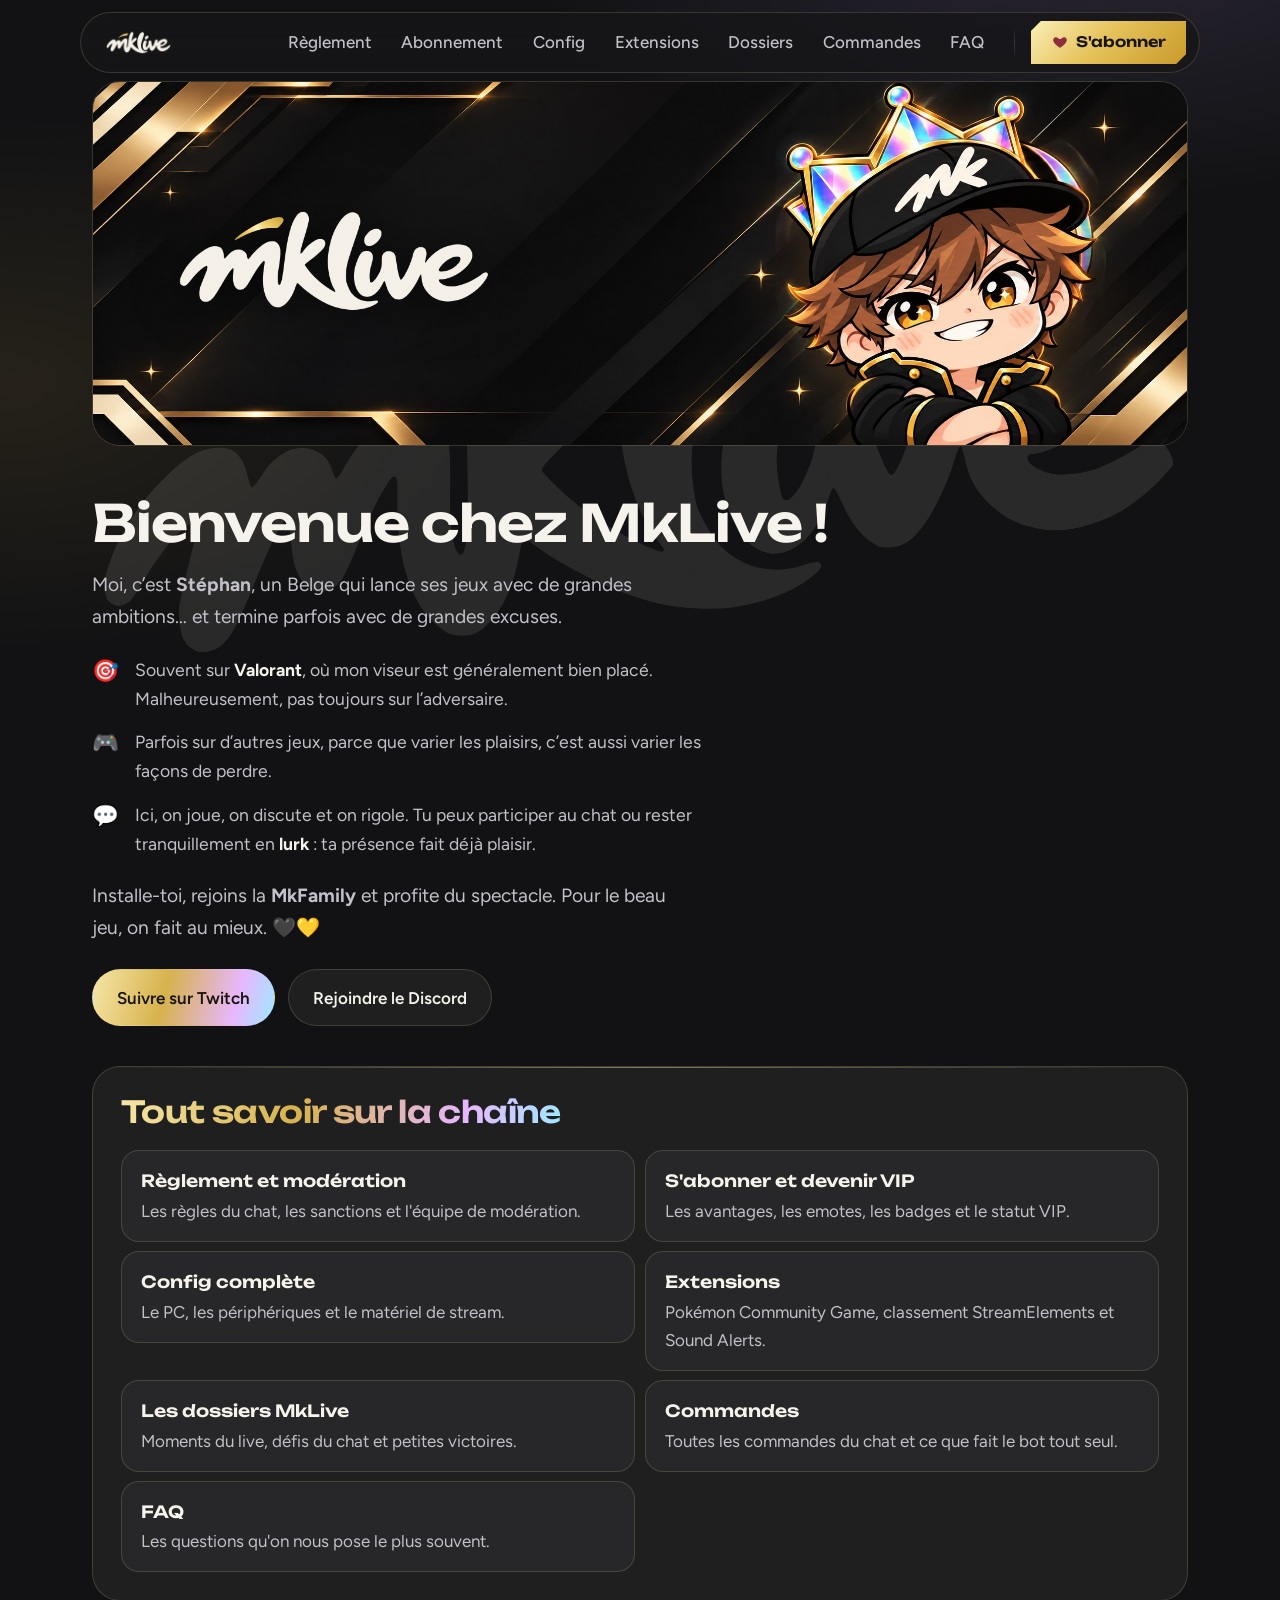
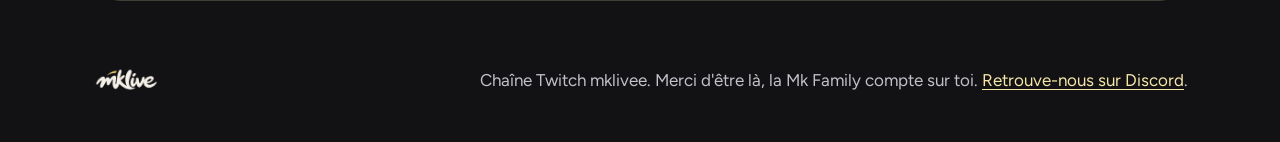
<file: index.html>
<!doctype html>
<html lang="fr">
<head>
  <meta charset="utf-8">
  <meta name="viewport" content="width=device-width, initial-scale=1">
  <title>MkLive — Jeux, reacts et discussions</title>
  <meta name="description" content="Bienvenue chez MkLive : jeux, reacts et discussions. Règlement, abonnement, config, extensions, commandes et FAQ de la Mk Family.">
  <meta name="theme-color" content="#121214">
  <link rel="preload" href="assets/fonts/unbounded-latin-wght.woff2" as="font" type="font/woff2" crossorigin>
  <link rel="preload" href="assets/fonts/figtree-latin-wght.woff2" as="font" type="font/woff2" crossorigin>
  <link rel="stylesheet" href="assets/css/style.css">
  <script src="assets/js/site.js" defer></script>
</head>
<body>
  <a class="lien-evitement" href="#contenu">Aller au contenu</a>

  <div class="filigrane" aria-hidden="true">
    <object id="filigrane-svg" data="assets/img/logo/logo-anime.svg" type="image/svg+xml"><img src="assets/img/logo/logo-mklive-transparent.png" alt=""></object>
  </div>

  <header class="entete">
    <div class="entete__contenu">
      <a class="marque" href="./" aria-label="MkLive, accueil"><img src="assets/img/logo/logo-mklive-transparent.png" alt="MkLive"></a>
      <nav aria-label="Pages du site">
        <ul class="menu">
          <li><a href="regles/">Règlement</a></li>
          <li><a href="abonner/">Abonnement</a></li>
          <li><a href="setup/">Config</a></li>
          <li><a href="extensions/">Extensions</a></li>
          <li><a href="dossiers/">Dossiers</a></li>
          <li><a href="commandes/">Commandes</a></li>
          <li><a href="faq/">FAQ</a></li>
        </ul>
      </nav>
      <span class="entete__sep" aria-hidden="true"></span>
      <a class="entete__cta" href="https://www.twitch.tv/subs/mklivee" aria-label="S'abonner sur Twitch"><svg class="entete__coeur" viewBox="0 0 24 24" width="16" height="16" aria-hidden="true" focusable="false"><path fill="currentColor" d="M12 21s-7.5-4.7-9.6-9.2C.9 8.5 2.6 5 6 5c2 0 3.4 1.1 4.2 2.4h3.6C14.6 6.1 16 5 18 5c3.4 0 5.1 3.5 3.6 6.8C19.5 16.3 12 21 12 21z"/></svg><span>S'abonner</span></a>
    </div>
  </header>

  <div class="banniere">
    <img class="banniere__fond" src="assets/img/logo/banniere-v2.jpg" alt="" width="2172" height="724">
    <img class="banniere__logo" src="assets/img/logo/logo-mklive-transparent.png" alt="MkLive, jeux, reacts et discussions" width="2400" height="1000">
  </div>

  <main id="contenu" class="page">
    <section class="tete-page">
      <div>
        <h1>Bienvenue chez MkLive !</h1>
        <p class="chapeau">Moi, c’est <strong>Stéphan</strong>, un Belge qui lance ses jeux avec de grandes ambitions… et termine parfois avec de grandes excuses.</p>
        <ul class="presentation">
          <li><span aria-hidden="true">🎯</span><p>Souvent sur <strong>Valorant</strong>, où mon viseur est généralement bien placé. Malheureusement, pas toujours sur l’adversaire.</p></li>
          <li><span aria-hidden="true">🎮</span><p>Parfois sur d’autres jeux, parce que varier les plaisirs, c’est aussi varier les façons de perdre.</p></li>
          <li><span aria-hidden="true">💬</span><p>Ici, on joue, on discute et on rigole. Tu peux participer au chat ou rester tranquillement en <strong>lurk</strong> : ta présence fait déjà plaisir.</p></li>
        </ul>
        <p class="chapeau">Installe-toi, rejoins la <strong>MkFamily</strong> et profite du spectacle. Pour le beau jeu, on fait au mieux. 🖤💛</p>
        <div class="actions">
          <a class="bouton bouton--plein" href="https://twitch.tv/mklivee">Suivre sur Twitch</a>
          <a class="bouton" href="https://discord.gg/mRp8CDYbB3">Rejoindre le Discord</a>
        </div>
      </div>
    </section>

    <div class="grille">
      <section class="bloc bloc--large" aria-labelledby="t-pages">
        <h2 id="t-pages">Tout savoir sur la chaîne</h2>
        <ul class="sommaire">
          <li><a href="regles/"><strong>Règlement et modération</strong><span>Les règles du chat, les sanctions et l'équipe de modération.</span></a></li>
          <li><a href="abonner/"><strong>S'abonner et devenir VIP</strong><span>Les avantages, les emotes, les badges et le statut VIP.</span></a></li>
          <li><a href="setup/"><strong>Config complète</strong><span>Le PC, les périphériques et le matériel de stream.</span></a></li>
          <li><a href="extensions/"><strong>Extensions</strong><span>Pokémon Community Game, classement StreamElements et Sound Alerts.</span></a></li>
          <li><a href="dossiers/"><strong>Les dossiers MkLive</strong><span>Moments du live, défis du chat et petites victoires.</span></a></li>
          <li><a href="commandes/"><strong>Commandes</strong><span>Toutes les commandes du chat et ce que fait le bot tout seul.</span></a></li>
          <li><a href="faq/"><strong>FAQ</strong><span>Les questions qu'on nous pose le plus souvent.</span></a></li>
        </ul>
      </section>
    </div>
  </main>

  <footer class="pied">
    <div class="pied__contenu">
      <img src="assets/img/logo/logo-mklive-transparent.png" alt="MkLive">
      <p>Chaîne Twitch mklivee. Merci d'être là, la Mk Family compte sur toi. <a href="https://discord.gg/mRp8CDYbB3">Retrouve-nous sur Discord</a>.</p>
    </div>
  </footer>
</body>
</html>
</file>
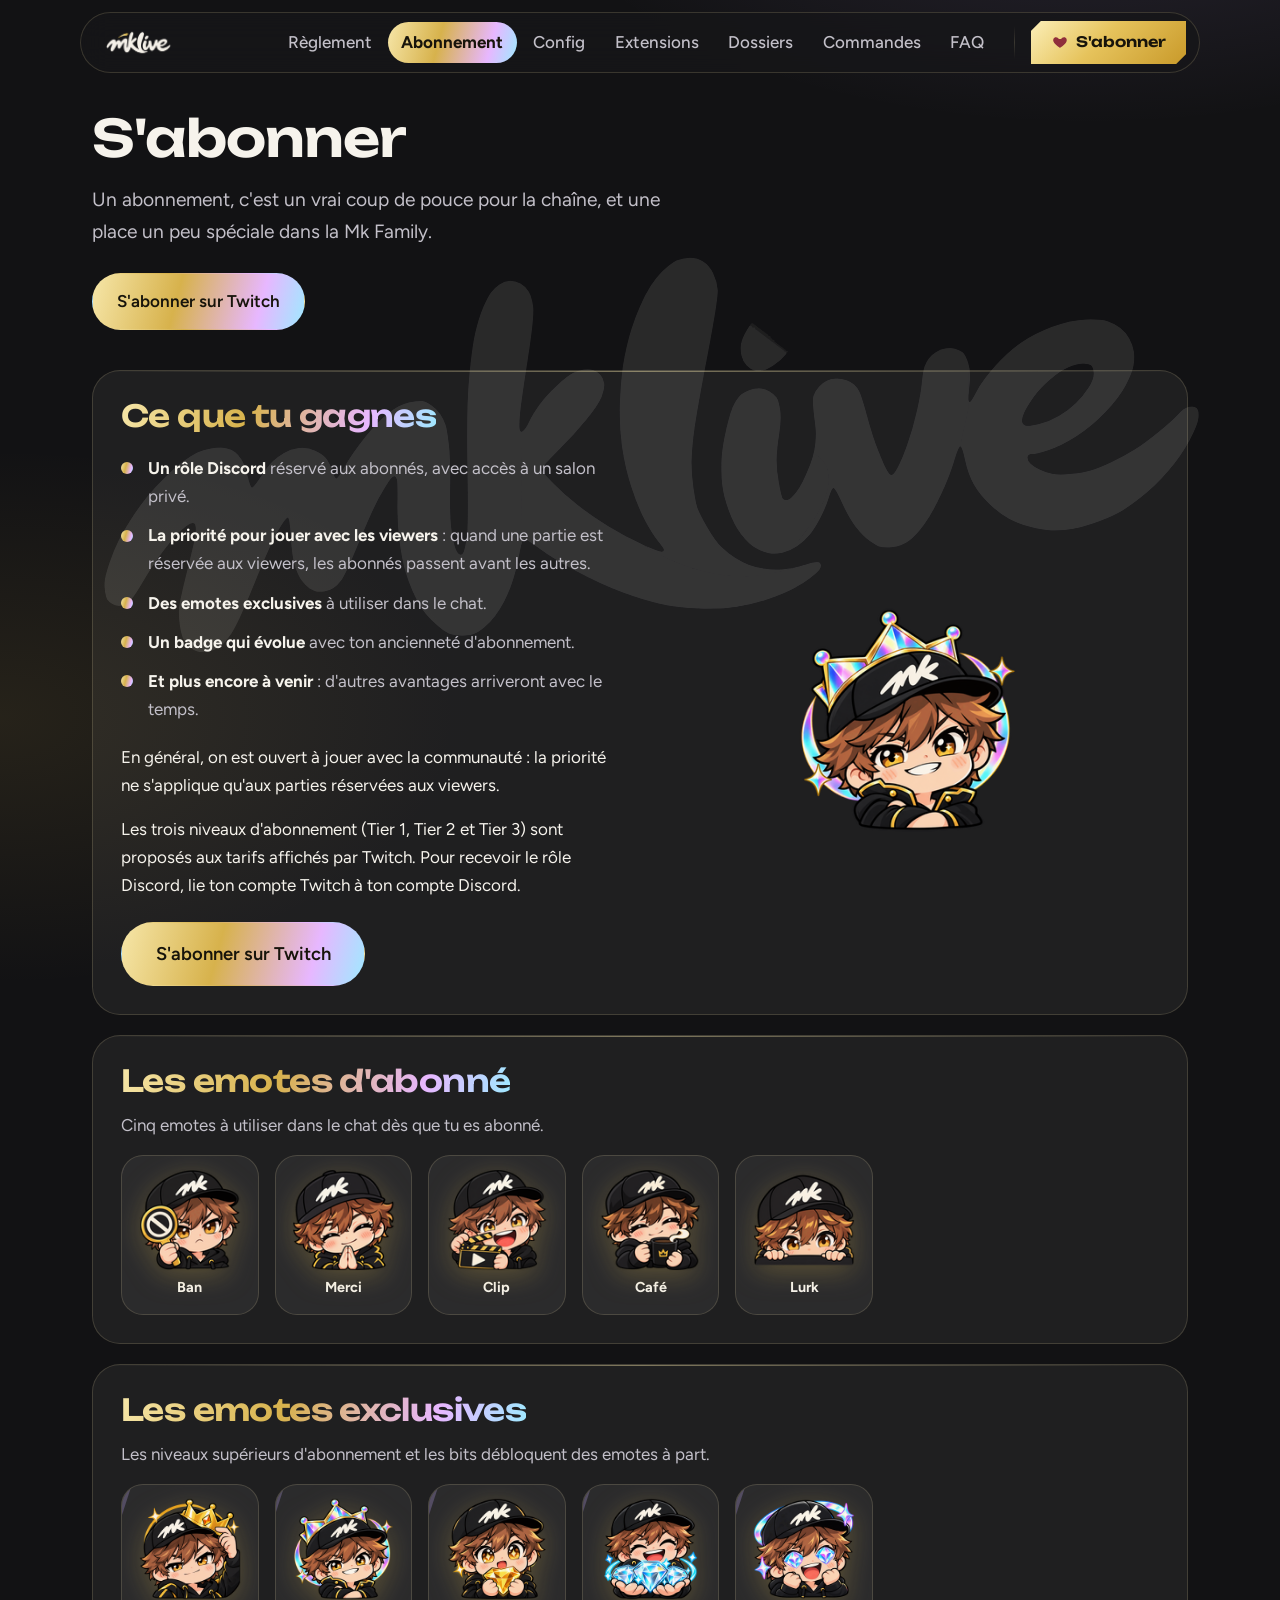
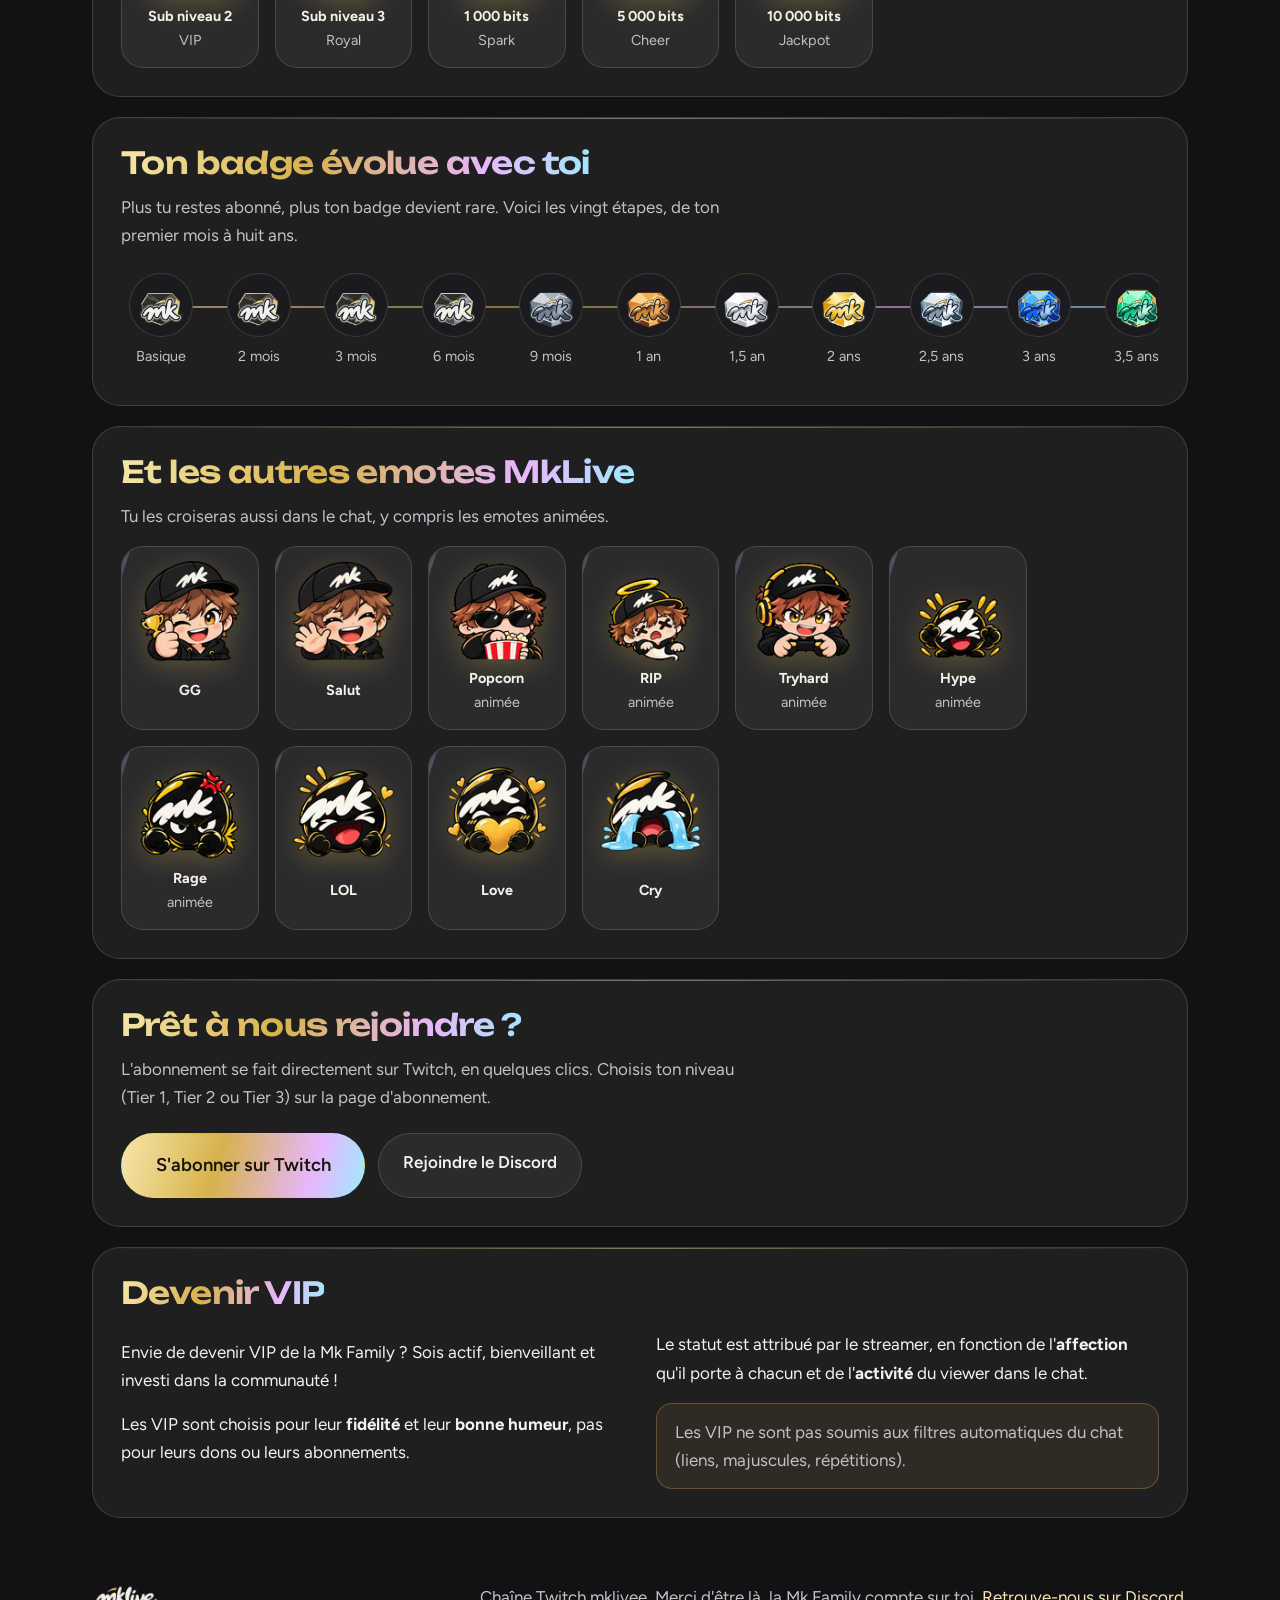
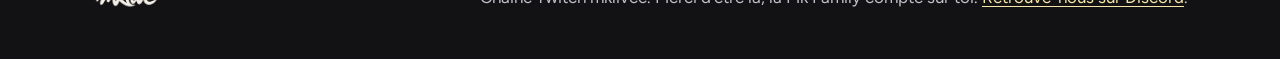
<file: abonner/index.html>
<!doctype html>
<html lang="fr">
<head>
  <meta charset="utf-8">
  <meta name="viewport" content="width=device-width, initial-scale=1">
  <title>S'abonner et devenir VIP — MkLive</title>
  <meta name="description" content="Les avantages de l'abonnement MkLive (rôle Discord, priorité pour jouer avec les viewers, emotes exclusives, badges d'ancienneté) et comment devenir VIP.">
  <meta name="theme-color" content="#121214">
  <link rel="preload" href="../assets/fonts/unbounded-latin-wght.woff2" as="font" type="font/woff2" crossorigin>
  <link rel="preload" href="../assets/fonts/figtree-latin-wght.woff2" as="font" type="font/woff2" crossorigin>
  <link rel="stylesheet" href="../assets/css/style.css">
  <script src="../assets/js/site.js" defer></script>
</head>
<body>
  <a class="lien-evitement" href="#contenu">Aller au contenu</a>

  <div class="filigrane" aria-hidden="true">
    <object id="filigrane-svg" data="../assets/img/logo/logo-anime.svg" type="image/svg+xml"><img src="../assets/img/logo/logo-mklive-transparent.png" alt=""></object>
  </div>

  <header class="entete">
    <div class="entete__contenu">
      <a class="marque" href="../" aria-label="MkLive, accueil"><img src="../assets/img/logo/logo-mklive-transparent.png" alt="MkLive"></a>
      <nav aria-label="Pages du site">
        <ul class="menu">
          <li><a href="../regles/">Règlement</a></li>
          <li><a href="../abonner/" aria-current="page">Abonnement</a></li>
          <li><a href="../setup/">Config</a></li>
          <li><a href="../extensions/">Extensions</a></li>
          <li><a href="../dossiers/">Dossiers</a></li>
          <li><a href="../commandes/">Commandes</a></li>
          <li><a href="../faq/">FAQ</a></li>
        </ul>
      </nav>
      <span class="entete__sep" aria-hidden="true"></span>
      <a class="entete__cta" href="https://www.twitch.tv/subs/mklivee" aria-label="S'abonner sur Twitch"><svg class="entete__coeur" viewBox="0 0 24 24" width="16" height="16" aria-hidden="true" focusable="false"><path fill="currentColor" d="M12 21s-7.5-4.7-9.6-9.2C.9 8.5 2.6 5 6 5c2 0 3.4 1.1 4.2 2.4h3.6C14.6 6.1 16 5 18 5c3.4 0 5.1 3.5 3.6 6.8C19.5 16.3 12 21 12 21z"/></svg><span>S'abonner</span></a>
    </div>
  </header>

  <main id="contenu" class="page">
    <section class="tete-page">
      <div>
        <h1>S'abonner</h1>
        <p class="chapeau">Un abonnement, c'est un vrai coup de pouce pour la chaîne, et une place un peu spéciale dans la Mk Family.</p>
        <div class="actions"><a class="bouton bouton--plein" href="https://www.twitch.tv/subs/mklivee">S'abonner sur Twitch</a></div>
      </div>
    </section>

    <div class="grille">
      <section class="bloc bloc--large" aria-labelledby="t-avantages">
        <h2 id="t-avantages">Ce que tu gagnes</h2>
        <div class="duo">
          <div>
            <ul class="avantages">
              <li><strong>Un rôle Discord</strong> réservé aux abonnés, avec accès à un salon privé.</li>
              <li><strong>La priorité pour jouer avec les viewers</strong> : quand une partie est réservée aux viewers, les abonnés passent avant les autres.</li>
              <li><strong>Des emotes exclusives</strong> à utiliser dans le chat.</li>
              <li><strong>Un badge qui évolue</strong> avec ton ancienneté d'abonnement.</li>
              <li><strong>Et plus encore à venir</strong> : d'autres avantages arriveront avec le temps.</li>
            </ul>
            <p style="margin-top:1.25rem">En général, on est ouvert à jouer avec la communauté : la priorité ne s'applique qu'aux parties réservées aux viewers.</p>
            <p>Les trois niveaux d'abonnement (Tier 1, Tier 2 et Tier 3) sont proposés aux tarifs affichés par Twitch. Pour recevoir le rôle Discord, lie ton compte Twitch à ton compte Discord.</p>
            <div class="actions"><a class="bouton bouton--plein bouton--grand" href="https://www.twitch.tv/subs/mklivee">S'abonner sur Twitch</a></div>
          </div>
          <img src="../assets/img/emotes/MkLive_Chibi_Sub_Niveau_3_ROYAL_FIXE_256.png" alt="Emote MkLive en tenue royale, avec une couronne arc-en-ciel" width="256" height="256" style="width:14rem;height:14rem;object-fit:contain;justify-self:center">
        </div>
      </section>
      <section class="bloc bloc--large" aria-labelledby="t-emotes">
        <h2 id="t-emotes">Les emotes d'abonné</h2>
        <p class="groupe">Cinq emotes à utiliser dans le chat dès que tu es abonné.</p>
        <ul class="emotes">
<li><img src="../assets/img/emotes/MkLive_Chibi_BAN_FIXE_112.png" alt="" width="112" height="112" loading="lazy"><span><b>Ban</b></span></li>
<li><img src="../assets/img/emotes/MkLive_Chibi_MERCI_FIXE_112.png" alt="" width="112" height="112" loading="lazy"><span><b>Merci</b></span></li>
<li><img src="../assets/img/emotes/MkLive_Chibi_CLIP_FIXE_112.png" alt="" width="112" height="112" loading="lazy"><span><b>Clip</b></span></li>
<li><img src="../assets/img/emotes/MkLive_Chibi_CAFE_FIXE_112.png" alt="" width="112" height="112" loading="lazy"><span><b>Café</b></span></li>
<li><img src="../assets/img/emotes/MkLive_Chibi_LURK_FIXE_112.png" alt="" width="112" height="112" loading="lazy"><span><b>Lurk</b></span></li>
        </ul>
      </section>
      <section class="bloc bloc--large" aria-labelledby="t-exclusives">
        <h2 id="t-exclusives">Les emotes exclusives</h2>
        <p class="groupe">Les niveaux supérieurs d'abonnement et les bits débloquent des emotes à part.</p>
        <ul class="emotes">
<li><img src="../assets/img/emotes/MkLive_Chibi_Sub_Niveau_2_VIP_FIXE_256.png" alt="" width="256" height="256" loading="lazy"><span><b>Sub niveau 2</b>VIP</span></li>
<li><img src="../assets/img/emotes/MkLive_Chibi_Sub_Niveau_3_ROYAL_FIXE_256.png" alt="" width="256" height="256" loading="lazy"><span><b>Sub niveau 3</b>Royal</span></li>
<li><img src="../assets/img/emotes/MkLive_Chibi_Bits_1000_SPARK_FIXE_256.png" alt="" width="256" height="256" loading="lazy"><span><b>1 000 bits</b>Spark</span></li>
<li><img src="../assets/img/emotes/MkLive_Chibi_Bits_5000_CHEER_FIXE_256.png" alt="" width="256" height="256" loading="lazy"><span><b>5 000 bits</b>Cheer</span></li>
<li><img src="../assets/img/emotes/MkLive_Chibi_Bits_10000_JACKPOT_FIXE_256.png" alt="" width="256" height="256" loading="lazy"><span><b>10 000 bits</b>Jackpot</span></li>
        </ul>
      </section>
      <section class="bloc bloc--large" aria-labelledby="t-badges">
        <h2 id="t-badges">Ton badge évolue avec toi</h2>
        <p class="groupe">Plus tu restes abonné, plus ton badge devient rare. Voici les vingt étapes, de ton premier mois à huit ans.</p>
        <ol class="parcours">
<li><span class="pastille"><img src="../assets/img/badges/MkLive-P01-Base-72x72.png" alt="" width="72" height="72" loading="lazy"></span>Basique</li>
<li><span class="pastille"><img src="../assets/img/badges/MkLive-P02-Base-72x72.png" alt="" width="72" height="72" loading="lazy"></span>2 mois</li>
<li><span class="pastille"><img src="../assets/img/badges/MkLive-P03-Base-72x72.png" alt="" width="72" height="72" loading="lazy"></span>3 mois</li>
<li><span class="pastille"><img src="../assets/img/badges/MkLive-P04-Base-72x72.png" alt="" width="72" height="72" loading="lazy"></span>6 mois</li>
<li><span class="pastille"><img src="../assets/img/badges/MkLive-P05-Base-72x72.png" alt="" width="72" height="72" loading="lazy"></span>9 mois</li>
<li><span class="pastille"><img src="../assets/img/badges/MkLive-P06-Base-72x72.png" alt="" width="72" height="72" loading="lazy"></span>1 an</li>
<li><span class="pastille"><img src="../assets/img/badges/MkLive-P07-Base-72x72.png" alt="" width="72" height="72" loading="lazy"></span>1,5 an</li>
<li><span class="pastille"><img src="../assets/img/badges/MkLive-P08-Base-72x72.png" alt="" width="72" height="72" loading="lazy"></span>2 ans</li>
<li><span class="pastille"><img src="../assets/img/badges/MkLive-P09-Base-72x72.png" alt="" width="72" height="72" loading="lazy"></span>2,5 ans</li>
<li><span class="pastille"><img src="../assets/img/badges/MkLive-P10-Base-72x72.png" alt="" width="72" height="72" loading="lazy"></span>3 ans</li>
<li><span class="pastille"><img src="../assets/img/badges/MkLive-P11-Base-72x72.png" alt="" width="72" height="72" loading="lazy"></span>3,5 ans</li>
<li><span class="pastille"><img src="../assets/img/badges/MkLive-P12-Base-72x72.png" alt="" width="72" height="72" loading="lazy"></span>4 ans</li>
<li><span class="pastille"><img src="../assets/img/badges/MkLive-P13-Base-72x72.png" alt="" width="72" height="72" loading="lazy"></span>4,5 ans</li>
<li><span class="pastille"><img src="../assets/img/badges/MkLive-P14-Base-72x72.png" alt="" width="72" height="72" loading="lazy"></span>5 ans</li>
<li><span class="pastille"><img src="../assets/img/badges/MkLive-P15-Base-72x72.png" alt="" width="72" height="72" loading="lazy"></span>5,5 ans</li>
<li><span class="pastille"><img src="../assets/img/badges/MkLive-P16-Base-72x72.png" alt="" width="72" height="72" loading="lazy"></span>6 ans</li>
<li><span class="pastille"><img src="../assets/img/badges/MkLive-P17-Base-72x72.png" alt="" width="72" height="72" loading="lazy"></span>6,5 ans</li>
<li><span class="pastille"><img src="../assets/img/badges/MkLive-P18-Base-72x72.png" alt="" width="72" height="72" loading="lazy"></span>7 ans</li>
<li><span class="pastille"><img src="../assets/img/badges/MkLive-P19-Base-72x72.png" alt="" width="72" height="72" loading="lazy"></span>7,5 ans</li>
<li><span class="pastille"><img src="../assets/img/badges/MkLive-P20-Base-72x72.png" alt="" width="72" height="72" loading="lazy"></span>8 ans</li>
        </ol>
      </section>
      <section class="bloc bloc--large" aria-labelledby="t-autres">
        <h2 id="t-autres">Et les autres emotes MkLive</h2>
        <p class="groupe">Tu les croiseras aussi dans le chat, y compris les emotes animées.</p>
        <ul class="emotes">
<li><img src="../assets/img/emotes/MkLive_Chibi_GG_FIXE_112.png" alt="" width="112" height="112" loading="lazy"><span><b>GG</b></span></li>
<li><img src="../assets/img/emotes/MkLive_Chibi_SALUT_FIXE_112.png" alt="" width="112" height="112" loading="lazy"><span><b>Salut</b></span></li>
<li><img src="../assets/img/emotes/MkLive_Chibi_POPCORN_ANIME_112.gif" alt="" width="112" height="112" loading="lazy"><span><b>Popcorn</b>animée</span></li>
<li><img src="../assets/img/emotes/MkLive_Chibi_RIP_ANIME_112.gif" alt="" width="112" height="112" loading="lazy"><span><b>RIP</b>animée</span></li>
<li><img src="../assets/img/emotes/MkLive_Chibi_TRYHARD_ANIME_112.gif" alt="" width="112" height="112" loading="lazy"><span><b>Tryhard</b>animée</span></li>
<li><img src="../assets/img/emotes/MkLive_Mascotte_HYPE_ANIME_112.gif" alt="" width="112" height="112" loading="lazy"><span><b>Hype</b>animée</span></li>
<li><img src="../assets/img/emotes/MkLive_Mascotte_RAGE_ANIME_112.gif" alt="" width="112" height="112" loading="lazy"><span><b>Rage</b>animée</span></li>
<li><img src="../assets/img/emotes/MkLive_Mascotte_LOL_FIXE_112.png" alt="" width="112" height="112" loading="lazy"><span><b>LOL</b></span></li>
<li><img src="../assets/img/emotes/MkLive_Mascotte_LOVE_FIXE_112.png" alt="" width="112" height="112" loading="lazy"><span><b>Love</b></span></li>
<li><img src="../assets/img/emotes/MkLive_Mascotte_CRY_FIXE_112.png" alt="" width="112" height="112" loading="lazy"><span><b>Cry</b></span></li>
        </ul>
      </section>
      <section class="bloc bloc--large" aria-labelledby="t-cta">
        <h2 id="t-cta">Prêt à nous rejoindre ?</h2>
        <p class="groupe">L'abonnement se fait directement sur Twitch, en quelques clics. Choisis ton niveau (Tier 1, Tier 2 ou Tier 3) sur la page d'abonnement.</p>
        <div class="actions"><a class="bouton bouton--plein bouton--grand" href="https://www.twitch.tv/subs/mklivee">S'abonner sur Twitch</a><a class="bouton" href="https://discord.gg/mRp8CDYbB3">Rejoindre le Discord</a></div>
      </section>
      <section class="bloc bloc--large" aria-labelledby="vip">
        <h2 id="vip">Devenir VIP</h2>
        <div class="duo">
          <div>
            <p>Envie de devenir VIP de la Mk Family ? Sois actif, bienveillant et investi dans la communauté !</p>
            <p>Les VIP sont choisis pour leur <strong>fidélité</strong> et leur <strong>bonne humeur</strong>, pas pour leurs dons ou leurs abonnements.</p>
          </div>
          <div>
            <p>Le statut est attribué par le streamer, en fonction de l'<strong>affection</strong> qu'il porte à chacun et de l'<strong>activité</strong> du viewer dans le chat.</p>
            <div class="note"><p>Les VIP ne sont pas soumis aux filtres automatiques du chat (liens, majuscules, répétitions).</p></div>
          </div>
        </div>
      </section>
    </div>
  </main>

  <footer class="pied">
    <div class="pied__contenu">
      <img src="../assets/img/logo/logo-mklive-transparent.png" alt="MkLive">
      <p>Chaîne Twitch mklivee. Merci d'être là, la Mk Family compte sur toi. <a href="https://discord.gg/mRp8CDYbB3">Retrouve-nous sur Discord</a>.</p>
    </div>
  </footer>
</body>
</html>
</file>
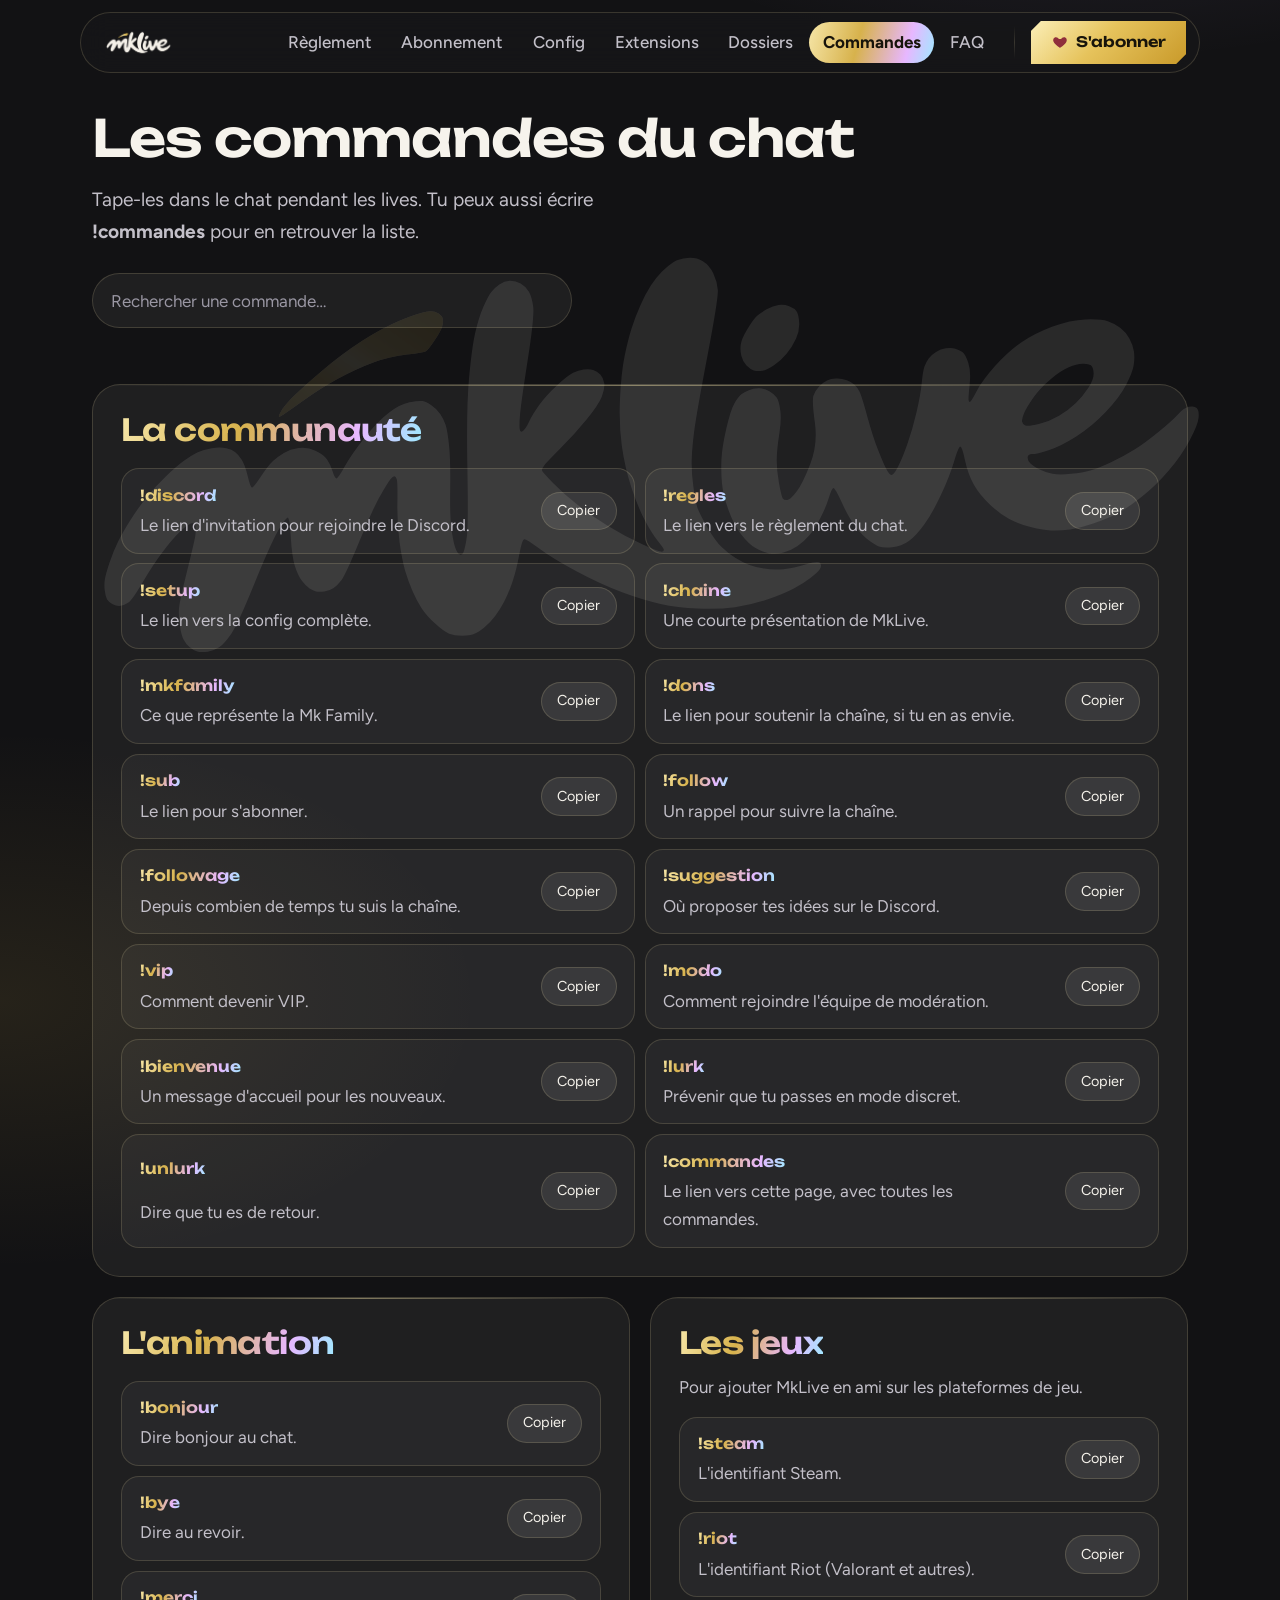
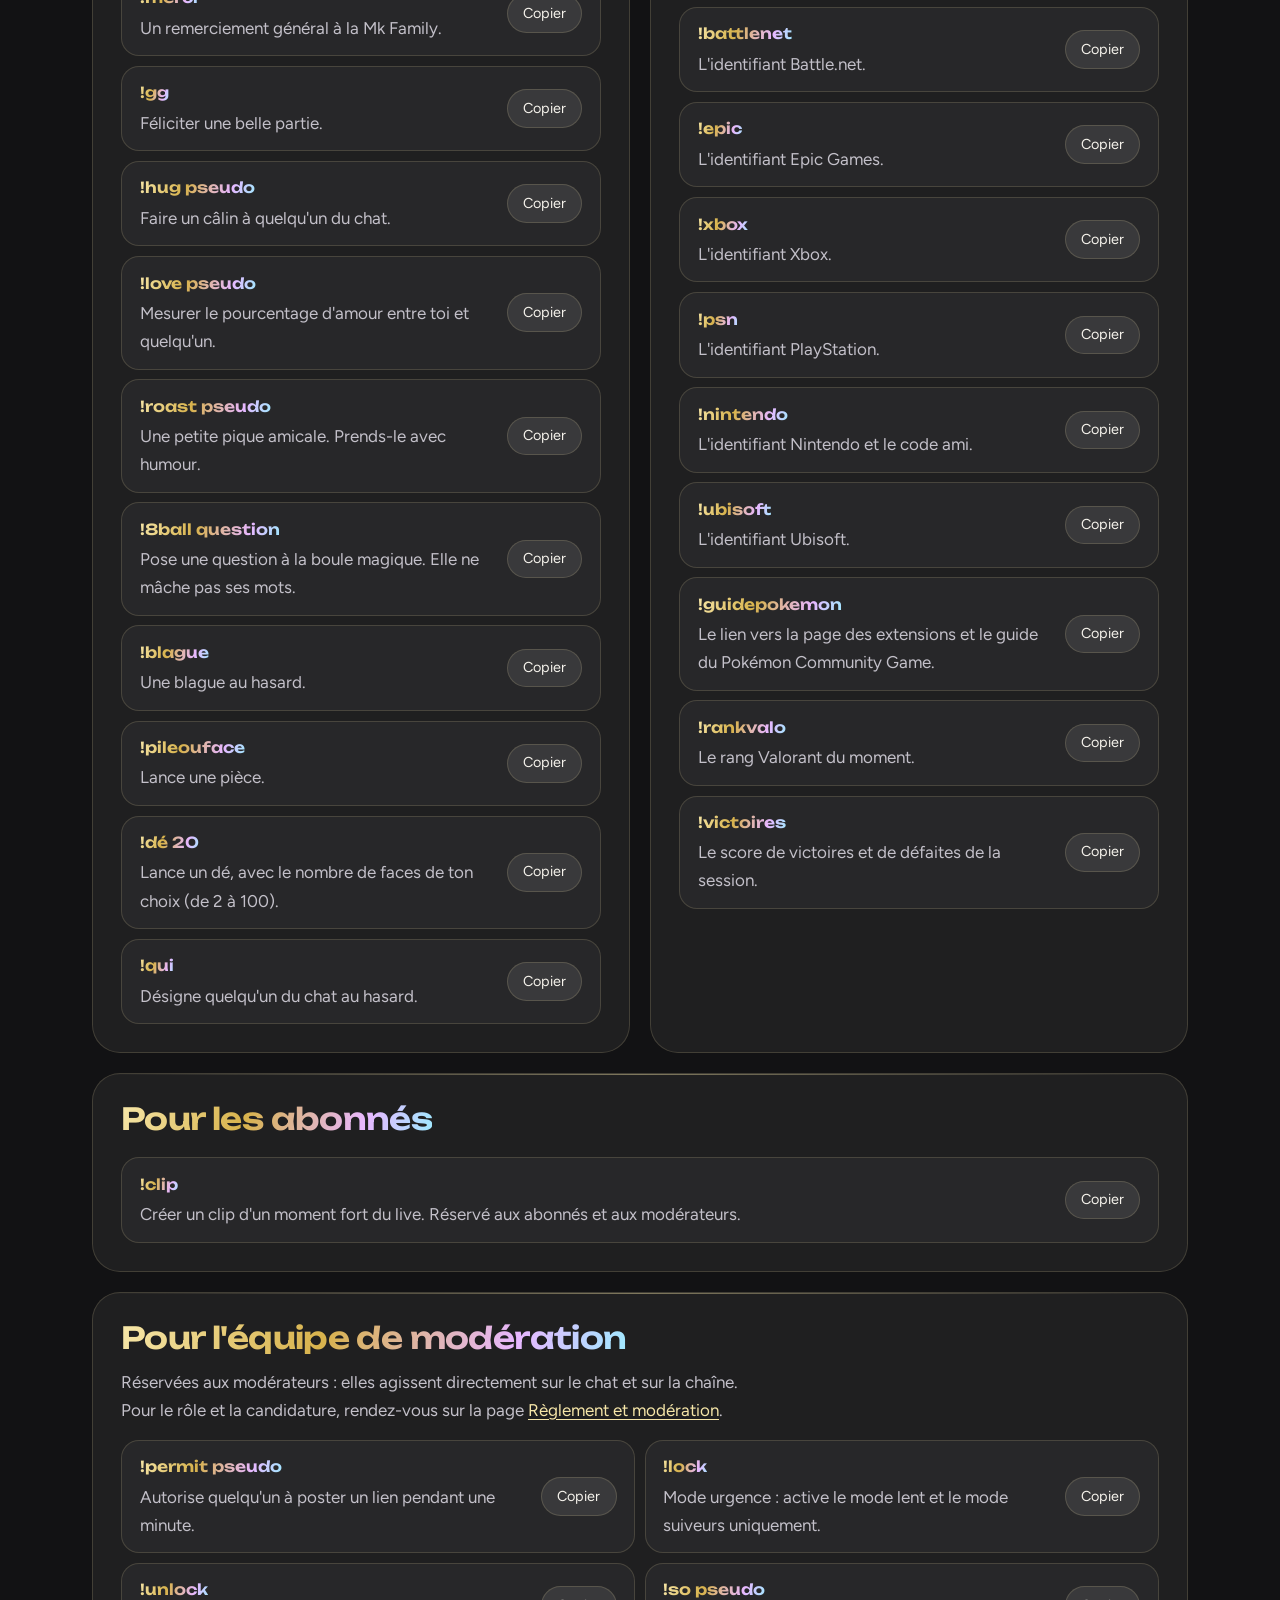
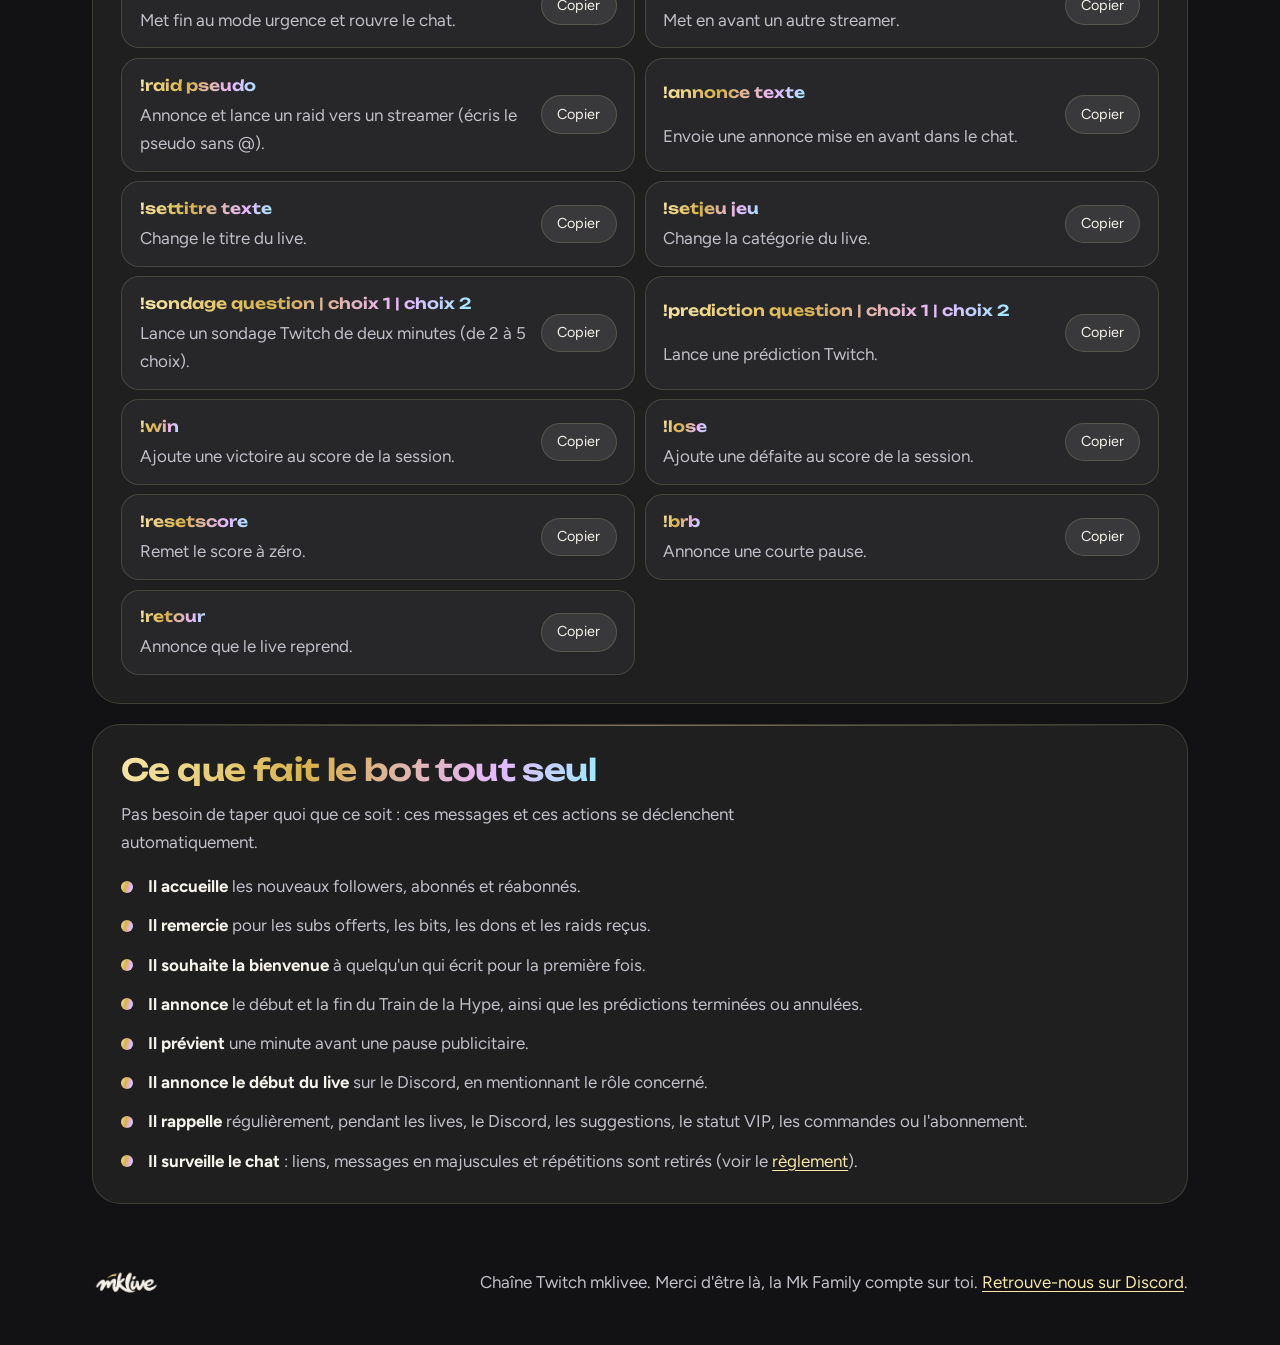
<file: commandes/index.html>
<!doctype html>
<html lang="fr">
<head>
  <meta charset="utf-8">
  <meta name="viewport" content="width=device-width, initial-scale=1">
  <title>Les commandes du chat — MkLive</title>
  <meta name="description" content="Toutes les commandes du chat de MkLive (communauté, animation, jeux, abonnés, équipe de modération) et ce que fait le bot automatiquement.">
  <meta name="theme-color" content="#121214">
  <link rel="preload" href="../assets/fonts/unbounded-latin-wght.woff2" as="font" type="font/woff2" crossorigin>
  <link rel="preload" href="../assets/fonts/figtree-latin-wght.woff2" as="font" type="font/woff2" crossorigin>
  <link rel="stylesheet" href="../assets/css/style.css">
  <script src="../assets/js/site.js" defer></script>
</head>
<body>
  <a class="lien-evitement" href="#contenu">Aller au contenu</a>

  <div class="filigrane" aria-hidden="true">
    <object id="filigrane-svg" data="../assets/img/logo/logo-anime.svg" type="image/svg+xml"><img src="../assets/img/logo/logo-mklive-transparent.png" alt=""></object>
  </div>

  <header class="entete">
    <div class="entete__contenu">
      <a class="marque" href="../" aria-label="MkLive, accueil"><img src="../assets/img/logo/logo-mklive-transparent.png" alt="MkLive"></a>
      <nav aria-label="Pages du site">
        <ul class="menu">
          <li><a href="../regles/">Règlement</a></li>
          <li><a href="../abonner/">Abonnement</a></li>
          <li><a href="../setup/">Config</a></li>
          <li><a href="../extensions/">Extensions</a></li>
          <li><a href="../dossiers/">Dossiers</a></li>
          <li><a href="../commandes/" aria-current="page">Commandes</a></li>
          <li><a href="../faq/">FAQ</a></li>
        </ul>
      </nav>
      <span class="entete__sep" aria-hidden="true"></span>
      <a class="entete__cta" href="https://www.twitch.tv/subs/mklivee" aria-label="S'abonner sur Twitch"><svg class="entete__coeur" viewBox="0 0 24 24" width="16" height="16" aria-hidden="true" focusable="false"><path fill="currentColor" d="M12 21s-7.5-4.7-9.6-9.2C.9 8.5 2.6 5 6 5c2 0 3.4 1.1 4.2 2.4h3.6C14.6 6.1 16 5 18 5c3.4 0 5.1 3.5 3.6 6.8C19.5 16.3 12 21 12 21z"/></svg><span>S'abonner</span></a>
    </div>
  </header>

  <main id="contenu" class="page">
    <section class="tete-page">
      <div>
        <h1>Les commandes du chat</h1>
        <p class="chapeau">Tape-les dans le chat pendant les lives. Tu peux aussi écrire <strong>!commandes</strong> pour en retrouver la liste.</p>
        <div style="max-width:30rem;margin-top:1.6rem"><label class="sr-only" for="recherche">Rechercher une commande</label><input class="recherche" id="recherche" type="search" placeholder="Rechercher une commande…" autocomplete="off"></div>
      </div>
    </section>

    <div class="grille">
      <section class="bloc bloc--large" aria-labelledby="t-commu">
        <h2 id="t-commu">La communauté</h2>
<ul class="commandes commandes--deux">
<li class="commande"><code>!discord</code><p>Le lien d'invitation pour rejoindre le Discord.</p><button class="copier" type="button" data-texte="!discord">Copier</button></li>
<li class="commande"><code>!regles</code><p>Le lien vers le règlement du chat.</p><button class="copier" type="button" data-texte="!regles">Copier</button></li>
<li class="commande"><code>!setup</code><p>Le lien vers la config complète.</p><button class="copier" type="button" data-texte="!setup">Copier</button></li>
<li class="commande"><code>!chaine</code><p>Une courte présentation de MkLive.</p><button class="copier" type="button" data-texte="!chaine">Copier</button></li>
<li class="commande"><code>!mkfamily</code><p>Ce que représente la Mk Family.</p><button class="copier" type="button" data-texte="!mkfamily">Copier</button></li>
<li class="commande"><code>!dons</code><p>Le lien pour soutenir la chaîne, si tu en as envie.</p><button class="copier" type="button" data-texte="!dons">Copier</button></li>
<li class="commande"><code>!sub</code><p>Le lien pour s'abonner.</p><button class="copier" type="button" data-texte="!sub">Copier</button></li>
<li class="commande"><code>!follow</code><p>Un rappel pour suivre la chaîne.</p><button class="copier" type="button" data-texte="!follow">Copier</button></li>
<li class="commande"><code>!followage</code><p>Depuis combien de temps tu suis la chaîne.</p><button class="copier" type="button" data-texte="!followage">Copier</button></li>
<li class="commande"><code>!suggestion</code><p>Où proposer tes idées sur le Discord.</p><button class="copier" type="button" data-texte="!suggestion">Copier</button></li>
<li class="commande"><code>!vip</code><p>Comment devenir VIP.</p><button class="copier" type="button" data-texte="!vip">Copier</button></li>
<li class="commande"><code>!modo</code><p>Comment rejoindre l'équipe de modération.</p><button class="copier" type="button" data-texte="!modo">Copier</button></li>
<li class="commande"><code>!bienvenue</code><p>Un message d'accueil pour les nouveaux.</p><button class="copier" type="button" data-texte="!bienvenue">Copier</button></li>
<li class="commande"><code>!lurk</code><p>Prévenir que tu passes en mode discret.</p><button class="copier" type="button" data-texte="!lurk">Copier</button></li>
<li class="commande"><code>!unlurk</code><p>Dire que tu es de retour.</p><button class="copier" type="button" data-texte="!unlurk">Copier</button></li>
<li class="commande"><code>!commandes</code><p>Le lien vers cette page, avec toutes les commandes.</p><button class="copier" type="button" data-texte="!commandes">Copier</button></li>
</ul>
      </section>
      <section class="bloc bloc--moitie" aria-labelledby="t-anim">
        <h2 id="t-anim">L'animation</h2>
<ul class="commandes">
<li class="commande"><code>!bonjour</code><p>Dire bonjour au chat.</p><button class="copier" type="button" data-texte="!bonjour">Copier</button></li>
<li class="commande"><code>!bye</code><p>Dire au revoir.</p><button class="copier" type="button" data-texte="!bye">Copier</button></li>
<li class="commande"><code>!merci</code><p>Un remerciement général à la Mk Family.</p><button class="copier" type="button" data-texte="!merci">Copier</button></li>
<li class="commande"><code>!gg</code><p>Féliciter une belle partie.</p><button class="copier" type="button" data-texte="!gg">Copier</button></li>
<li class="commande"><code>!hug pseudo</code><p>Faire un câlin à quelqu'un du chat.</p><button class="copier" type="button" data-texte="!hug ">Copier</button></li>
<li class="commande"><code>!love pseudo</code><p>Mesurer le pourcentage d'amour entre toi et quelqu'un.</p><button class="copier" type="button" data-texte="!love ">Copier</button></li>
<li class="commande"><code>!roast pseudo</code><p>Une petite pique amicale. Prends-le avec humour.</p><button class="copier" type="button" data-texte="!roast ">Copier</button></li>
<li class="commande"><code>!8ball question</code><p>Pose une question à la boule magique. Elle ne mâche pas ses mots.</p><button class="copier" type="button" data-texte="!8ball ">Copier</button></li>
<li class="commande"><code>!blague</code><p>Une blague au hasard.</p><button class="copier" type="button" data-texte="!blague">Copier</button></li>
<li class="commande"><code>!pileouface</code><p>Lance une pièce.</p><button class="copier" type="button" data-texte="!pileouface">Copier</button></li>
<li class="commande"><code>!dé 20</code><p>Lance un dé, avec le nombre de faces de ton choix (de 2 à 100).</p><button class="copier" type="button" data-texte="!dé ">Copier</button></li>
<li class="commande"><code>!qui</code><p>Désigne quelqu'un du chat au hasard.</p><button class="copier" type="button" data-texte="!qui">Copier</button></li>
</ul>
      </section>
      <section class="bloc bloc--moitie" aria-labelledby="t-jeux">
        <h2 id="t-jeux">Les jeux</h2>
        <p class="groupe">Pour ajouter MkLive en ami sur les plateformes de jeu.</p>
<ul class="commandes">
<li class="commande"><code>!steam</code><p>L'identifiant Steam.</p><button class="copier" type="button" data-texte="!steam">Copier</button></li>
<li class="commande"><code>!riot</code><p>L'identifiant Riot (Valorant et autres).</p><button class="copier" type="button" data-texte="!riot">Copier</button></li>
<li class="commande"><code>!battlenet</code><p>L'identifiant Battle.net.</p><button class="copier" type="button" data-texte="!battlenet">Copier</button></li>
<li class="commande"><code>!epic</code><p>L'identifiant Epic Games.</p><button class="copier" type="button" data-texte="!epic">Copier</button></li>
<li class="commande"><code>!xbox</code><p>L'identifiant Xbox.</p><button class="copier" type="button" data-texte="!xbox">Copier</button></li>
<li class="commande"><code>!psn</code><p>L'identifiant PlayStation.</p><button class="copier" type="button" data-texte="!psn">Copier</button></li>
<li class="commande"><code>!nintendo</code><p>L'identifiant Nintendo et le code ami.</p><button class="copier" type="button" data-texte="!nintendo">Copier</button></li>
<li class="commande"><code>!ubisoft</code><p>L'identifiant Ubisoft.</p><button class="copier" type="button" data-texte="!ubisoft">Copier</button></li>
<li class="commande"><code>!guidepokemon</code><p>Le lien vers la page des extensions et le guide du Pokémon Community Game.</p><button class="copier" type="button" data-texte="!guidepokemon">Copier</button></li>
<li class="commande"><code>!rankvalo</code><p>Le rang Valorant du moment.</p><button class="copier" type="button" data-texte="!rankvalo">Copier</button></li>
<li class="commande"><code>!victoires</code><p>Le score de victoires et de défaites de la session.</p><button class="copier" type="button" data-texte="!victoires">Copier</button></li>
</ul>
      </section>
      <section class="bloc bloc--large" aria-labelledby="t-abos">
        <h2 id="t-abos">Pour les abonnés</h2>
<ul class="commandes">
<li class="commande"><code>!clip</code><p>Créer un clip d'un moment fort du live. Réservé aux abonnés et aux modérateurs.</p><button class="copier" type="button" data-texte="!clip">Copier</button></li>
</ul>
      </section>
      <section class="bloc bloc--large" aria-labelledby="equipe">
        <h2 id="equipe">Pour l'équipe de modération</h2>
        <p class="groupe">Réservées aux modérateurs : elles agissent directement sur le chat et sur la chaîne. Pour le rôle et la candidature, rendez-vous sur la page <a href="../regles/#equipe">Règlement et modération</a>.</p>
<ul class="commandes commandes--deux">
<li class="commande"><code>!permit pseudo</code><p>Autorise quelqu'un à poster un lien pendant une minute.</p><button class="copier" type="button" data-texte="!permit ">Copier</button></li>
<li class="commande"><code>!lock</code><p>Mode urgence : active le mode lent et le mode suiveurs uniquement.</p><button class="copier" type="button" data-texte="!lock">Copier</button></li>
<li class="commande"><code>!unlock</code><p>Met fin au mode urgence et rouvre le chat.</p><button class="copier" type="button" data-texte="!unlock">Copier</button></li>
<li class="commande"><code>!so pseudo</code><p>Met en avant un autre streamer.</p><button class="copier" type="button" data-texte="!so ">Copier</button></li>
<li class="commande"><code>!raid pseudo</code><p>Annonce et lance un raid vers un streamer (écris le pseudo sans @).</p><button class="copier" type="button" data-texte="!raid ">Copier</button></li>
<li class="commande"><code>!annonce texte</code><p>Envoie une annonce mise en avant dans le chat.</p><button class="copier" type="button" data-texte="!annonce ">Copier</button></li>
<li class="commande"><code>!settitre texte</code><p>Change le titre du live.</p><button class="copier" type="button" data-texte="!settitre ">Copier</button></li>
<li class="commande"><code>!setjeu jeu</code><p>Change la catégorie du live.</p><button class="copier" type="button" data-texte="!setjeu ">Copier</button></li>
<li class="commande"><code>!sondage question | choix 1 | choix 2</code><p>Lance un sondage Twitch de deux minutes (de 2 à 5 choix).</p><button class="copier" type="button" data-texte="!sondage ">Copier</button></li>
<li class="commande"><code>!prediction question | choix 1 | choix 2</code><p>Lance une prédiction Twitch.</p><button class="copier" type="button" data-texte="!prediction ">Copier</button></li>
<li class="commande"><code>!win</code><p>Ajoute une victoire au score de la session.</p><button class="copier" type="button" data-texte="!win">Copier</button></li>
<li class="commande"><code>!lose</code><p>Ajoute une défaite au score de la session.</p><button class="copier" type="button" data-texte="!lose">Copier</button></li>
<li class="commande"><code>!resetscore</code><p>Remet le score à zéro.</p><button class="copier" type="button" data-texte="!resetscore">Copier</button></li>
<li class="commande"><code>!brb</code><p>Annonce une courte pause.</p><button class="copier" type="button" data-texte="!brb">Copier</button></li>
<li class="commande"><code>!retour</code><p>Annonce que le live reprend.</p><button class="copier" type="button" data-texte="!retour">Copier</button></li>
</ul>
        <p class="aucun" id="aucun" hidden>Aucune commande ne correspond à ta recherche.</p>
      </section>
      <section class="bloc bloc--large" aria-labelledby="auto">
        <h2 id="auto">Ce que fait le bot tout seul</h2>
        <p class="groupe">Pas besoin de taper quoi que ce soit : ces messages et ces actions se déclenchent automatiquement.</p>
        <ul class="avantages">
          <li><strong>Il accueille</strong> les nouveaux followers, abonnés et réabonnés.</li>
          <li><strong>Il remercie</strong> pour les subs offerts, les bits, les dons et les raids reçus.</li>
          <li><strong>Il souhaite la bienvenue</strong> à quelqu'un qui écrit pour la première fois.</li>
          <li><strong>Il annonce</strong> le début et la fin du Train de la Hype, ainsi que les prédictions terminées ou annulées.</li>
          <li><strong>Il prévient</strong> une minute avant une pause publicitaire.</li>
          <li><strong>Il annonce le début du live</strong> sur le Discord, en mentionnant le rôle concerné.</li>
          <li><strong>Il rappelle</strong> régulièrement, pendant les lives, le Discord, les suggestions, le statut VIP, les commandes ou l'abonnement.</li>
          <li><strong>Il surveille le chat</strong> : liens, messages en majuscules et répétitions sont retirés (voir le <a href="../regles/">règlement</a>).</li>
        </ul>
      </section>
    </div>
  </main>

  <footer class="pied">
    <div class="pied__contenu">
      <img src="../assets/img/logo/logo-mklive-transparent.png" alt="MkLive">
      <p>Chaîne Twitch mklivee. Merci d'être là, la Mk Family compte sur toi. <a href="https://discord.gg/mRp8CDYbB3">Retrouve-nous sur Discord</a>.</p>
    </div>
  </footer>
</body>
</html>
</file>
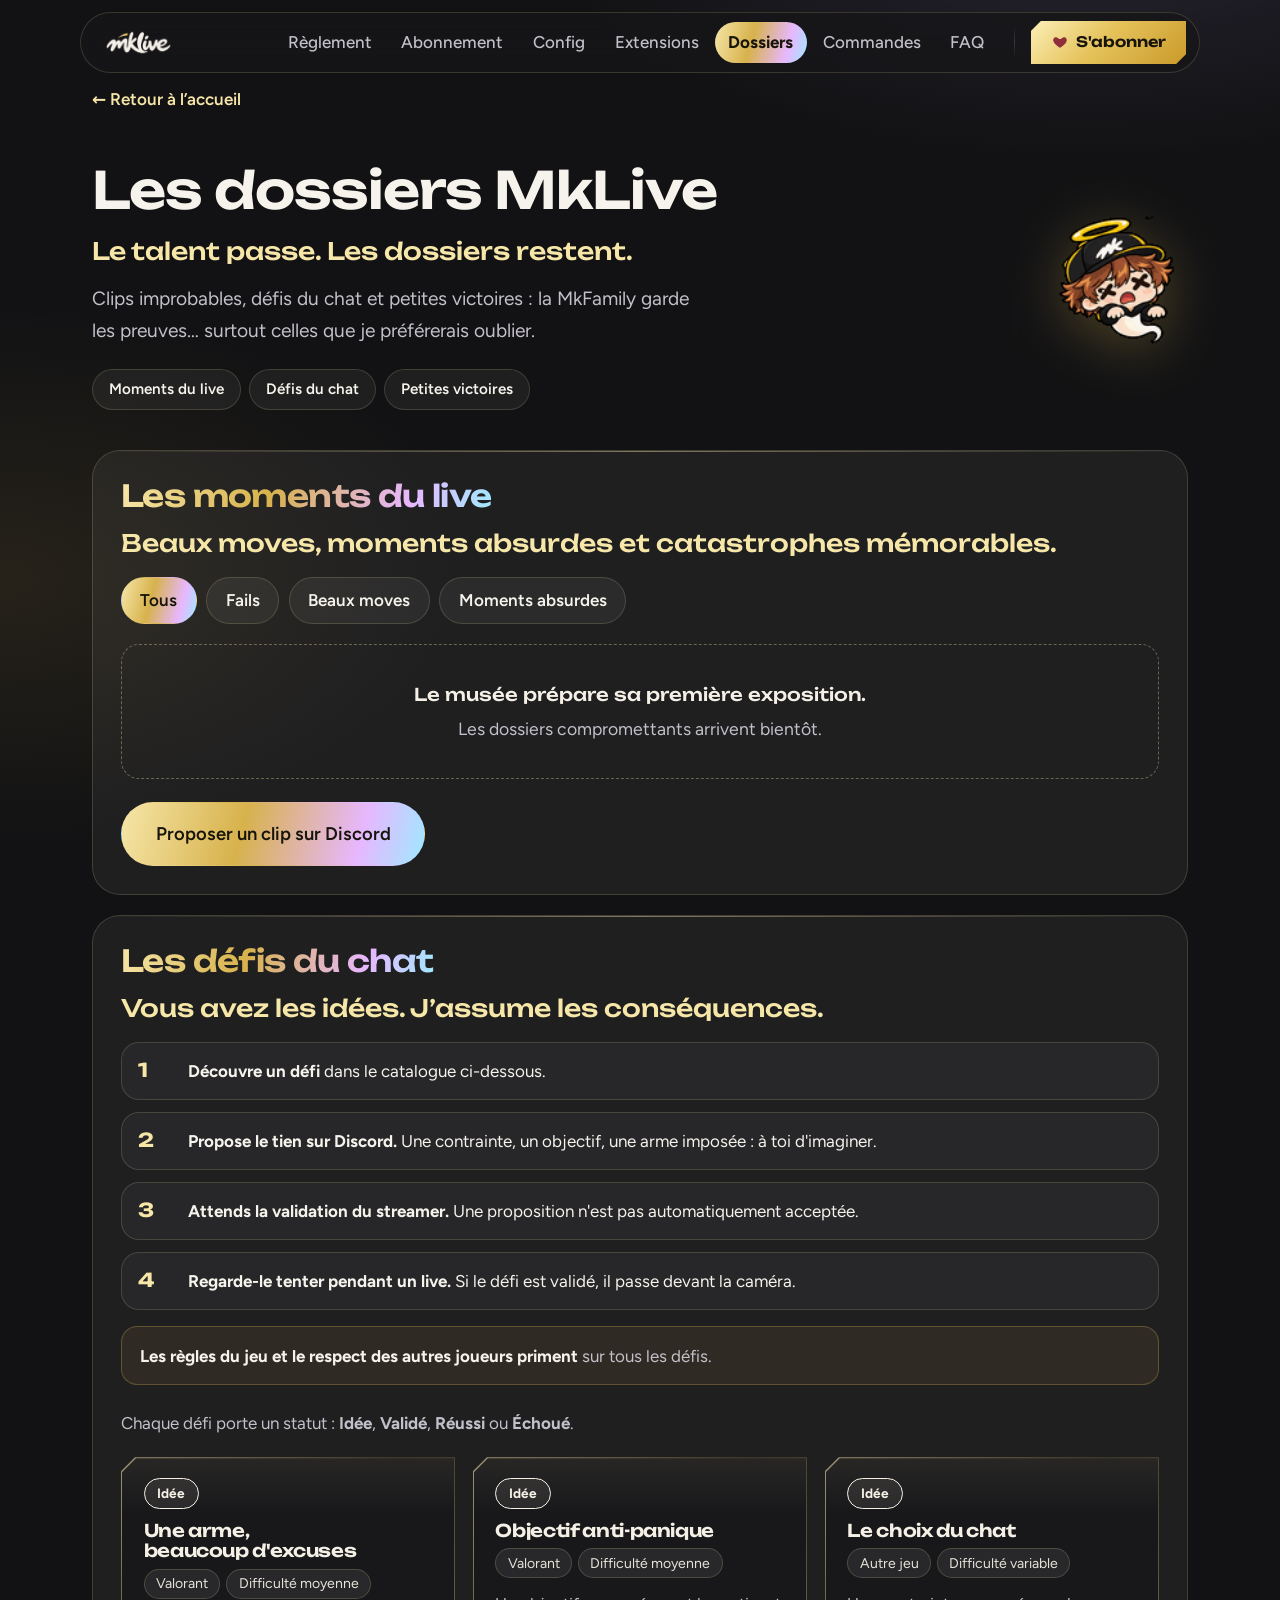
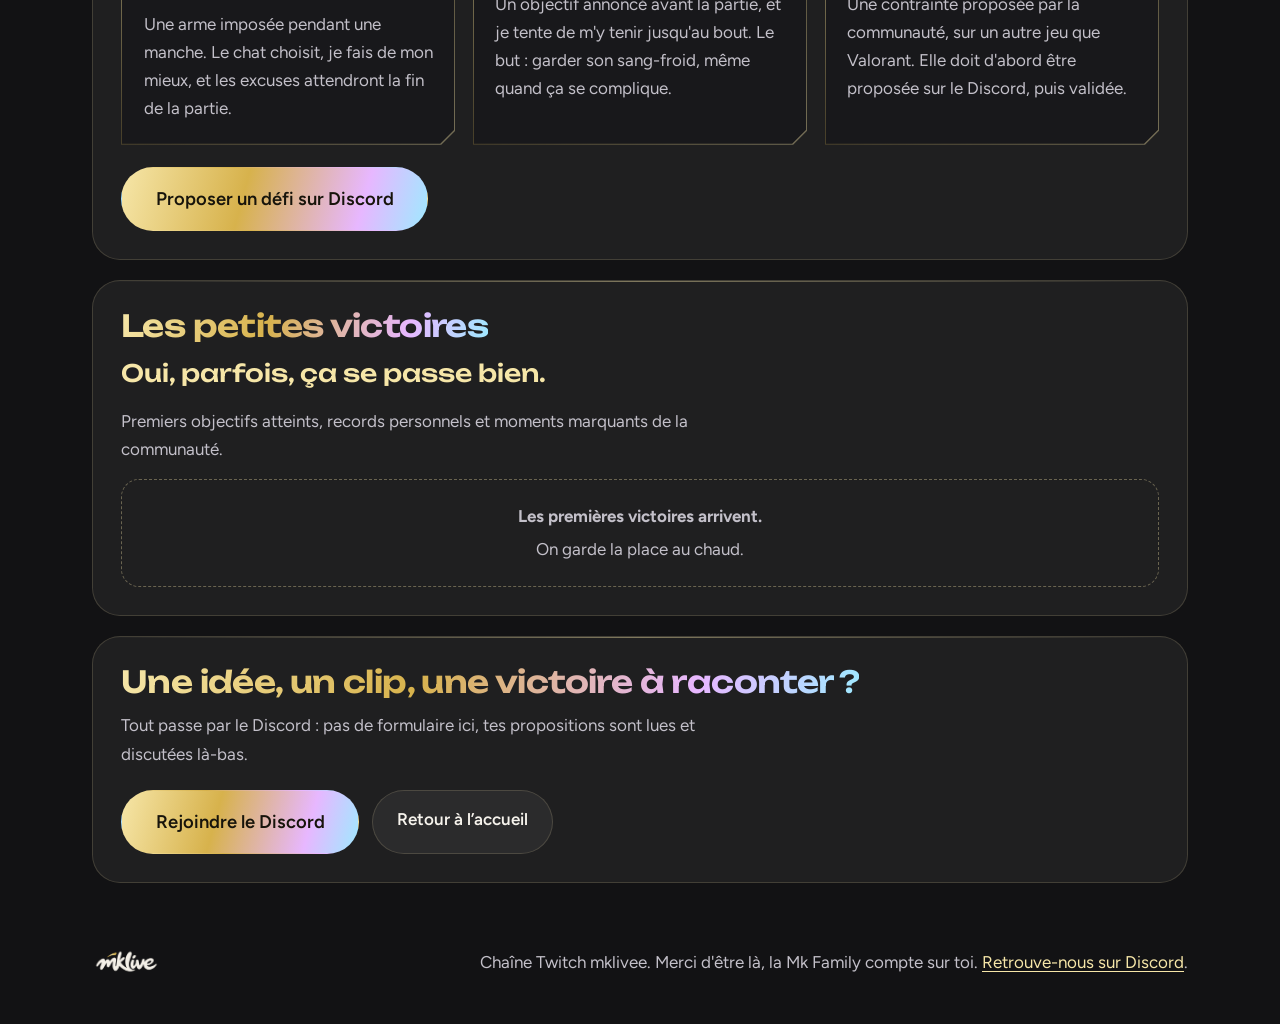
<file: defis/index.html>
<!doctype html>
<html lang="fr">
<head>
  <meta charset="utf-8">
  <meta name="viewport" content="width=device-width, initial-scale=1">
  <title>Cette page a déménagé — MkLive</title>
  <meta name="robots" content="noindex">
  <meta http-equiv="refresh" content="0; url=../dossiers/#defis">
  <link rel="canonical" href="../dossiers/#defis">
</head>
<body style="font-family:sans-serif;background:#121214;color:#f6f3ec;padding:2rem">
  <p>Cette page a déménagé : <a style="color:#f6e6a8" href="../dossiers/#defis">cliquez ici pour la retrouver</a>.</p>
</body>
</html>
</file>
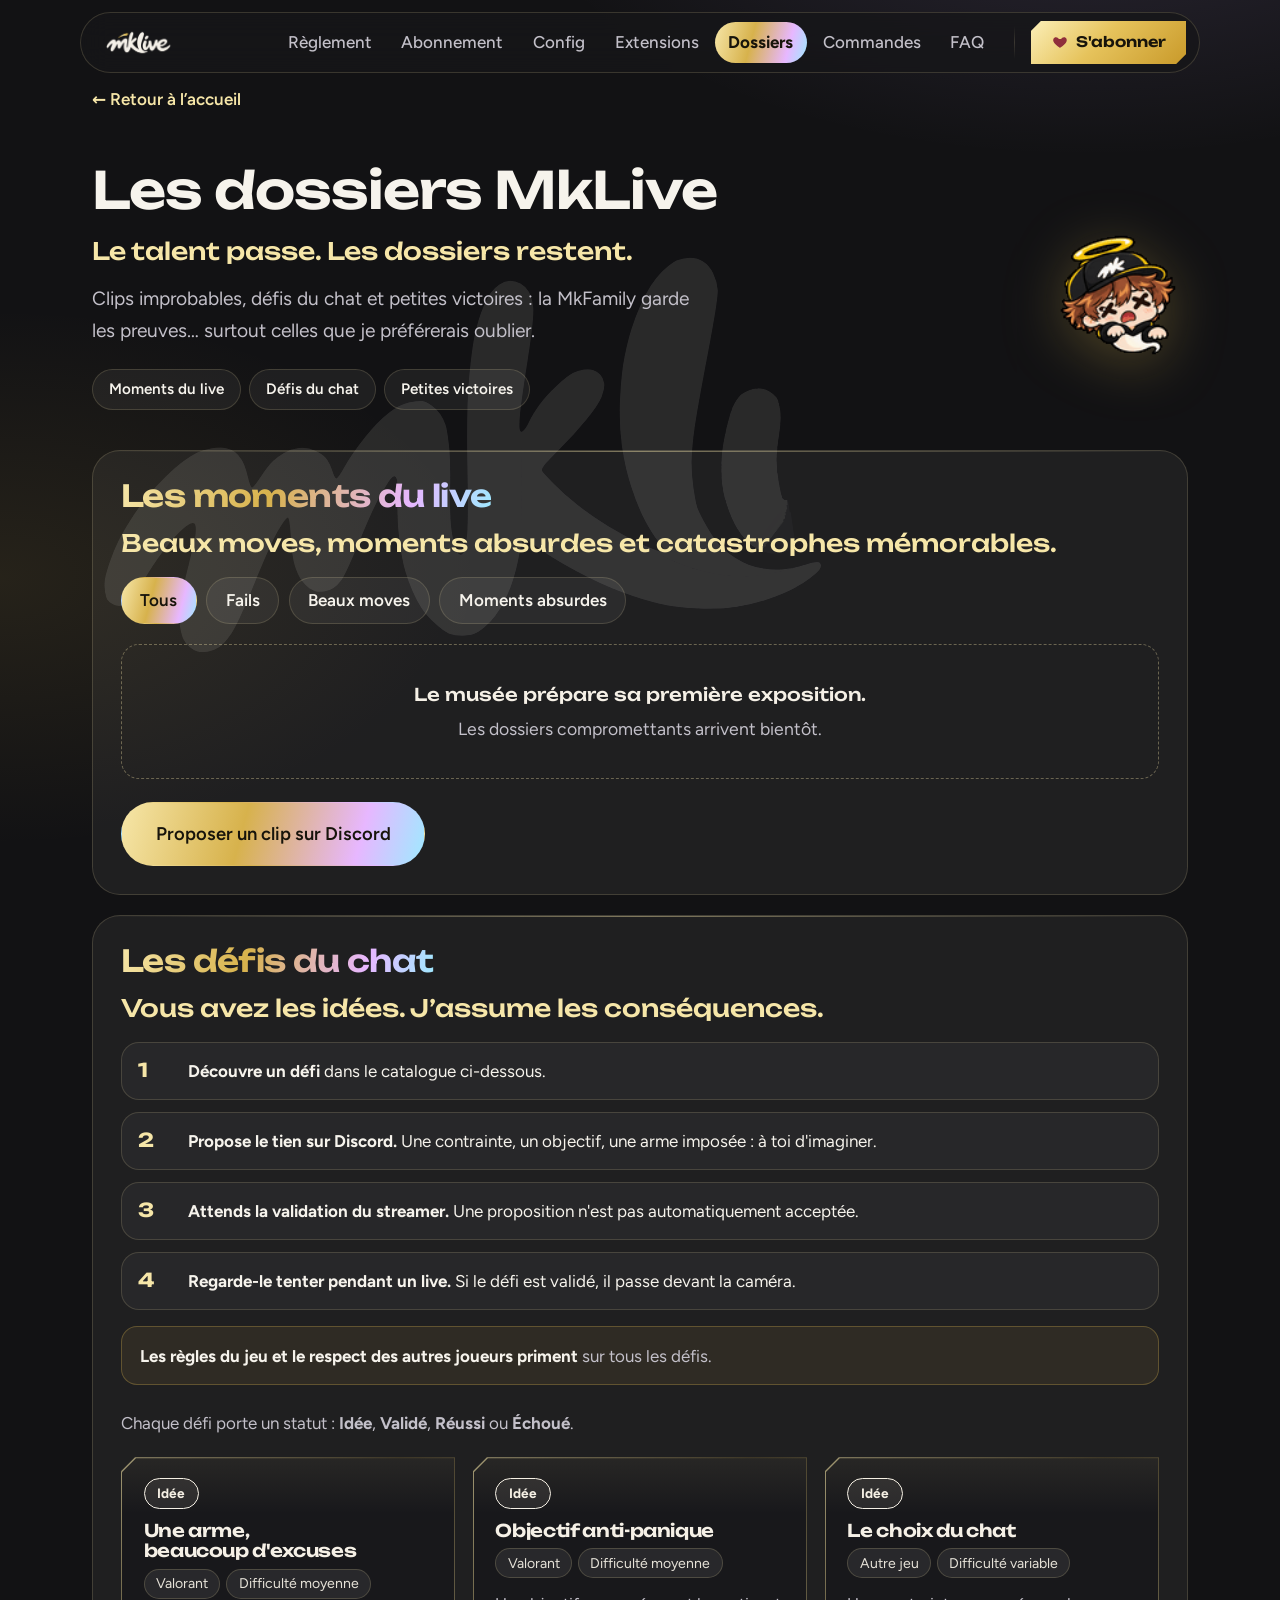
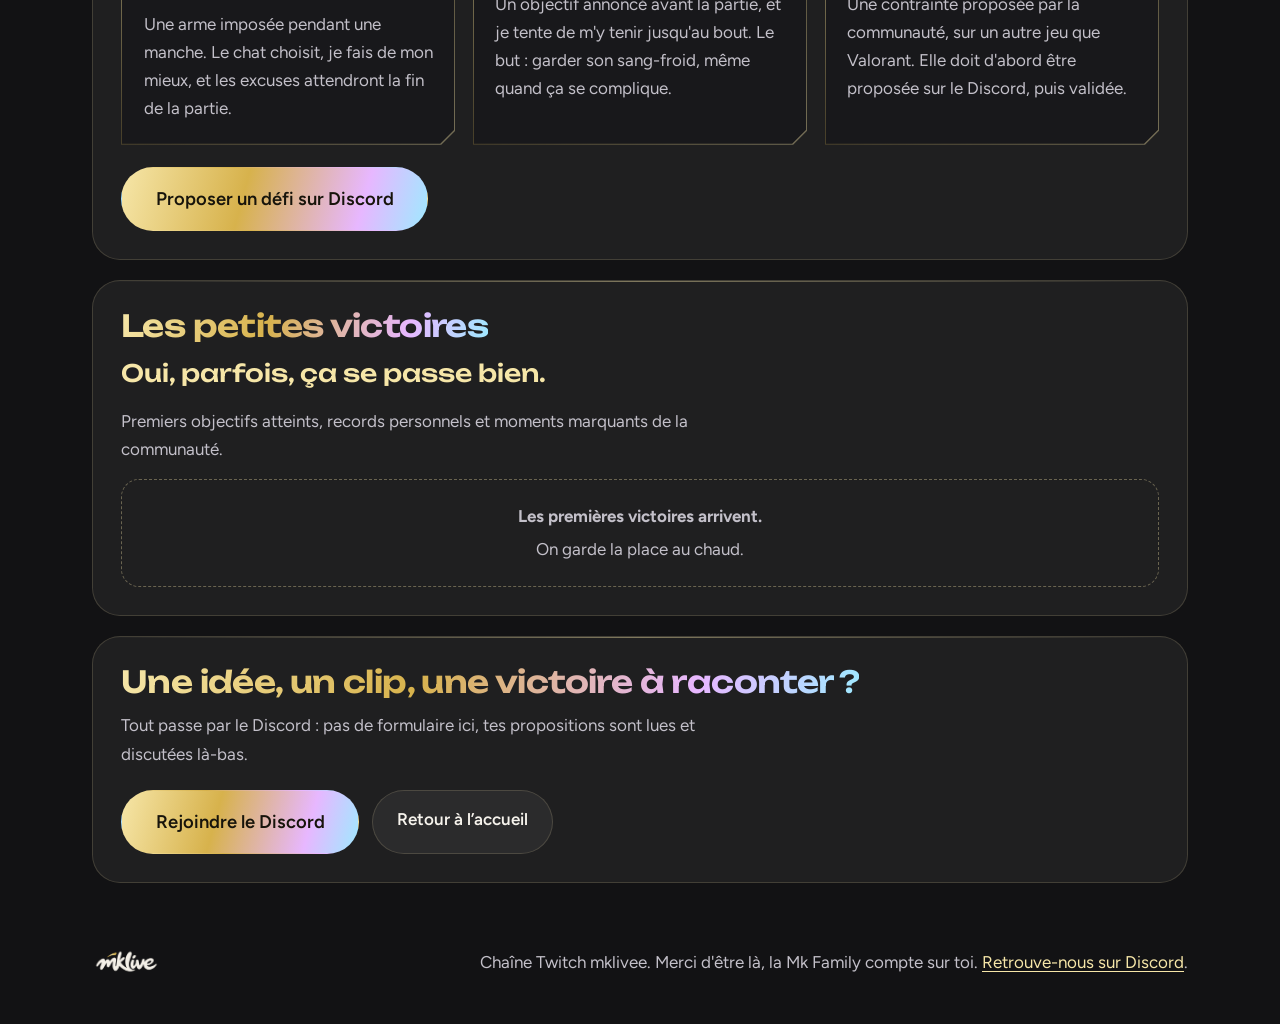
<file: dossiers/index.html>
<!doctype html>
<html lang="fr">
<head>
  <meta charset="utf-8">
  <meta name="viewport" content="width=device-width, initial-scale=1">
  <title>Les dossiers MkLive — MkLive</title>
  <meta name="description" content="Clips improbables, défis du chat et petites victoires : la MkFamily garde les preuves. Moments du live, défis du chat et petites victoires de MkLive.">
  <meta name="theme-color" content="#121214">
  <link rel="preload" href="../assets/fonts/unbounded-latin-wght.woff2" as="font" type="font/woff2" crossorigin>
  <link rel="preload" href="../assets/fonts/figtree-latin-wght.woff2" as="font" type="font/woff2" crossorigin>
  <link rel="stylesheet" href="../assets/css/style.css">
  <script src="../assets/js/site.js" defer></script>
</head>
<body>
  <a class="lien-evitement" href="#contenu">Aller au contenu</a>

  <div class="filigrane" aria-hidden="true">
    <object id="filigrane-svg" data="../assets/img/logo/logo-anime.svg" type="image/svg+xml"><img src="../assets/img/logo/logo-mklive-transparent.png" alt=""></object>
  </div>

  <header class="entete">
    <div class="entete__contenu">
      <a class="marque" href="../" aria-label="MkLive, accueil"><img src="../assets/img/logo/logo-mklive-transparent.png" alt="MkLive"></a>
      <nav aria-label="Pages du site">
        <ul class="menu">
          <li><a href="../regles/">Règlement</a></li>
          <li><a href="../abonner/">Abonnement</a></li>
          <li><a href="../setup/">Config</a></li>
          <li><a href="../extensions/">Extensions</a></li>
          <li><a href="../dossiers/" aria-current="page">Dossiers</a></li>
          <li><a href="../commandes/">Commandes</a></li>
          <li><a href="../faq/">FAQ</a></li>
        </ul>
      </nav>
      <span class="entete__sep" aria-hidden="true"></span>
      <a class="entete__cta" href="https://www.twitch.tv/subs/mklivee" aria-label="S'abonner sur Twitch"><svg class="entete__coeur" viewBox="0 0 24 24" width="16" height="16" aria-hidden="true" focusable="false"><path fill="currentColor" d="M12 21s-7.5-4.7-9.6-9.2C.9 8.5 2.6 5 6 5c2 0 3.4 1.1 4.2 2.4h3.6C14.6 6.1 16 5 18 5c3.4 0 5.1 3.5 3.6 6.8C19.5 16.3 12 21 12 21z"/></svg><span>S'abonner</span></a>
    </div>
  </header>

  <main id="contenu" class="page">
    <p class="retour"><a href="../">← Retour à l’accueil</a></p>
    <section class="tete-page tete-page--emote">
      <div>
        <h1>Les dossiers MkLive</h1>
        <p class="chapeau accroche">Le talent passe. Les dossiers restent.</p>
        <p class="chapeau">Clips improbables, défis du chat et petites victoires : la MkFamily garde les preuves… surtout celles que je préférerais oublier.</p>
        <nav class="nav-locale" aria-label="Rubriques de cette page">
          <a href="#moments">Moments du live</a>
          <a href="#defis">Défis du chat</a>
          <a href="#victoires">Petites victoires</a>
        </nav>
      </div>
      <img class="tete-page__emote" src="../assets/img/emotes/MkLive_Chibi_RIP_ANIME_112.gif" alt="Chibi MkLive abattu, en mode RIP" width="112" height="112">
    </section>

    <div class="grille">
      <section class="bloc bloc--large" aria-labelledby="moments">
        <h2 id="moments">Les moments du live</h2>
        <p class="accroche">Beaux moves, moments absurdes et catastrophes mémorables.</p>
        <div class="filtres" role="group" aria-label="Filtrer les clips par catégorie" data-filtres>
          <button class="filtre" type="button" data-filtre="tous" aria-pressed="true">Tous</button>
          <button class="filtre" type="button" data-filtre="fail" aria-pressed="false">Fails</button>
          <button class="filtre" type="button" data-filtre="beau-move" aria-pressed="false">Beaux moves</button>
          <button class="filtre" type="button" data-filtre="absurde" aria-pressed="false">Moments absurdes</button>
        </div>
        <div class="vide vide--musee"><p><strong>Le musée prépare sa première exposition.</strong></p><p>Les dossiers compromettants arrivent bientôt.</p></div>
        <div class="actions"><a class="bouton bouton--plein bouton--grand" href="https://discord.gg/EX3bXpBHD5">Proposer un clip sur Discord</a></div>
      </section>
      <section class="bloc bloc--large" aria-labelledby="defis">
        <h2 id="defis">Les défis du chat</h2>
        <p class="accroche">Vous avez les idées. J’assume les conséquences.</p>
        <ol class="paliers etapes">
          <li><b>1</b><span><strong>Découvre un défi</strong> dans le catalogue ci-dessous.</span></li>
          <li><b>2</b><span><strong>Propose le tien sur Discord.</strong> Une contrainte, un objectif, une arme imposée : à toi d'imaginer.</span></li>
          <li><b>3</b><span><strong>Attends la validation du streamer.</strong> Une proposition n'est pas automatiquement acceptée.</span></li>
          <li><b>4</b><span><strong>Regarde-le tenter pendant un live.</strong> Si le défi est validé, il passe devant la caméra.</span></li>
        </ol>
        <div class="note"><p><strong>Les règles du jeu et le respect des autres joueurs priment</strong> sur tous les défis.</p></div>
        <p class="groupe" style="margin-top:1.5rem">Chaque défi porte un statut : <strong>Idée</strong>, <strong>Validé</strong>, <strong>Réussi</strong> ou <strong>Échoué</strong>.</p>
        <ul class="cartes">
          <li class="carte biseau"><div class="biseau__int">
            <div class="carte__tete"><span class="statut statut--idee"><span class="sr-only">Statut : </span>Idée</span></div>
            <h3>Une arme, beaucoup d'excuses</h3>
            <ul class="puces"><li><span class="sr-only">Jeu : </span>Valorant</li><li><span class="sr-only">Difficulté : </span>Difficulté moyenne</li></ul>
            <p>Une arme imposée pendant une manche. Le chat choisit, je fais de mon mieux, et les excuses attendront la fin de la partie.</p>
          </div></li>
          <li class="carte biseau"><div class="biseau__int">
            <div class="carte__tete"><span class="statut statut--idee"><span class="sr-only">Statut : </span>Idée</span></div>
            <h3>Objectif anti-panique</h3>
            <ul class="puces"><li><span class="sr-only">Jeu : </span>Valorant</li><li><span class="sr-only">Difficulté : </span>Difficulté moyenne</li></ul>
            <p>Un objectif annoncé avant la partie, et je tente de m'y tenir jusqu'au bout. Le but : garder son sang-froid, même quand ça se complique.</p>
          </div></li>
          <li class="carte biseau"><div class="biseau__int">
            <div class="carte__tete"><span class="statut statut--idee"><span class="sr-only">Statut : </span>Idée</span></div>
            <h3>Le choix du chat</h3>
            <ul class="puces"><li><span class="sr-only">Jeu : </span>Autre jeu</li><li><span class="sr-only">Difficulté : </span>Difficulté variable</li></ul>
            <p>Une contrainte proposée par la communauté, sur un autre jeu que Valorant. Elle doit d'abord être proposée sur le Discord, puis validée.</p>
          </div></li>
        </ul>
        <div class="actions"><a class="bouton bouton--plein bouton--grand" href="https://discord.gg/EX3bXpBHD5">Proposer un défi sur Discord</a></div>
      </section>
      <section class="bloc bloc--large" aria-labelledby="victoires">
        <h2 id="victoires">Les petites victoires</h2>
        <p class="accroche">Oui, parfois, ça se passe bien.</p>
        <p class="groupe">Premiers objectifs atteints, records personnels et moments marquants de la communauté.</p>
        <div class="vide"><p><strong>Les premières victoires arrivent.</strong></p><p>On garde la place au chaud.</p></div>
      </section>
      <section class="bloc bloc--large" aria-labelledby="t-dossiers-fin">
        <h2 id="t-dossiers-fin">Une idée, un clip, une victoire à raconter ?</h2>
        <p class="groupe">Tout passe par le Discord : pas de formulaire ici, tes propositions sont lues et discutées là-bas.</p>
        <div class="actions">
          <a class="bouton bouton--plein bouton--grand" href="https://discord.gg/EX3bXpBHD5">Rejoindre le Discord</a>
          <a class="bouton" href="../">Retour à l’accueil</a>
        </div>
      </section>
    </div>
  </main>

  <footer class="pied">
    <div class="pied__contenu">
      <img src="../assets/img/logo/logo-mklive-transparent.png" alt="MkLive">
      <p>Chaîne Twitch mklivee. Merci d'être là, la Mk Family compte sur toi. <a href="https://discord.gg/mRp8CDYbB3">Retrouve-nous sur Discord</a>.</p>
    </div>
  </footer>
</body>
</html>
</file>
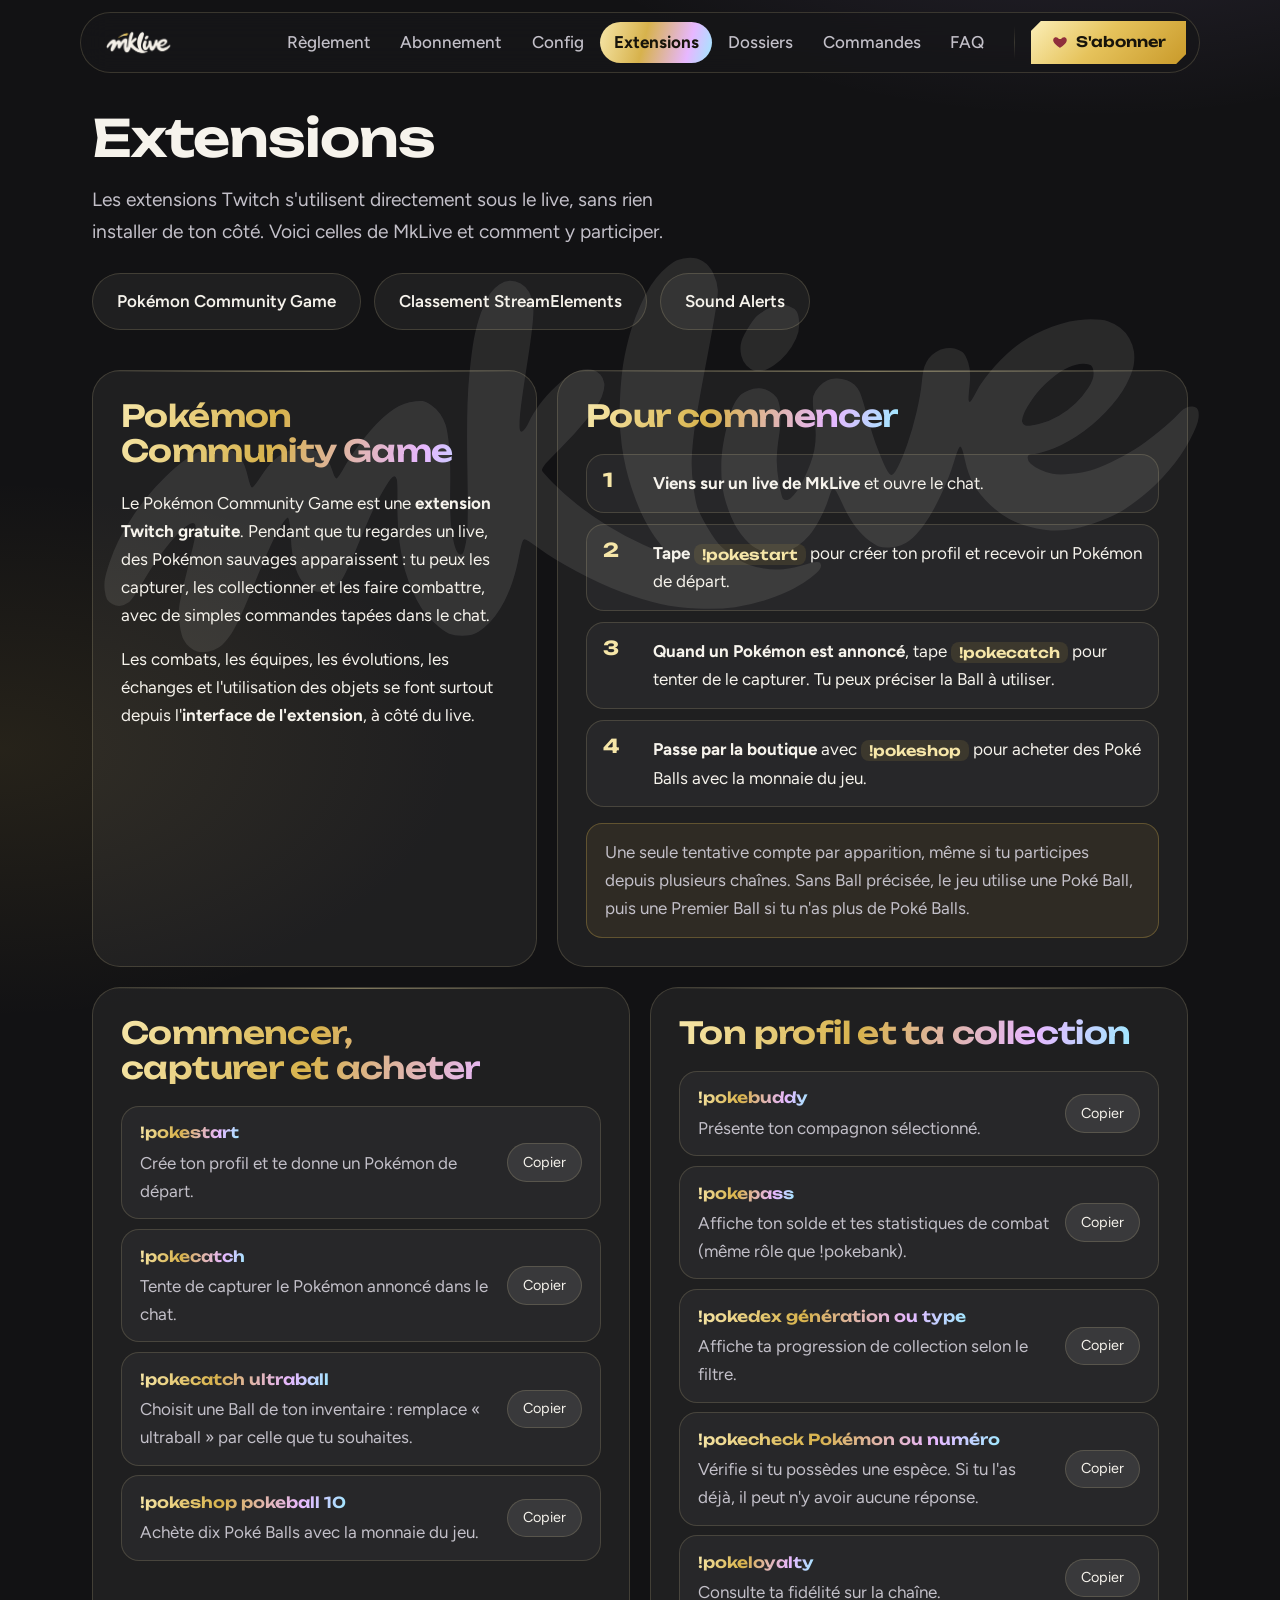
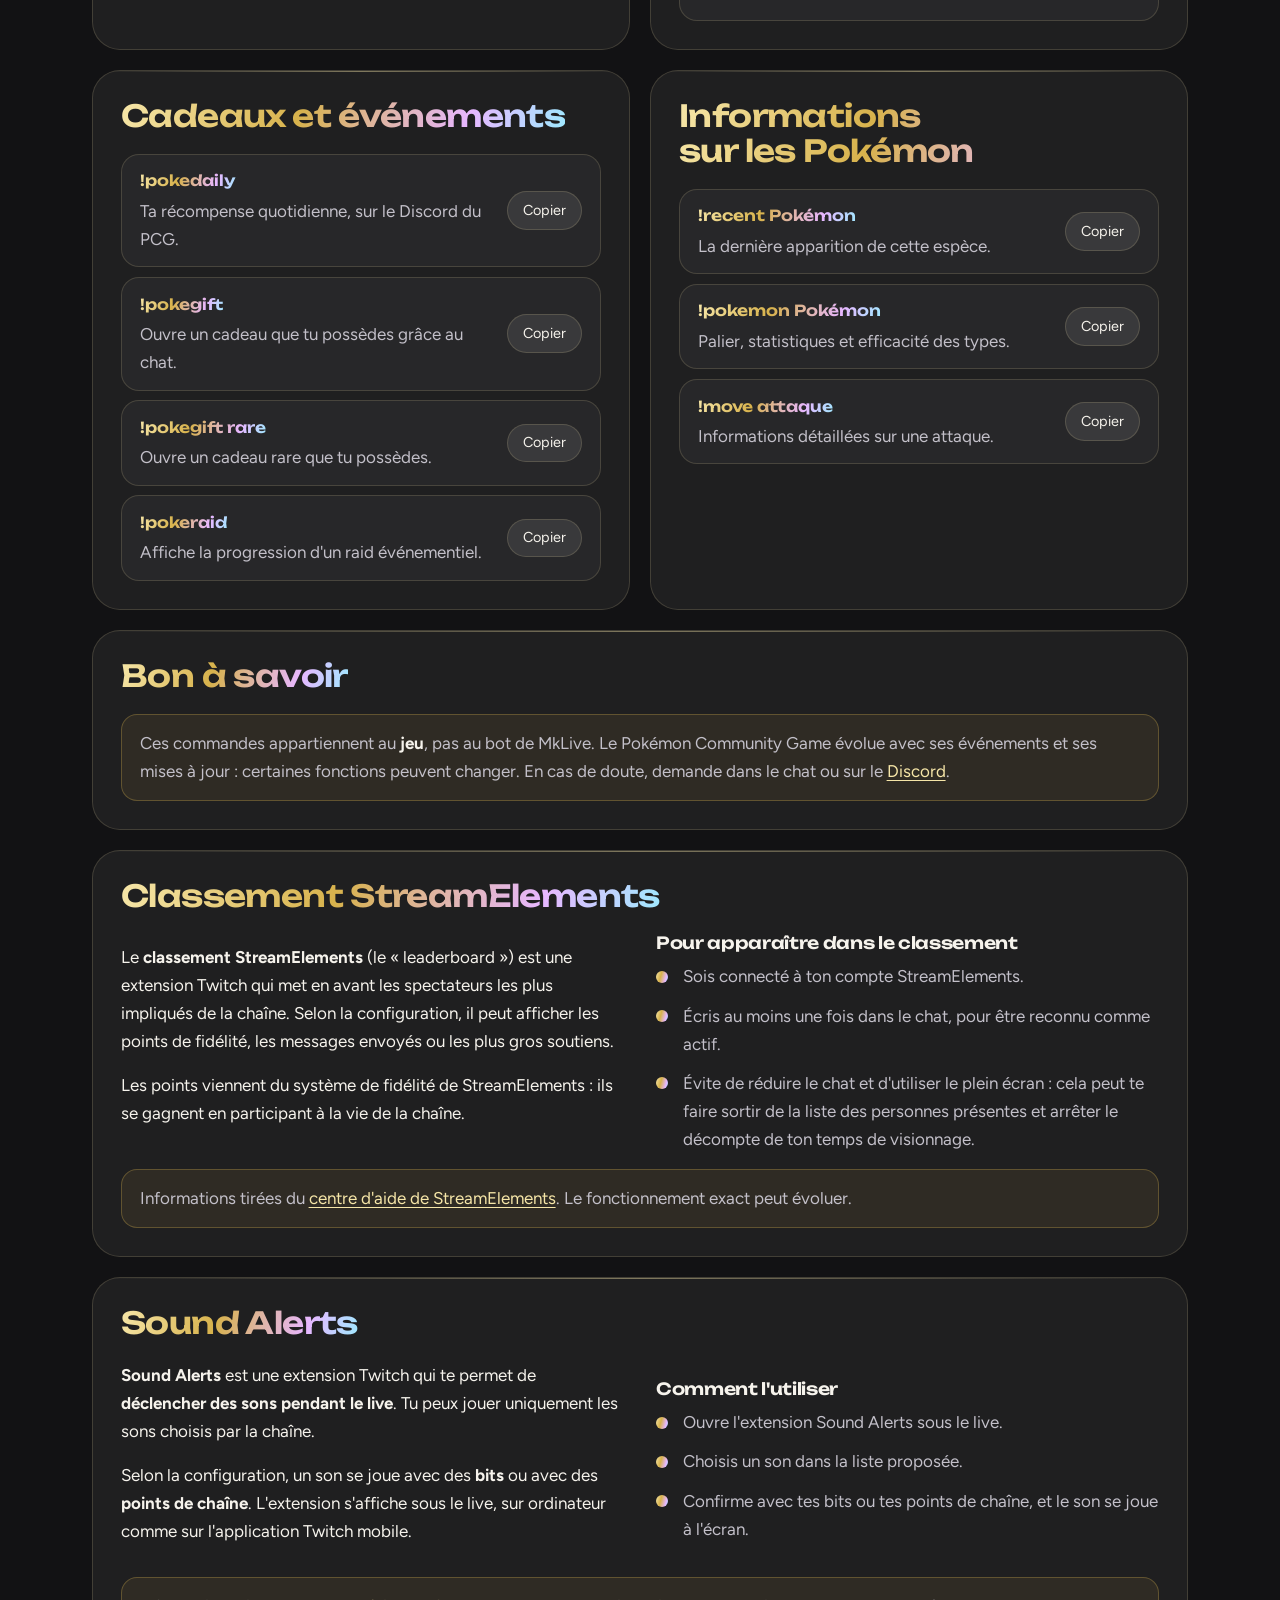
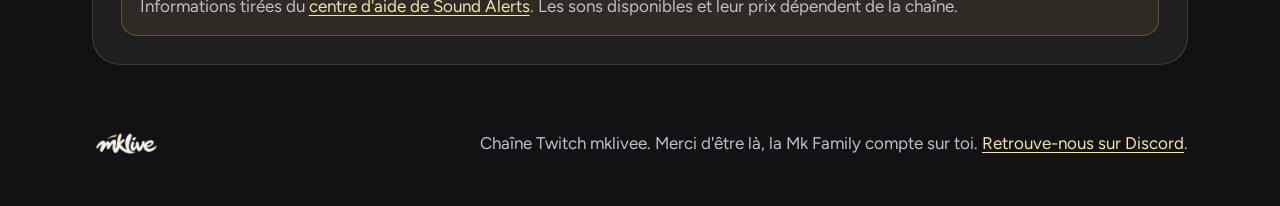
<file: extensions/index.html>
<!doctype html>
<html lang="fr">
<head>
  <meta charset="utf-8">
  <meta name="viewport" content="width=device-width, initial-scale=1">
  <title>Extensions — MkLive</title>
  <meta name="description" content="Les extensions Twitch de MkLive : Pokémon Community Game, classement StreamElements et Sound Alerts. Comment elles fonctionnent et comment y participer.">
  <meta name="theme-color" content="#121214">
  <link rel="preload" href="../assets/fonts/unbounded-latin-wght.woff2" as="font" type="font/woff2" crossorigin>
  <link rel="preload" href="../assets/fonts/figtree-latin-wght.woff2" as="font" type="font/woff2" crossorigin>
  <link rel="stylesheet" href="../assets/css/style.css">
  <script src="../assets/js/site.js" defer></script>
</head>
<body>
  <a class="lien-evitement" href="#contenu">Aller au contenu</a>

  <div class="filigrane" aria-hidden="true">
    <object id="filigrane-svg" data="../assets/img/logo/logo-anime.svg" type="image/svg+xml"><img src="../assets/img/logo/logo-mklive-transparent.png" alt=""></object>
  </div>

  <header class="entete">
    <div class="entete__contenu">
      <a class="marque" href="../" aria-label="MkLive, accueil"><img src="../assets/img/logo/logo-mklive-transparent.png" alt="MkLive"></a>
      <nav aria-label="Pages du site">
        <ul class="menu">
          <li><a href="../regles/">Règlement</a></li>
          <li><a href="../abonner/">Abonnement</a></li>
          <li><a href="../setup/">Config</a></li>
          <li><a href="../extensions/" aria-current="page">Extensions</a></li>
          <li><a href="../dossiers/">Dossiers</a></li>
          <li><a href="../commandes/">Commandes</a></li>
          <li><a href="../faq/">FAQ</a></li>
        </ul>
      </nav>
      <span class="entete__sep" aria-hidden="true"></span>
      <a class="entete__cta" href="https://www.twitch.tv/subs/mklivee" aria-label="S'abonner sur Twitch"><svg class="entete__coeur" viewBox="0 0 24 24" width="16" height="16" aria-hidden="true" focusable="false"><path fill="currentColor" d="M12 21s-7.5-4.7-9.6-9.2C.9 8.5 2.6 5 6 5c2 0 3.4 1.1 4.2 2.4h3.6C14.6 6.1 16 5 18 5c3.4 0 5.1 3.5 3.6 6.8C19.5 16.3 12 21 12 21z"/></svg><span>S'abonner</span></a>
    </div>
  </header>

  <main id="contenu" class="page">
    <section class="tete-page">
      <div>
        <h1>Extensions</h1>
        <p class="chapeau">Les extensions Twitch s'utilisent directement sous le live, sans rien installer de ton côté. Voici celles de MkLive et comment y participer.</p>
        <div class="actions">
          <a class="bouton" href="#pokemon">Pokémon Community Game</a>
          <a class="bouton" href="#leaderboard">Classement StreamElements</a>
          <a class="bouton" href="#sound-alerts">Sound Alerts</a>
        </div>
      </div>
    </section>

    <div class="grille">
      <section class="bloc bloc--gauche" aria-labelledby="pokemon">
        <h2 id="pokemon">Pokémon Community Game</h2>
        <p>Le Pokémon Community Game est une <strong>extension Twitch gratuite</strong>. Pendant que tu regardes un live, des Pokémon sauvages apparaissent : tu peux les capturer, les collectionner et les faire combattre, avec de simples commandes tapées dans le chat.</p>
        <p>Les combats, les équipes, les évolutions, les échanges et l'utilisation des objets se font surtout depuis l'<strong>interface de l'extension</strong>, à côté du live.</p>
      </section>
      <section class="bloc bloc--droite" aria-labelledby="t-demarrer">
        <h2 id="t-demarrer">Pour commencer</h2>
        <ol class="paliers">
          <li><b>1</b><span><strong>Viens sur un live de MkLive</strong> et ouvre le chat.</span></li>
          <li><b>2</b><span><strong>Tape <code>!pokestart</code></strong> pour créer ton profil et recevoir un Pokémon de départ.</span></li>
          <li><b>3</b><span><strong>Quand un Pokémon est annoncé</strong>, tape <code>!pokecatch</code> pour tenter de le capturer. Tu peux préciser la Ball à utiliser.</span></li>
          <li><b>4</b><span><strong>Passe par la boutique</strong> avec <code>!pokeshop</code> pour acheter des Poké Balls avec la monnaie du jeu.</span></li>
        </ol>
        <div class="note"><p>Une seule tentative compte par apparition, même si tu participes depuis plusieurs chaînes. Sans Ball précisée, le jeu utilise une Poké Ball, puis une Premier Ball si tu n'as plus de Poké Balls.</p></div>
      </section>
      <section class="bloc bloc--moitie" aria-labelledby="t-p-debut">
        <h2 id="t-p-debut">Commencer, capturer et acheter</h2>
<ul class="commandes">
<li class="commande"><code>!pokestart</code><p>Crée ton profil et te donne un Pokémon de départ.</p><button class="copier" type="button" data-texte="!pokestart">Copier</button></li>
<li class="commande"><code>!pokecatch</code><p>Tente de capturer le Pokémon annoncé dans le chat.</p><button class="copier" type="button" data-texte="!pokecatch">Copier</button></li>
<li class="commande"><code>!pokecatch ultraball</code><p>Choisit une Ball de ton inventaire : remplace « ultraball » par celle que tu souhaites.</p><button class="copier" type="button" data-texte="!pokecatch ">Copier</button></li>
<li class="commande"><code>!pokeshop pokeball 10</code><p>Achète dix Poké Balls avec la monnaie du jeu.</p><button class="copier" type="button" data-texte="!pokeshop ">Copier</button></li>
</ul>
      </section>
      <section class="bloc bloc--moitie" aria-labelledby="t-p-profil">
        <h2 id="t-p-profil">Ton profil et ta collection</h2>
<ul class="commandes">
<li class="commande"><code>!pokebuddy</code><p>Présente ton compagnon sélectionné.</p><button class="copier" type="button" data-texte="!pokebuddy">Copier</button></li>
<li class="commande"><code>!pokepass</code><p>Affiche ton solde et tes statistiques de combat (même rôle que !pokebank).</p><button class="copier" type="button" data-texte="!pokepass">Copier</button></li>
<li class="commande"><code>!pokedex génération ou type</code><p>Affiche ta progression de collection selon le filtre.</p><button class="copier" type="button" data-texte="!pokedex ">Copier</button></li>
<li class="commande"><code>!pokecheck Pokémon ou numéro</code><p>Vérifie si tu possèdes une espèce. Si tu l'as déjà, il peut n'y avoir aucune réponse.</p><button class="copier" type="button" data-texte="!pokecheck ">Copier</button></li>
<li class="commande"><code>!pokeloyalty</code><p>Consulte ta fidélité sur la chaîne.</p><button class="copier" type="button" data-texte="!pokeloyalty">Copier</button></li>
</ul>
      </section>
      <section class="bloc bloc--moitie" aria-labelledby="t-p-cadeaux">
        <h2 id="t-p-cadeaux">Cadeaux et événements</h2>
<ul class="commandes">
<li class="commande"><code>!pokedaily</code><p>Ta récompense quotidienne, sur le Discord du PCG.</p><button class="copier" type="button" data-texte="!pokedaily">Copier</button></li>
<li class="commande"><code>!pokegift</code><p>Ouvre un cadeau que tu possèdes grâce au chat.</p><button class="copier" type="button" data-texte="!pokegift">Copier</button></li>
<li class="commande"><code>!pokegift rare</code><p>Ouvre un cadeau rare que tu possèdes.</p><button class="copier" type="button" data-texte="!pokegift rare">Copier</button></li>
<li class="commande"><code>!pokeraid</code><p>Affiche la progression d'un raid événementiel.</p><button class="copier" type="button" data-texte="!pokeraid">Copier</button></li>
</ul>
      </section>
      <section class="bloc bloc--moitie" aria-labelledby="t-p-infos">
        <h2 id="t-p-infos">Informations sur les Pokémon</h2>
<ul class="commandes">
<li class="commande"><code>!recent Pokémon</code><p>La dernière apparition de cette espèce.</p><button class="copier" type="button" data-texte="!recent ">Copier</button></li>
<li class="commande"><code>!pokemon Pokémon</code><p>Palier, statistiques et efficacité des types.</p><button class="copier" type="button" data-texte="!pokemon ">Copier</button></li>
<li class="commande"><code>!move attaque</code><p>Informations détaillées sur une attaque.</p><button class="copier" type="button" data-texte="!move ">Copier</button></li>
</ul>
      </section>
      <section class="bloc bloc--large" aria-labelledby="t-p-note">
        <h2 id="t-p-note">Bon à savoir</h2>
        <div class="note"><p>Ces commandes appartiennent au <strong>jeu</strong>, pas au bot de MkLive. Le Pokémon Community Game évolue avec ses événements et ses mises à jour : certaines fonctions peuvent changer. En cas de doute, demande dans le chat ou sur le <a href="https://discord.gg/mRp8CDYbB3">Discord</a>.</p></div>
      </section>
      <section class="bloc bloc--large" aria-labelledby="leaderboard">
        <h2 id="leaderboard">Classement StreamElements</h2>
        <div class="duo">
          <div>
            <p>Le <strong>classement StreamElements</strong> (le « leaderboard ») est une extension Twitch qui met en avant les spectateurs les plus impliqués de la chaîne. Selon la configuration, il peut afficher les points de fidélité, les messages envoyés ou les plus gros soutiens.</p>
            <p>Les points viennent du système de fidélité de StreamElements : ils se gagnent en participant à la vie de la chaîne.</p>
          </div>
          <div>
            <h3>Pour apparaître dans le classement</h3>
            <ul class="avantages">
              <li>Sois connecté à ton compte StreamElements.</li>
              <li>Écris au moins une fois dans le chat, pour être reconnu comme actif.</li>
              <li>Évite de réduire le chat et d'utiliser le plein écran : cela peut te faire sortir de la liste des personnes présentes et arrêter le décompte de ton temps de visionnage.</li>
            </ul>
          </div>
        </div>
        <div class="note"><p>Informations tirées du <a href="https://support.streamelements.com/hc/en-us/articles/10474478802578-Loyalty-Leaderboard-Overview">centre d'aide de StreamElements</a>. Le fonctionnement exact peut évoluer.</p></div>
      </section>
      <section class="bloc bloc--large" aria-labelledby="sound-alerts">
        <h2 id="sound-alerts">Sound Alerts</h2>
        <div class="duo">
          <div>
            <p><strong>Sound Alerts</strong> est une extension Twitch qui te permet de <strong>déclencher des sons pendant le live</strong>. Tu peux jouer uniquement les sons choisis par la chaîne.</p>
            <p>Selon la configuration, un son se joue avec des <strong>bits</strong> ou avec des <strong>points de chaîne</strong>. L'extension s'affiche sous le live, sur ordinateur comme sur l'application Twitch mobile.</p>
          </div>
          <div>
            <h3>Comment l'utiliser</h3>
            <ul class="avantages">
              <li>Ouvre l'extension Sound Alerts sous le live.</li>
              <li>Choisis un son dans la liste proposée.</li>
              <li>Confirme avec tes bits ou tes points de chaîne, et le son se joue à l'écran.</li>
            </ul>
          </div>
        </div>
        <div class="note"><p>Informations tirées du <a href="https://support.soundalerts.com/article/channel-points">centre d'aide de Sound Alerts</a>. Les sons disponibles et leur prix dépendent de la chaîne.</p></div>
      </section>
    </div>
  </main>

  <footer class="pied">
    <div class="pied__contenu">
      <img src="../assets/img/logo/logo-mklive-transparent.png" alt="MkLive">
      <p>Chaîne Twitch mklivee. Merci d'être là, la Mk Family compte sur toi. <a href="https://discord.gg/mRp8CDYbB3">Retrouve-nous sur Discord</a>.</p>
    </div>
  </footer>
</body>
</html>
</file>
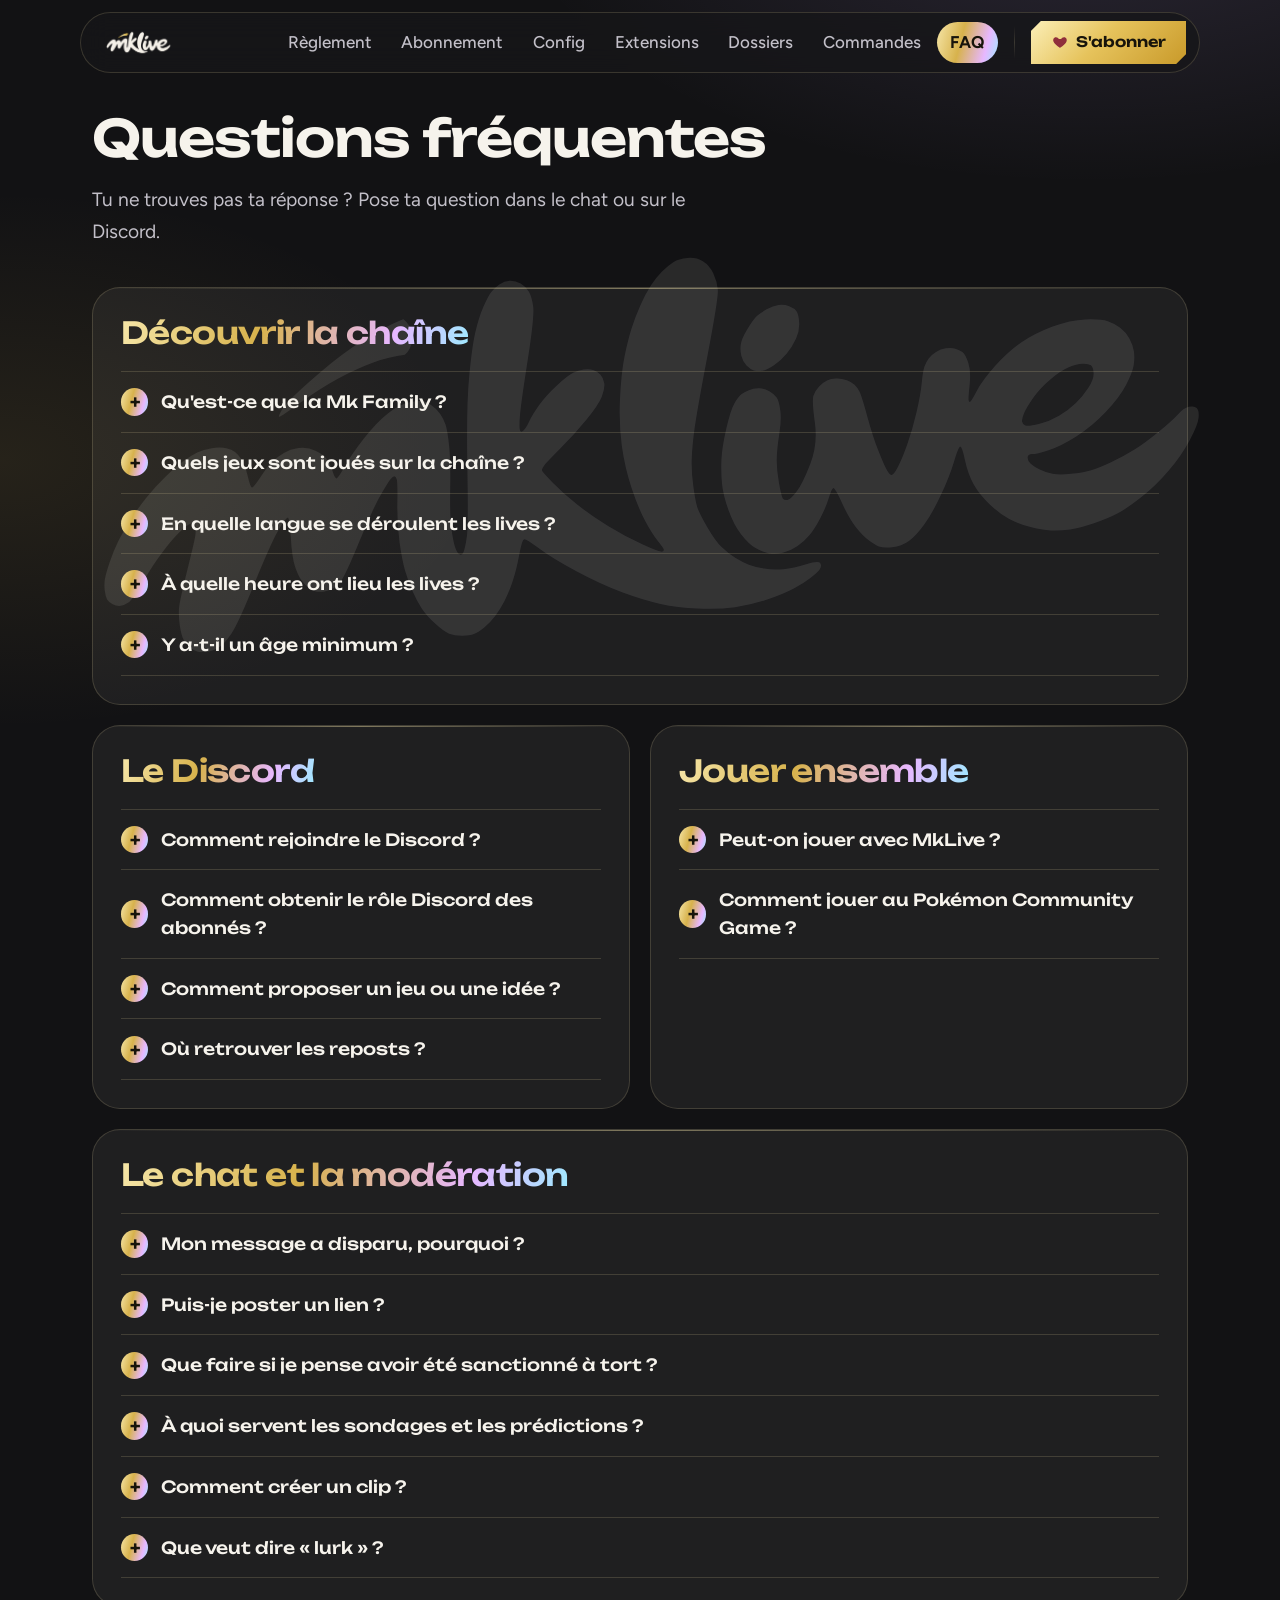
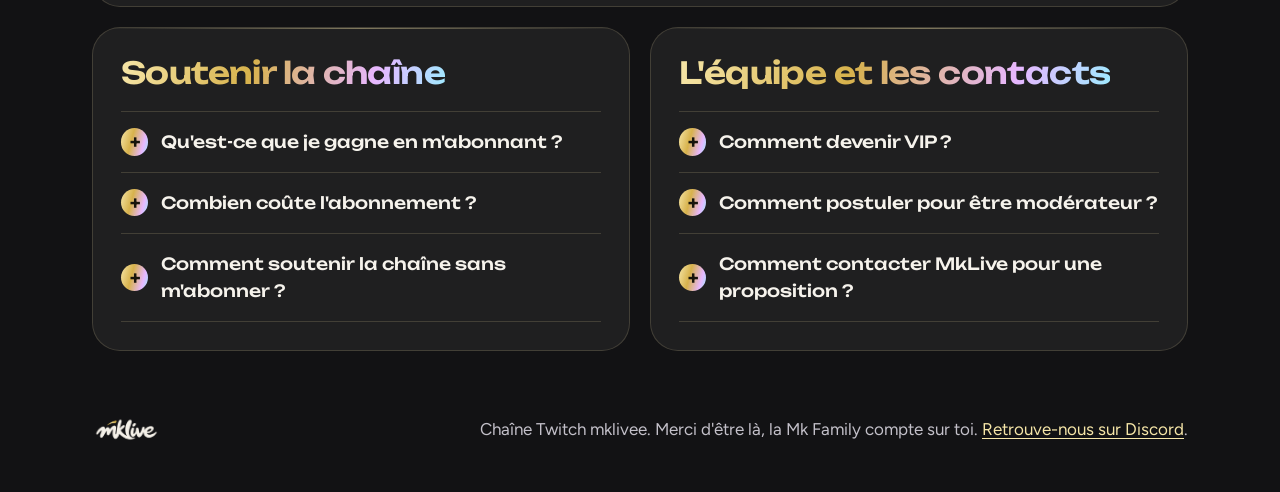
<file: faq/index.html>
<!doctype html>
<html lang="fr">
<head>
  <meta charset="utf-8">
  <meta name="viewport" content="width=device-width, initial-scale=1">
  <title>Questions fréquentes — MkLive</title>
  <meta name="description" content="Les réponses aux questions les plus fréquentes sur MkLive : la chaîne, le Discord, les parties avec les viewers, le chat et les abonnements.">
  <meta name="theme-color" content="#121214">
  <link rel="preload" href="../assets/fonts/unbounded-latin-wght.woff2" as="font" type="font/woff2" crossorigin>
  <link rel="preload" href="../assets/fonts/figtree-latin-wght.woff2" as="font" type="font/woff2" crossorigin>
  <link rel="stylesheet" href="../assets/css/style.css">
  <script src="../assets/js/site.js" defer></script>
</head>
<body>
  <a class="lien-evitement" href="#contenu">Aller au contenu</a>

  <div class="filigrane" aria-hidden="true">
    <object id="filigrane-svg" data="../assets/img/logo/logo-anime.svg" type="image/svg+xml"><img src="../assets/img/logo/logo-mklive-transparent.png" alt=""></object>
  </div>

  <header class="entete">
    <div class="entete__contenu">
      <a class="marque" href="../" aria-label="MkLive, accueil"><img src="../assets/img/logo/logo-mklive-transparent.png" alt="MkLive"></a>
      <nav aria-label="Pages du site">
        <ul class="menu">
          <li><a href="../regles/">Règlement</a></li>
          <li><a href="../abonner/">Abonnement</a></li>
          <li><a href="../setup/">Config</a></li>
          <li><a href="../extensions/">Extensions</a></li>
          <li><a href="../dossiers/">Dossiers</a></li>
          <li><a href="../commandes/">Commandes</a></li>
          <li><a href="../faq/" aria-current="page">FAQ</a></li>
        </ul>
      </nav>
      <span class="entete__sep" aria-hidden="true"></span>
      <a class="entete__cta" href="https://www.twitch.tv/subs/mklivee" aria-label="S'abonner sur Twitch"><svg class="entete__coeur" viewBox="0 0 24 24" width="16" height="16" aria-hidden="true" focusable="false"><path fill="currentColor" d="M12 21s-7.5-4.7-9.6-9.2C.9 8.5 2.6 5 6 5c2 0 3.4 1.1 4.2 2.4h3.6C14.6 6.1 16 5 18 5c3.4 0 5.1 3.5 3.6 6.8C19.5 16.3 12 21 12 21z"/></svg><span>S'abonner</span></a>
    </div>
  </header>

  <main id="contenu" class="page">
    <section class="tete-page">
      <div>
        <h1>Questions fréquentes</h1>
        <p class="chapeau">Tu ne trouves pas ta réponse ? Pose ta question dans le chat ou sur le Discord.</p>
      </div>
    </section>

    <div class="grille">
      <section class="bloc bloc--large faq" aria-labelledby="t-f-decouvrir">
        <h2 id="t-f-decouvrir">Découvrir la chaîne</h2>
        <div>
          <details>
            <summary>Qu'est-ce que la Mk Family ?</summary>
            <p>C'est la communauté de la chaîne : on y partage des délires, des parties, des discussions et surtout de bons moments, sans prise de tête. Que tu sois nouveau ou habitué, tu as ta place.</p>
          </details>
          <details>
            <summary>Quels jeux sont joués sur la chaîne ?</summary>
            <p>Principalement Valorant, mais la chaîne reste ouverte aux nouvelles découvertes. N'hésite pas à proposer un jeu.</p>
          </details>
          <details>
            <summary>En quelle langue se déroulent les lives ?</summary>
            <p>En français. Les autres langues sont moins bien comprises : écrire en français permet de mieux échanger.</p>
          </details>
          <details>
            <summary>À quelle heure ont lieu les lives ?</summary>
            <p>Le planning professionnel varie d'un jour à l'autre : un planning fixe serait contre-productif. Pour être prévenu à chaque live, suis les annonces de stream sur le Discord.</p>
          </details>
          <details>
            <summary>Y a-t-il un âge minimum ?</summary>
            <p>Non, la communauté est ouverte à tous.</p>
          </details>
        </div>
      </section>
      <section class="bloc bloc--moitie faq" aria-labelledby="t-f-discord">
        <h2 id="t-f-discord">Le Discord</h2>
        <div>
          <details>
            <summary>Comment rejoindre le Discord ?</summary>
            <p>Clique sur le bouton « Rejoindre le Discord », ou tape <strong>!discord</strong> dans le chat. Le lien est <a href="https://discord.gg/mRp8CDYbB3">discord.gg/mRp8CDYbB3</a>.</p>
          </details>
          <details>
            <summary>Comment obtenir le rôle Discord des abonnés ?</summary>
            <p>Lie ton compte Twitch à ton compte Discord : le rôle est alors attribué automatiquement. Il donne accès à un salon privé, et d'autres avantages arriveront.</p>
          </details>
          <details>
            <summary>Comment proposer un jeu ou une idée ?</summary>
            <p>Sur le <a href="https://discord.gg/mRp8CDYbB3">Discord</a>, le salon 💭・suggestions est libre : tu peux y écrire ce que tu veux. Dans le salon « on fait quoi », des sondages sont lancés pour choisir ensemble. Tu peux aussi taper <strong>!suggestion</strong> dans le chat.</p>
          </details>
          <details>
            <summary>Où retrouver les reposts ?</summary>
            <p>Un salon du Discord est dédié aux reposts. Les publications y sont ajoutées automatiquement par un bot.</p>
          </details>
        </div>
      </section>
      <section class="bloc bloc--moitie faq" aria-labelledby="t-f-jouer">
        <h2 id="t-f-jouer">Jouer ensemble</h2>
        <div>
          <details>
            <summary>Peut-on jouer avec MkLive ?</summary>
            <p>Généralement, oui : la chaîne est ouverte à jouer avec la communauté. Pour les parties réservées aux viewers, les abonnés passent en priorité. Au début, il suffit de te proposer dans le chat. Si la fréquentation le permet, des inscriptions seront organisées à l'avenir.</p>
          </details>
          <details>
            <summary>Comment jouer au Pokémon Community Game ?</summary>
            <p>Tape <strong>!pokestart</strong> dans le chat pour créer ton profil, puis <strong>!pokecatch</strong> quand un Pokémon est annoncé. Toutes les commandes sont sur la page <a href="../extensions/">Extensions</a>.</p>
          </details>
        </div>
      </section>
      <section class="bloc bloc--large faq" aria-labelledby="t-f-chat">
        <h2 id="t-f-chat">Le chat et la modération</h2>
        <div>
          <details>
            <summary>Mon message a disparu, pourquoi ?</summary>
            <p>Le chat retire automatiquement les liens, les messages écrits à moitié en majuscules et les répétitions du même message dans la minute. Tu as droit à trois avertissements par semaine avant un timeout. Le détail est dans le <a href="../regles/">règlement</a>.</p>
          </details>
          <details>
            <summary>Puis-je poster un lien ?</summary>
            <p>Oui, avec l'accord d'un modérateur : il peut t'autoriser à en poster un pendant une minute.</p>
          </details>
          <details>
            <summary>Que faire si je pense avoir été sanctionné à tort ?</summary>
            <p>Si la sanction comprend un bannissement, fais une demande de débannissement directement sur Twitch. Avant d'en arriver là, la modération applique d'abord des avertissements, puis des timeouts.</p>
          </details>
          <details>
            <summary>À quoi servent les sondages et les prédictions ?</summary>
            <p>Un sondage permet de donner ton avis sur une question ou un choix. Les prédictions te permettent de gagner des Mk Coins, qui te donneront accès à plusieurs actions pendant le live.</p>
          </details>
          <details>
            <summary>Comment créer un clip ?</summary>
            <p>Tape <strong>!clip</strong> pendant le live. Cette commande est réservée aux abonnés et aux modérateurs.</p>
          </details>
          <details>
            <summary>Que veut dire « lurk » ?</summary>
            <p>Lurker, c'est regarder le live sans écrire. Tape <strong>!lurk</strong> pour le signaler, et <strong>!unlurk</strong> quand tu reviens.</p>
          </details>
        </div>
      </section>
      <section class="bloc bloc--moitie faq" aria-labelledby="t-f-soutien">
        <h2 id="t-f-soutien">Soutenir la chaîne</h2>
        <div>
          <details>
            <summary>Qu'est-ce que je gagne en m'abonnant ?</summary>
            <p>Un rôle Discord réservé aux abonnés, la priorité pour jouer avec les viewers, des emotes exclusives et un badge qui évolue avec ton ancienneté. D'autres avantages sont à venir. Tout est détaillé sur la page <a href="../abonner/">S'abonner</a>.</p>
          </details>
          <details>
            <summary>Combien coûte l'abonnement ?</summary>
            <p>Les prix sont ceux de Twitch (Tier 1, Tier 2 et Tier 3) : ils s'affichent sur la <a href="https://www.twitch.tv/subs/mklivee">page d'abonnement</a>.</p>
          </details>
          <details>
            <summary>Comment soutenir la chaîne sans m'abonner ?</summary>
            <p>Suivre la chaîne, venir discuter et partager les lives, ça compte déjà beaucoup. Si tu veux aller plus loin, la commande <strong>!dons</strong> donne le lien de soutien, mais c'est totalement facultatif.</p>
          </details>
        </div>
      </section>
      <section class="bloc bloc--moitie faq" aria-labelledby="t-f-equipe">
        <h2 id="t-f-equipe">L'équipe et les contacts</h2>
        <div>
          <details>
            <summary>Comment devenir VIP ?</summary>
            <p>Sois actif, bienveillant et investi dans la communauté. Le statut est attribué par le streamer, selon l'affection qu'il porte à chacun et l'activité du viewer, pas pour les dons ou les abonnements. Plus de détails en bas de la page <a href='../abonner/#vip'>S'abonner</a>.</p>
          </details>
          <details>
            <summary>Comment postuler pour être modérateur ?</summary>
            <p>Ouvre un ticket sur le <a href="https://discord.gg/mRp8CDYbB3">Discord</a> et envoie une petite candidature. Les candidatures ne sont possibles que tant que le recrutement est ouvert. Plus de détails dans le <a href="../regles/#equipe">règlement</a>.</p>
          </details>
          <details>
            <summary>Comment contacter MkLive pour une proposition ?</summary>
            <p>Pour tous les types de propositions, écris à <a href="mailto:miikadoowenlive@gmail.com">miikadoowenlive@gmail.com</a>.</p>
          </details>
        </div>
      </section>
    </div>
  </main>

  <footer class="pied">
    <div class="pied__contenu">
      <img src="../assets/img/logo/logo-mklive-transparent.png" alt="MkLive">
      <p>Chaîne Twitch mklivee. Merci d'être là, la Mk Family compte sur toi. <a href="https://discord.gg/mRp8CDYbB3">Retrouve-nous sur Discord</a>.</p>
    </div>
  </footer>
</body>
</html>
</file>
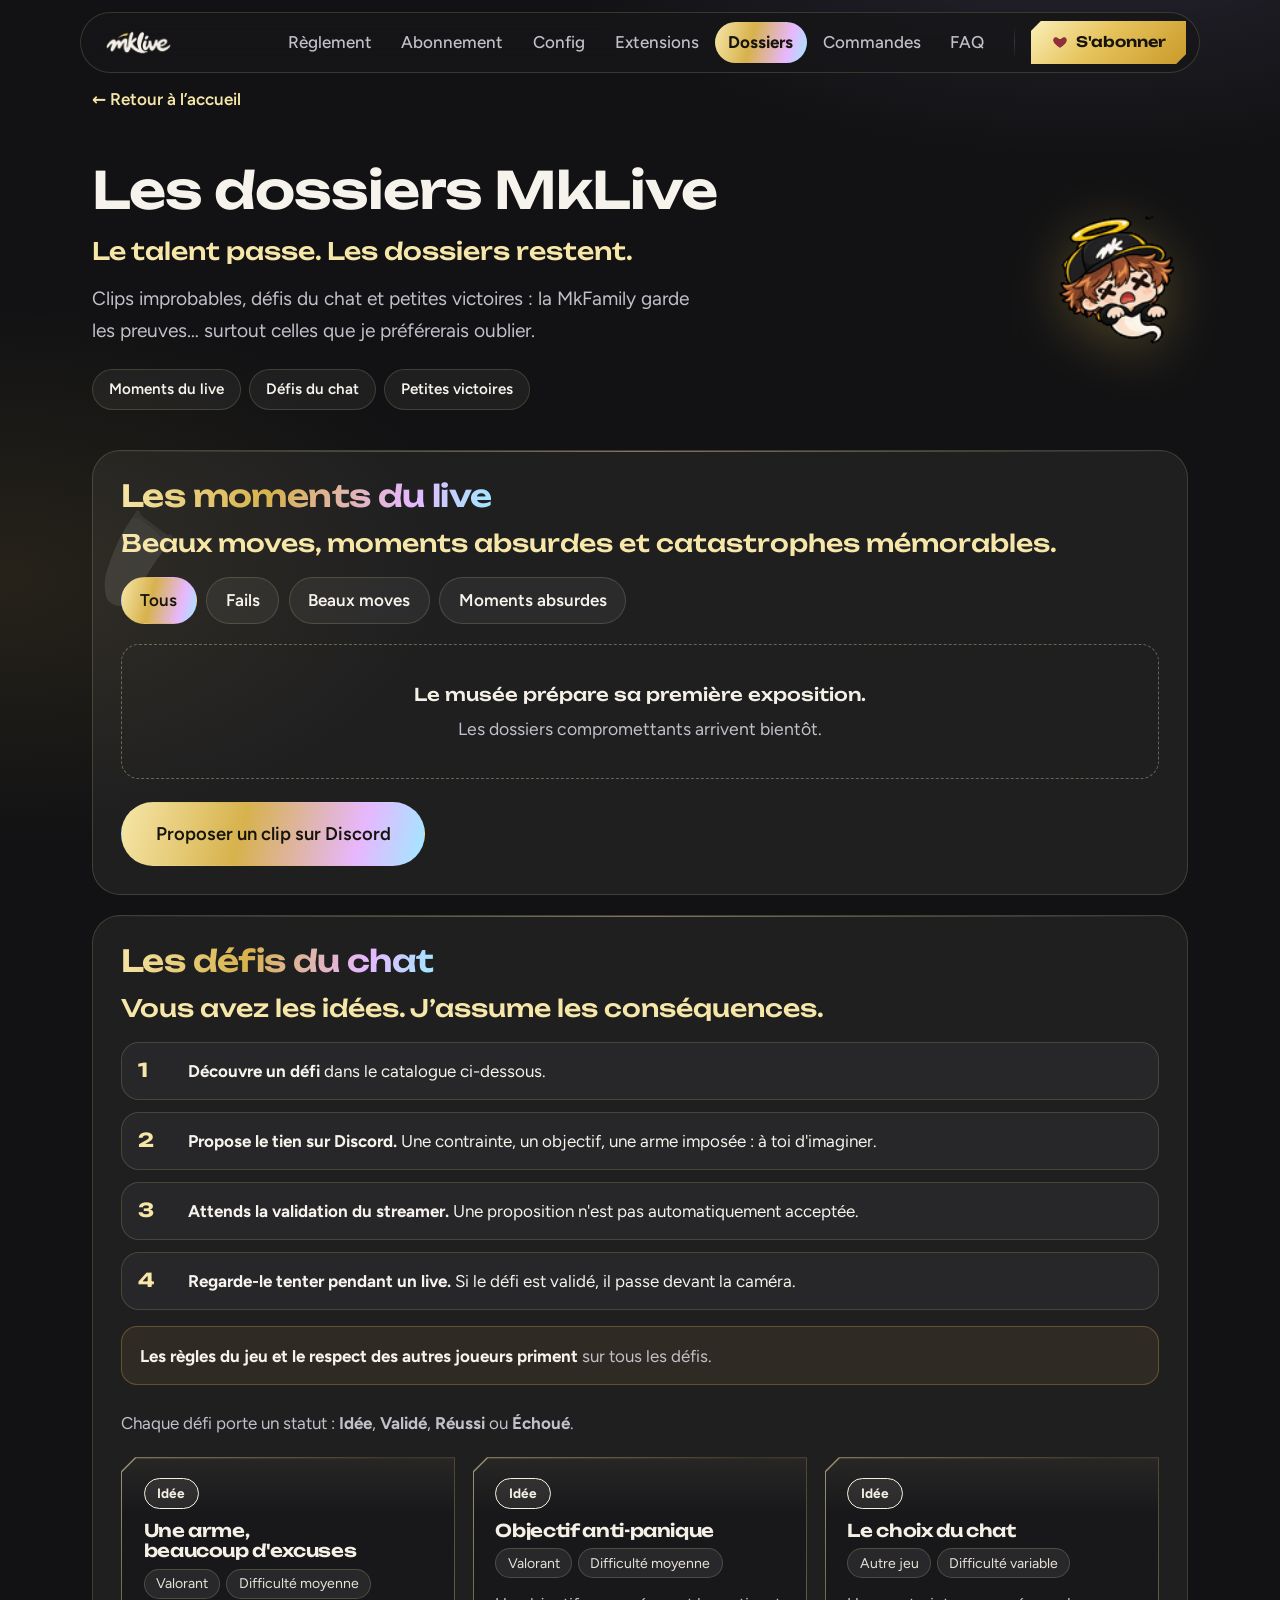
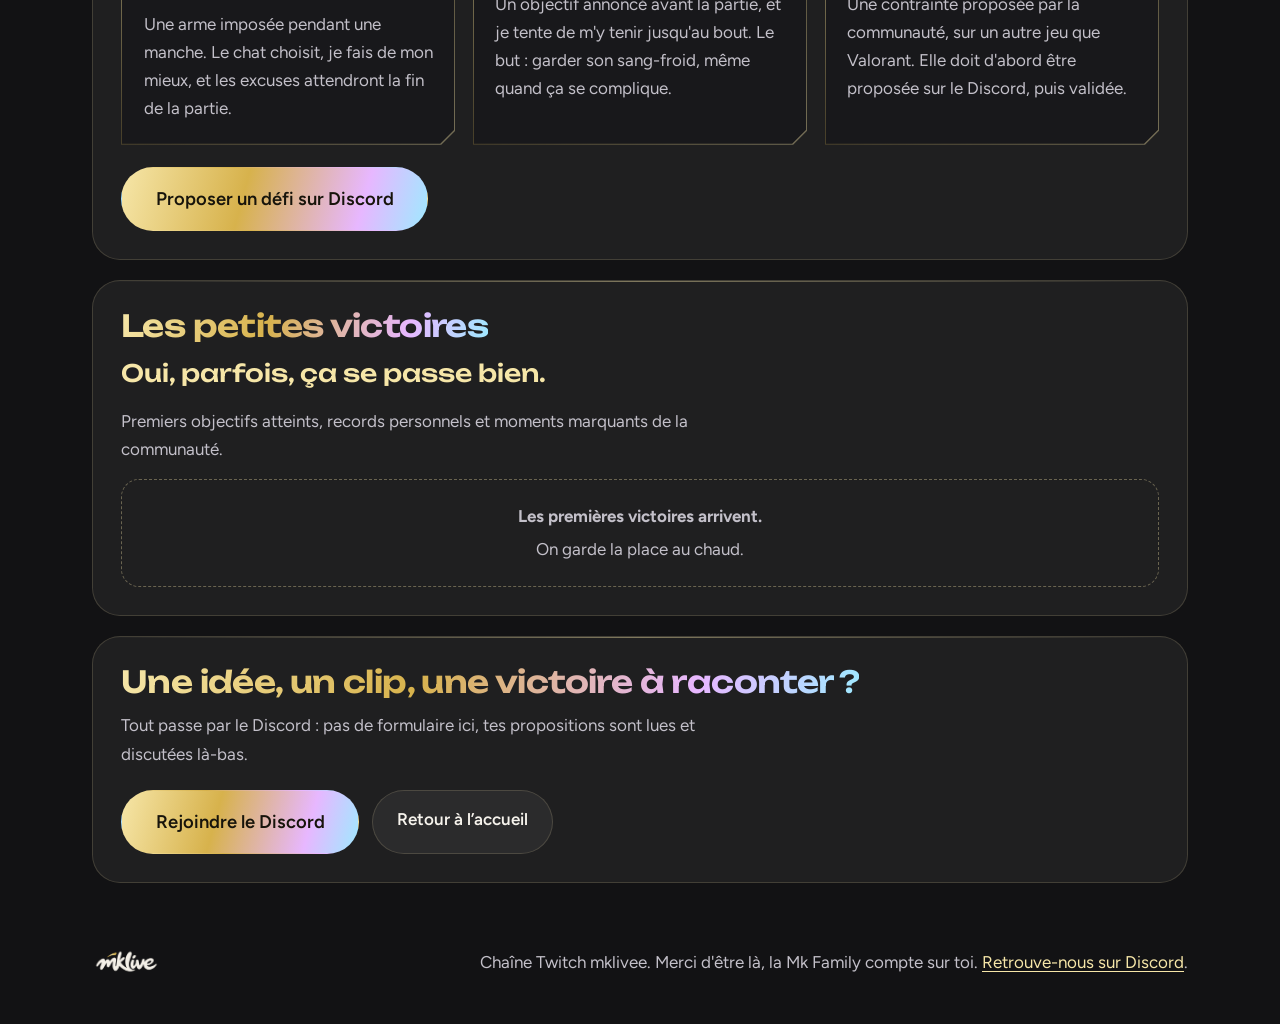
<file: musee-des-fails/index.html>
<!doctype html>
<html lang="fr">
<head>
  <meta charset="utf-8">
  <meta name="viewport" content="width=device-width, initial-scale=1">
  <title>Cette page a déménagé — MkLive</title>
  <meta name="robots" content="noindex">
  <meta http-equiv="refresh" content="0; url=../dossiers/#moments">
  <link rel="canonical" href="../dossiers/#moments">
</head>
<body style="font-family:sans-serif;background:#121214;color:#f6f3ec;padding:2rem">
  <p>Cette page a déménagé : <a style="color:#f6e6a8" href="../dossiers/#moments">cliquez ici pour la retrouver</a>.</p>
</body>
</html>
</file>
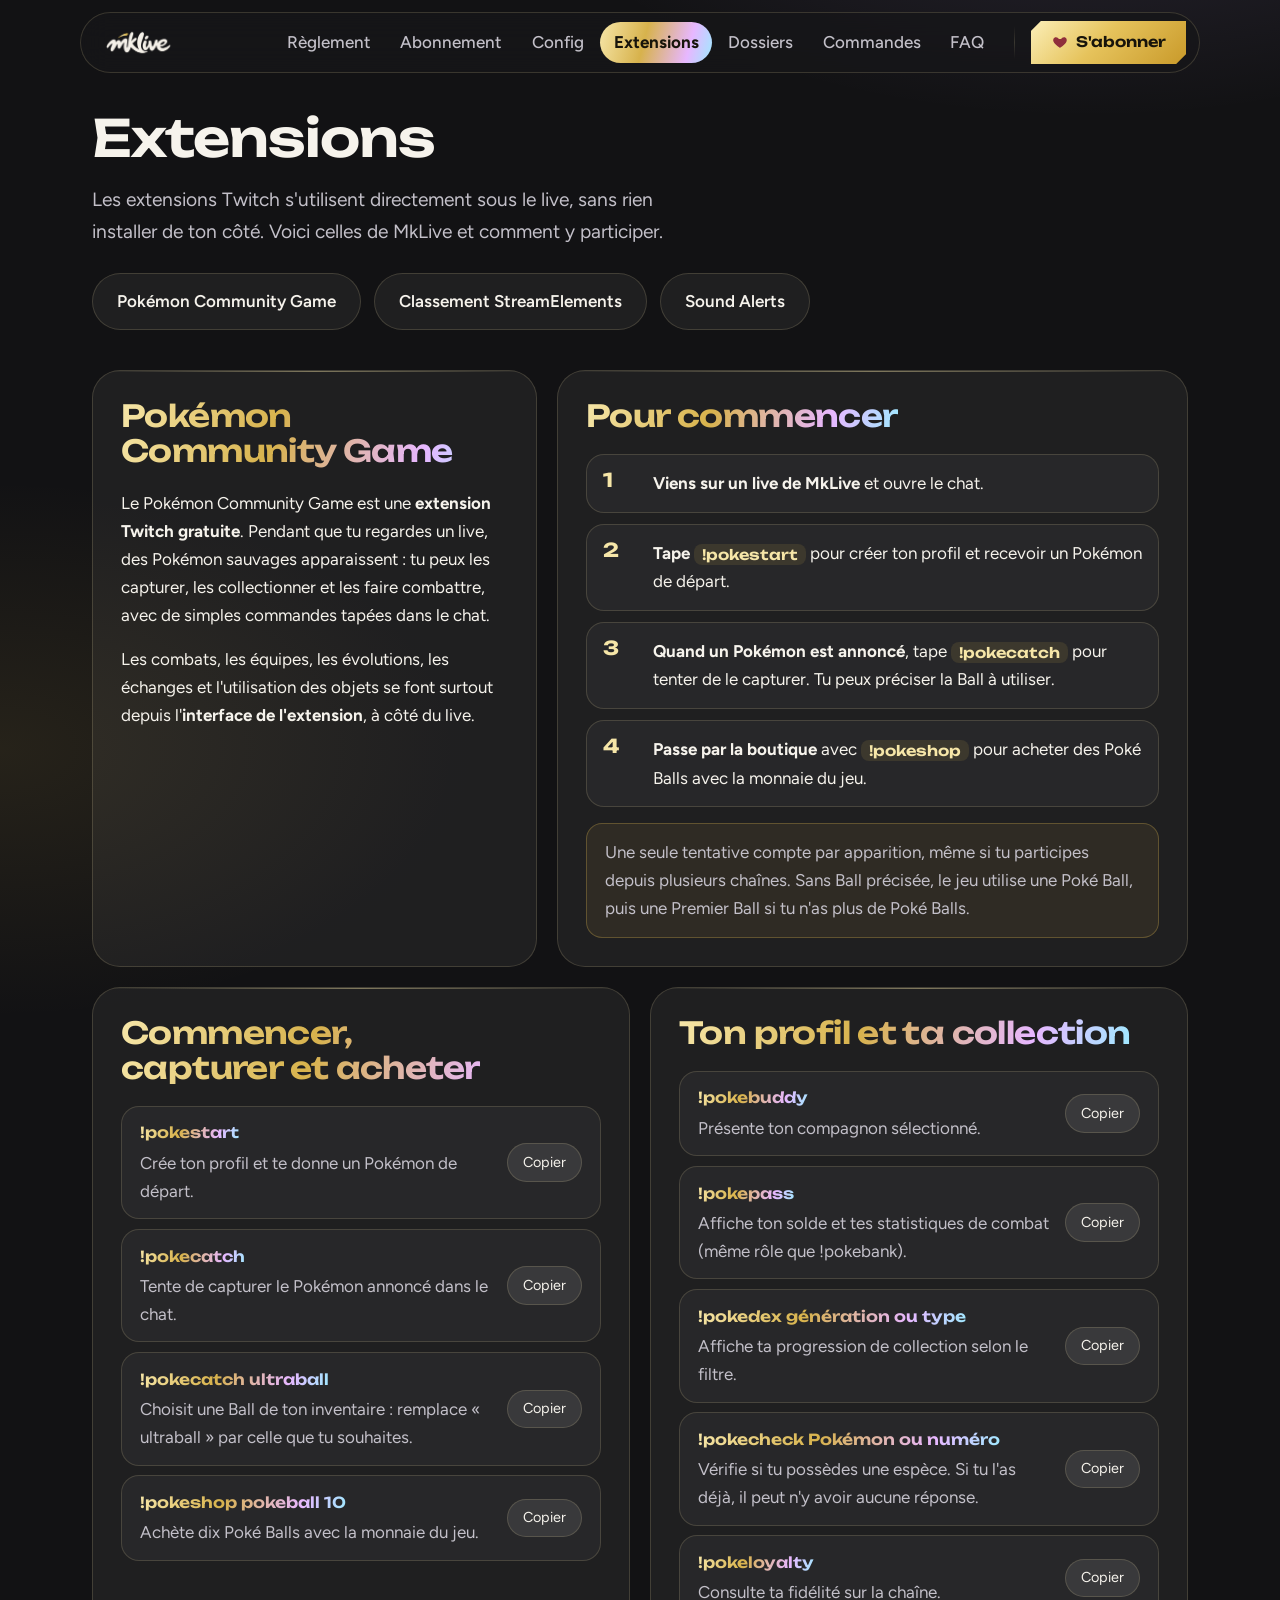
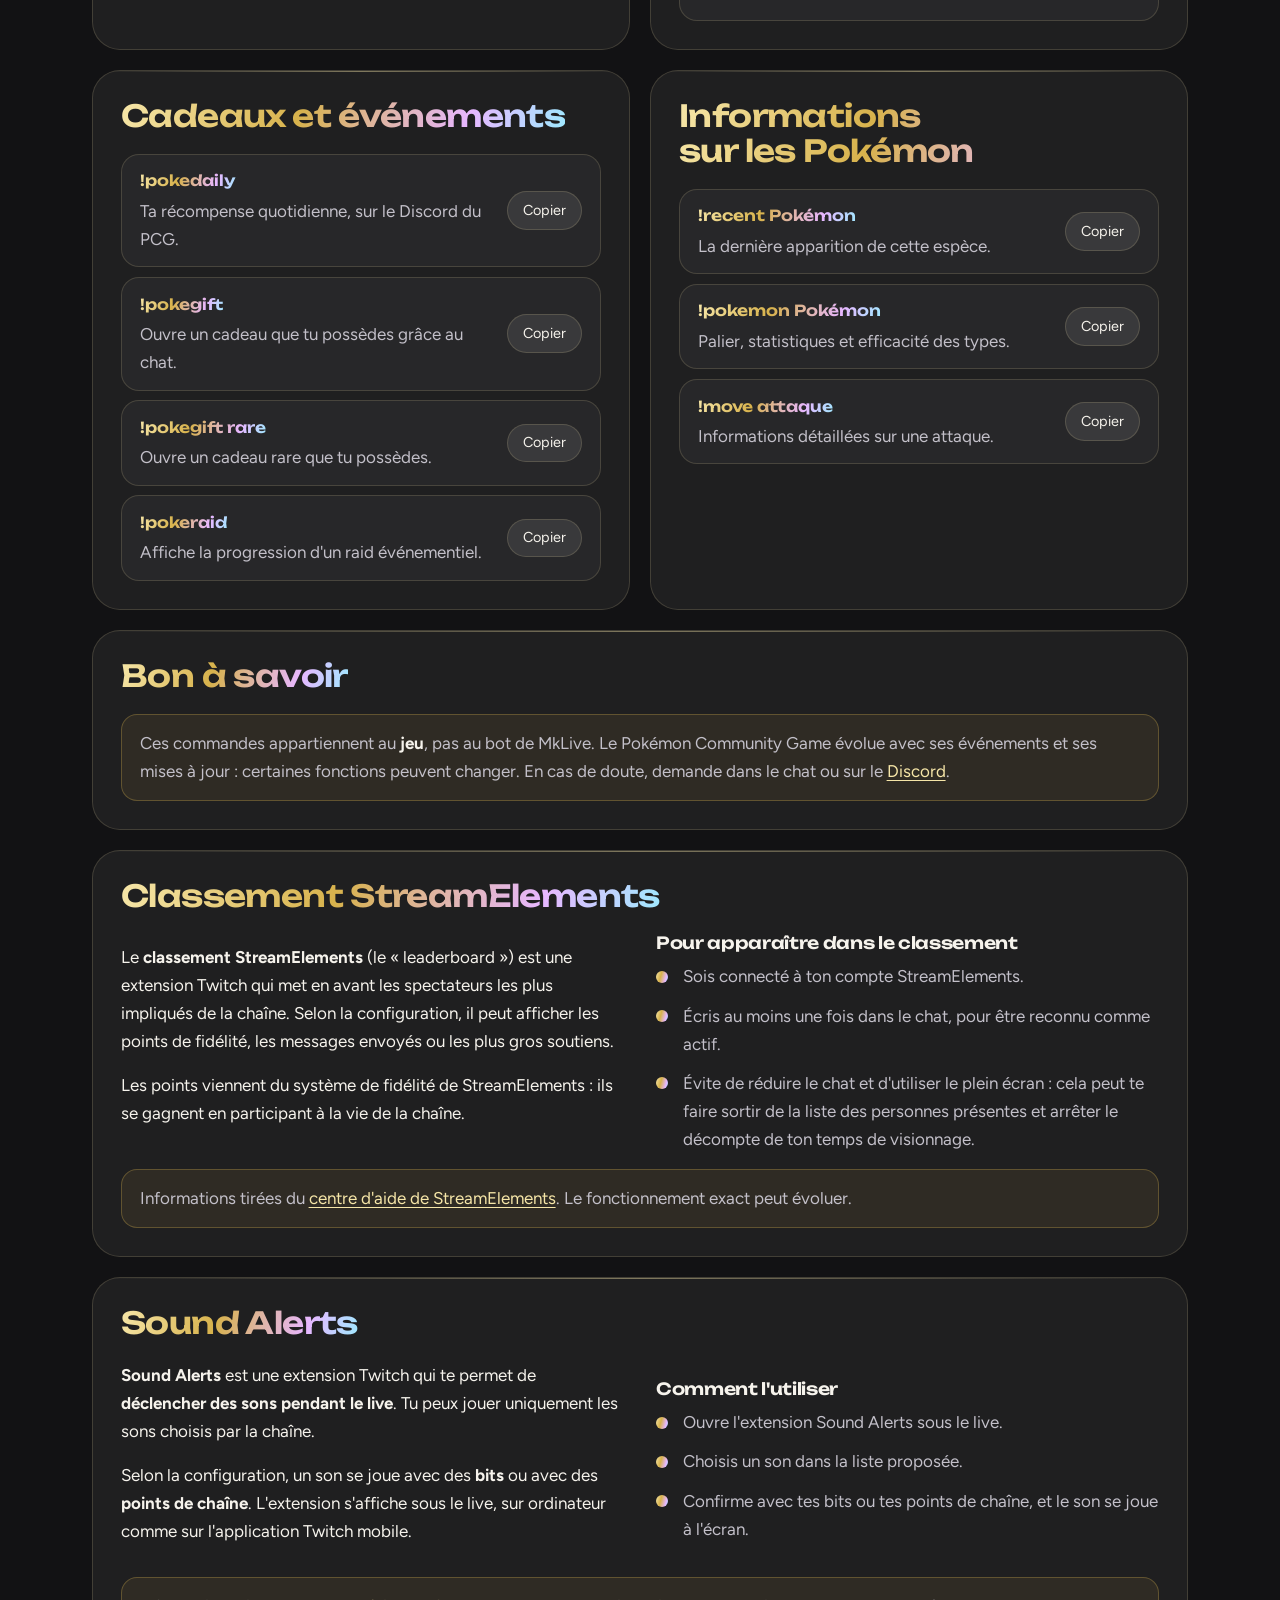
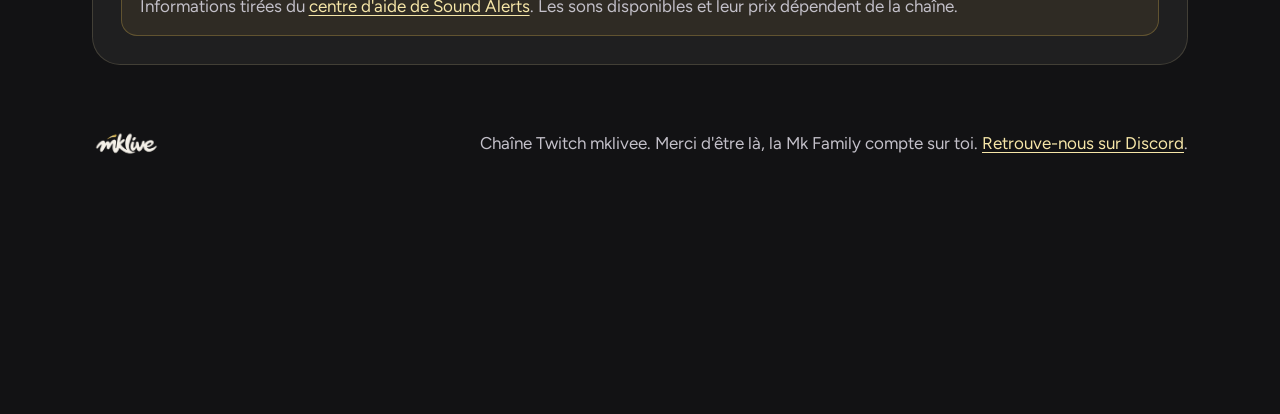
<file: pokemon/index.html>
<!doctype html>
<html lang="fr">
<head>
  <meta charset="utf-8">
  <meta name="viewport" content="width=device-width, initial-scale=1">
  <title>Cette page a déménagé — MkLive</title>
  <meta name="robots" content="noindex">
  <meta http-equiv="refresh" content="0; url=../extensions/">
  <link rel="canonical" href="../extensions/">
</head>
<body style="font-family:sans-serif;background:#121214;color:#f6f3ec;padding:2rem">
  <p>Cette page a déménagé : <a style="color:#f6e6a8" href="../extensions/">cliquez ici pour la retrouver</a>.</p>
</body>
</html>
</file>
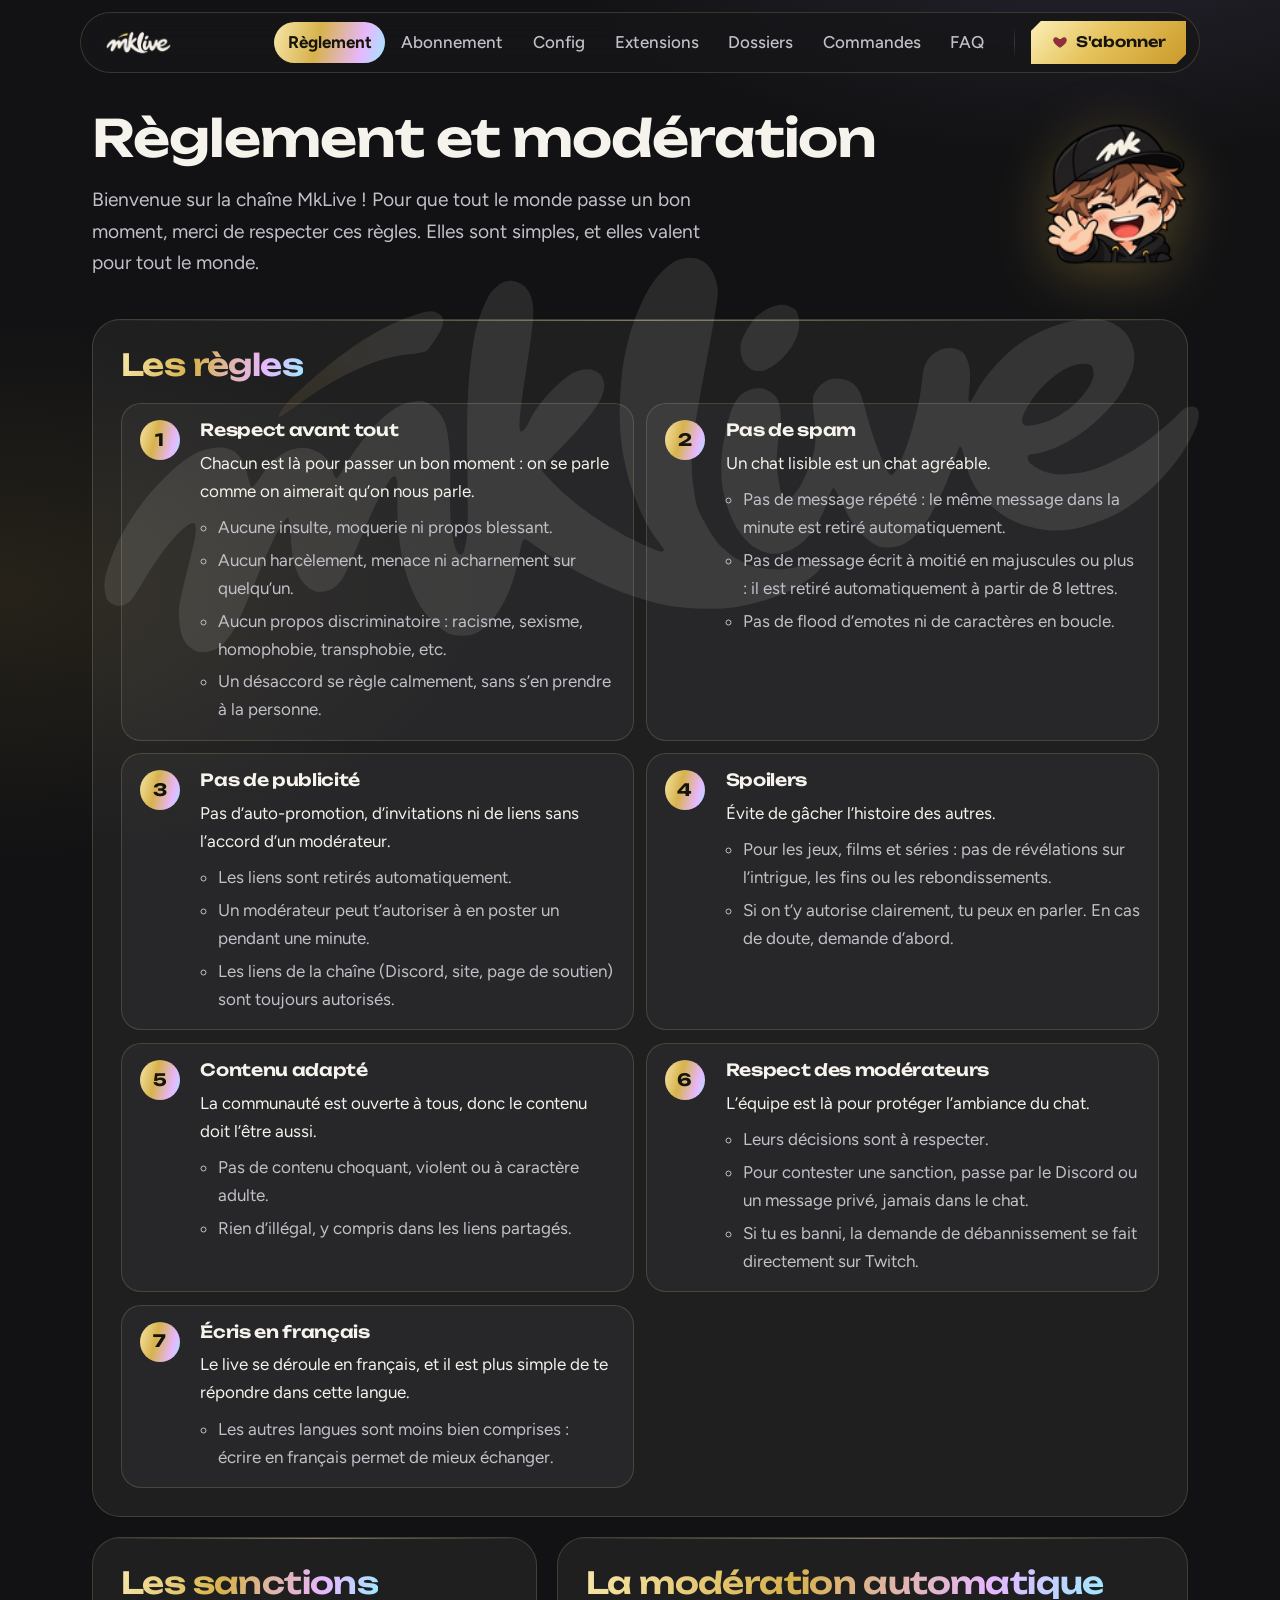
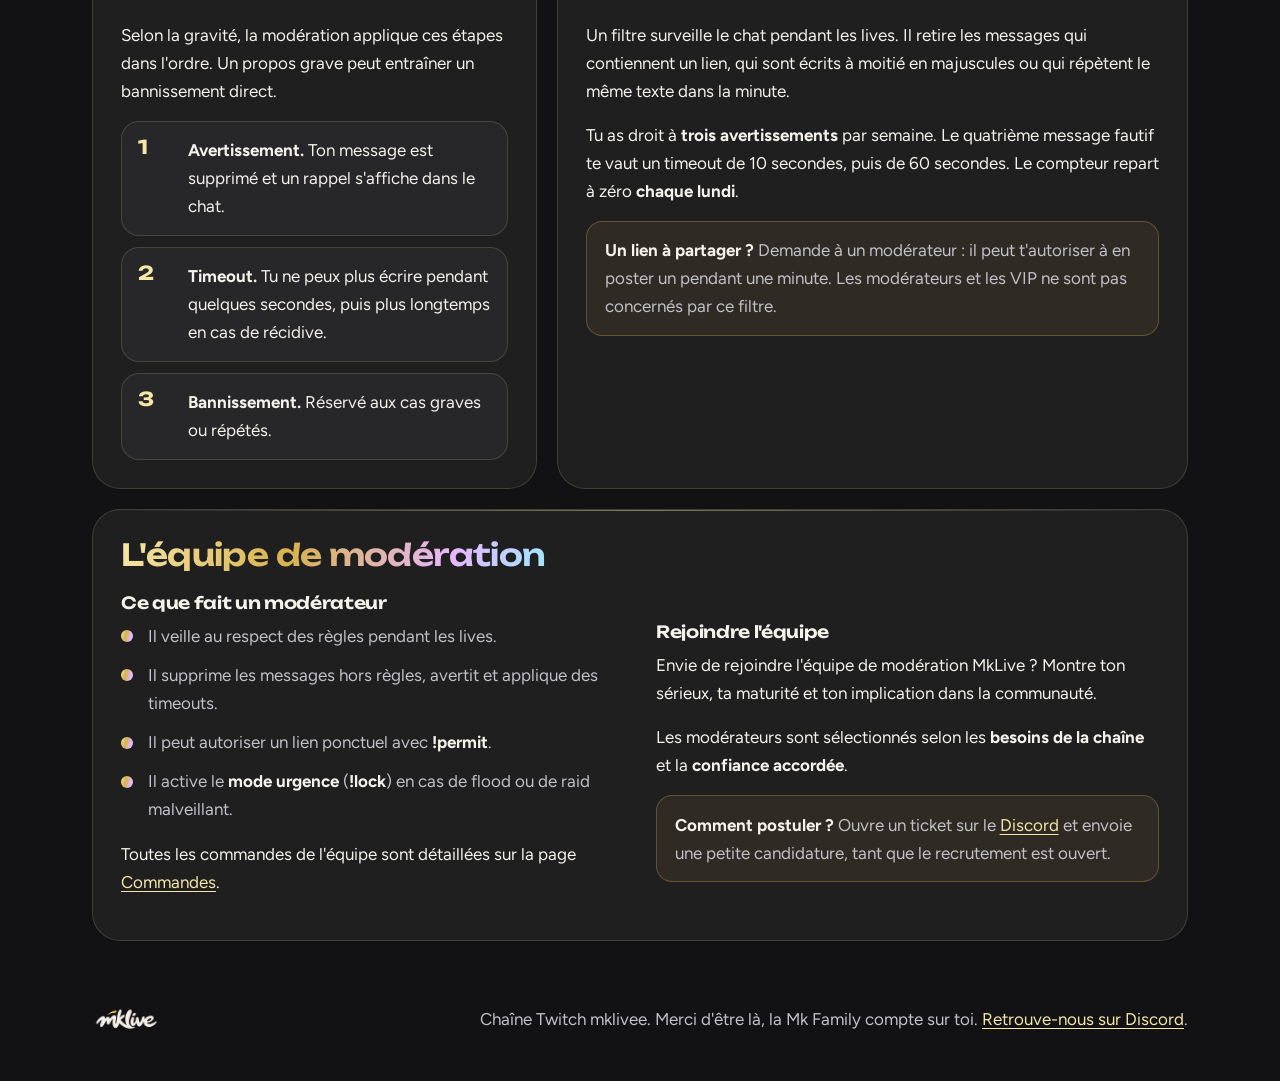
<file: regles/index.html>
<!doctype html>
<html lang="fr">
<head>
  <meta charset="utf-8">
  <meta name="viewport" content="width=device-width, initial-scale=1">
  <title>Règlement et modération — MkLive</title>
  <meta name="description" content="Les règles du chat de la Mk Family, les sanctions, la modération automatique et l'équipe de modération.">
  <meta name="theme-color" content="#121214">
  <link rel="preload" href="../assets/fonts/unbounded-latin-wght.woff2" as="font" type="font/woff2" crossorigin>
  <link rel="preload" href="../assets/fonts/figtree-latin-wght.woff2" as="font" type="font/woff2" crossorigin>
  <link rel="stylesheet" href="../assets/css/style.css">
  <script src="../assets/js/site.js" defer></script>
</head>
<body>
  <a class="lien-evitement" href="#contenu">Aller au contenu</a>

  <div class="filigrane" aria-hidden="true">
    <object id="filigrane-svg" data="../assets/img/logo/logo-anime.svg" type="image/svg+xml"><img src="../assets/img/logo/logo-mklive-transparent.png" alt=""></object>
  </div>

  <header class="entete">
    <div class="entete__contenu">
      <a class="marque" href="../" aria-label="MkLive, accueil"><img src="../assets/img/logo/logo-mklive-transparent.png" alt="MkLive"></a>
      <nav aria-label="Pages du site">
        <ul class="menu">
          <li><a href="../regles/" aria-current="page">Règlement</a></li>
          <li><a href="../abonner/">Abonnement</a></li>
          <li><a href="../setup/">Config</a></li>
          <li><a href="../extensions/">Extensions</a></li>
          <li><a href="../dossiers/">Dossiers</a></li>
          <li><a href="../commandes/">Commandes</a></li>
          <li><a href="../faq/">FAQ</a></li>
        </ul>
      </nav>
      <span class="entete__sep" aria-hidden="true"></span>
      <a class="entete__cta" href="https://www.twitch.tv/subs/mklivee" aria-label="S'abonner sur Twitch"><svg class="entete__coeur" viewBox="0 0 24 24" width="16" height="16" aria-hidden="true" focusable="false"><path fill="currentColor" d="M12 21s-7.5-4.7-9.6-9.2C.9 8.5 2.6 5 6 5c2 0 3.4 1.1 4.2 2.4h3.6C14.6 6.1 16 5 18 5c3.4 0 5.1 3.5 3.6 6.8C19.5 16.3 12 21 12 21z"/></svg><span>S'abonner</span></a>
    </div>
  </header>

  <main id="contenu" class="page">
    <section class="tete-page tete-page--emote">
      <div>
        <h1>Règlement et modération</h1>
        <p class="chapeau">Bienvenue sur la chaîne MkLive ! Pour que tout le monde passe un bon moment, merci de respecter ces règles. Elles sont simples, et elles valent pour tout le monde.</p>
      </div>
      <img class="tete-page__emote" src="../assets/img/emotes/MkLive_Chibi_SALUT_FIXE_112.png" alt="Emote MkLive qui salue" width="256" height="256">
    </section>

    <div class="grille">
      <section class="bloc bloc--large" aria-labelledby="t-regles">
        <h2 id="t-regles">Les règles</h2>
        <ol class="regles regles--deux">
          <li class="regle"><div><h3>Respect avant tout</h3><p class="intro">Chacun est là pour passer un bon moment : on se parle comme on aimerait qu’on nous parle.</p><ul><li>Aucune insulte, moquerie ni propos blessant.</li><li>Aucun harcèlement, menace ni acharnement sur quelqu’un.</li><li>Aucun propos discriminatoire : racisme, sexisme, homophobie, transphobie, etc.</li><li>Un désaccord se règle calmement, sans s’en prendre à la personne.</li></ul></div></li>
          <li class="regle"><div><h3>Pas de spam</h3><p class="intro">Un chat lisible est un chat agréable.</p><ul><li>Pas de message répété : le même message dans la minute est retiré automatiquement.</li><li>Pas de message écrit à moitié en majuscules ou plus : il est retiré automatiquement à partir de 8 lettres.</li><li>Pas de flood d’emotes ni de caractères en boucle.</li></ul></div></li>
          <li class="regle"><div><h3>Pas de publicité</h3><p class="intro">Pas d’auto-promotion, d’invitations ni de liens sans l’accord d’un modérateur.</p><ul><li>Les liens sont retirés automatiquement.</li><li>Un modérateur peut t’autoriser à en poster un pendant une minute.</li><li>Les liens de la chaîne (Discord, site, page de soutien) sont toujours autorisés.</li></ul></div></li>
          <li class="regle"><div><h3>Spoilers</h3><p class="intro">Évite de gâcher l’histoire des autres.</p><ul><li>Pour les jeux, films et séries : pas de révélations sur l’intrigue, les fins ou les rebondissements.</li><li>Si on t’y autorise clairement, tu peux en parler. En cas de doute, demande d’abord.</li></ul></div></li>
          <li class="regle"><div><h3>Contenu adapté</h3><p class="intro">La communauté est ouverte à tous, donc le contenu doit l’être aussi.</p><ul><li>Pas de contenu choquant, violent ou à caractère adulte.</li><li>Rien d’illégal, y compris dans les liens partagés.</li></ul></div></li>
          <li class="regle"><div><h3>Respect des modérateurs</h3><p class="intro">L’équipe est là pour protéger l’ambiance du chat.</p><ul><li>Leurs décisions sont à respecter.</li><li>Pour contester une sanction, passe par le Discord ou un message privé, jamais dans le chat.</li><li>Si tu es banni, la demande de débannissement se fait directement sur Twitch.</li></ul></div></li>
          <li class="regle"><div><h3>Écris en français</h3><p class="intro">Le live se déroule en français, et il est plus simple de te répondre dans cette langue.</p><ul><li>Les autres langues sont moins bien comprises : écrire en français permet de mieux échanger.</li></ul></div></li>
        </ol>
      </section>
      <section class="bloc bloc--gauche" aria-labelledby="t-sanctions">
        <h2 id="t-sanctions">Les sanctions</h2>
        <p>Selon la gravité, la modération applique ces étapes dans l'ordre. Un propos grave peut entraîner un bannissement direct.</p>
        <ol class="paliers">
          <li><b>1</b><span><strong>Avertissement.</strong> Ton message est supprimé et un rappel s'affiche dans le chat.</span></li>
          <li><b>2</b><span><strong>Timeout.</strong> Tu ne peux plus écrire pendant quelques secondes, puis plus longtemps en cas de récidive.</span></li>
          <li><b>3</b><span><strong>Bannissement.</strong> Réservé aux cas graves ou répétés.</span></li>
        </ol>
      </section>
      <section class="bloc bloc--droite" aria-labelledby="t-auto">
        <h2 id="t-auto">La modération automatique</h2>
        <p>Un filtre surveille le chat pendant les lives. Il retire les messages qui contiennent un lien, qui sont écrits à moitié en majuscules ou qui répètent le même texte dans la minute.</p>
        <p>Tu as droit à <strong>trois avertissements</strong> par semaine. Le quatrième message fautif te vaut un timeout de 10 secondes, puis de 60 secondes. Le compteur repart à zéro <strong>chaque lundi</strong>.</p>
        <div class="note"><p><strong>Un lien à partager ?</strong> Demande à un modérateur : il peut t'autoriser à en poster un pendant une minute. Les modérateurs et les VIP ne sont pas concernés par ce filtre.</p></div>
      </section>
      <section class="bloc bloc--large" aria-labelledby="equipe">
        <h2 id="equipe">L'équipe de modération</h2>
        <div class="duo">
          <div>
            <h3>Ce que fait un modérateur</h3>
            <ul class="avantages">
              <li>Il veille au respect des règles pendant les lives.</li>
              <li>Il supprime les messages hors règles, avertit et applique des timeouts.</li>
              <li>Il peut autoriser un lien ponctuel avec <strong>!permit</strong>.</li>
              <li>Il active le <strong>mode urgence</strong> (<strong>!lock</strong>) en cas de flood ou de raid malveillant.</li>
            </ul>
            <p style="margin-top:1rem">Toutes les commandes de l'équipe sont détaillées sur la page <a href="../commandes/#equipe">Commandes</a>.</p>
          </div>
          <div>
            <h3>Rejoindre l'équipe</h3>
            <p>Envie de rejoindre l'équipe de modération MkLive ? Montre ton sérieux, ta maturité et ton implication dans la communauté.</p>
            <p>Les modérateurs sont sélectionnés selon les <strong>besoins de la chaîne</strong> et la <strong>confiance accordée</strong>.</p>
            <div class="note"><p><strong>Comment postuler ?</strong> Ouvre un ticket sur le <a href="https://discord.gg/mRp8CDYbB3">Discord</a> et envoie une petite candidature, tant que le recrutement est ouvert.</p></div>
          </div>
        </div>
      </section>
    </div>
  </main>

  <footer class="pied">
    <div class="pied__contenu">
      <img src="../assets/img/logo/logo-mklive-transparent.png" alt="MkLive">
      <p>Chaîne Twitch mklivee. Merci d'être là, la Mk Family compte sur toi. <a href="https://discord.gg/mRp8CDYbB3">Retrouve-nous sur Discord</a>.</p>
    </div>
  </footer>
</body>
</html>
</file>
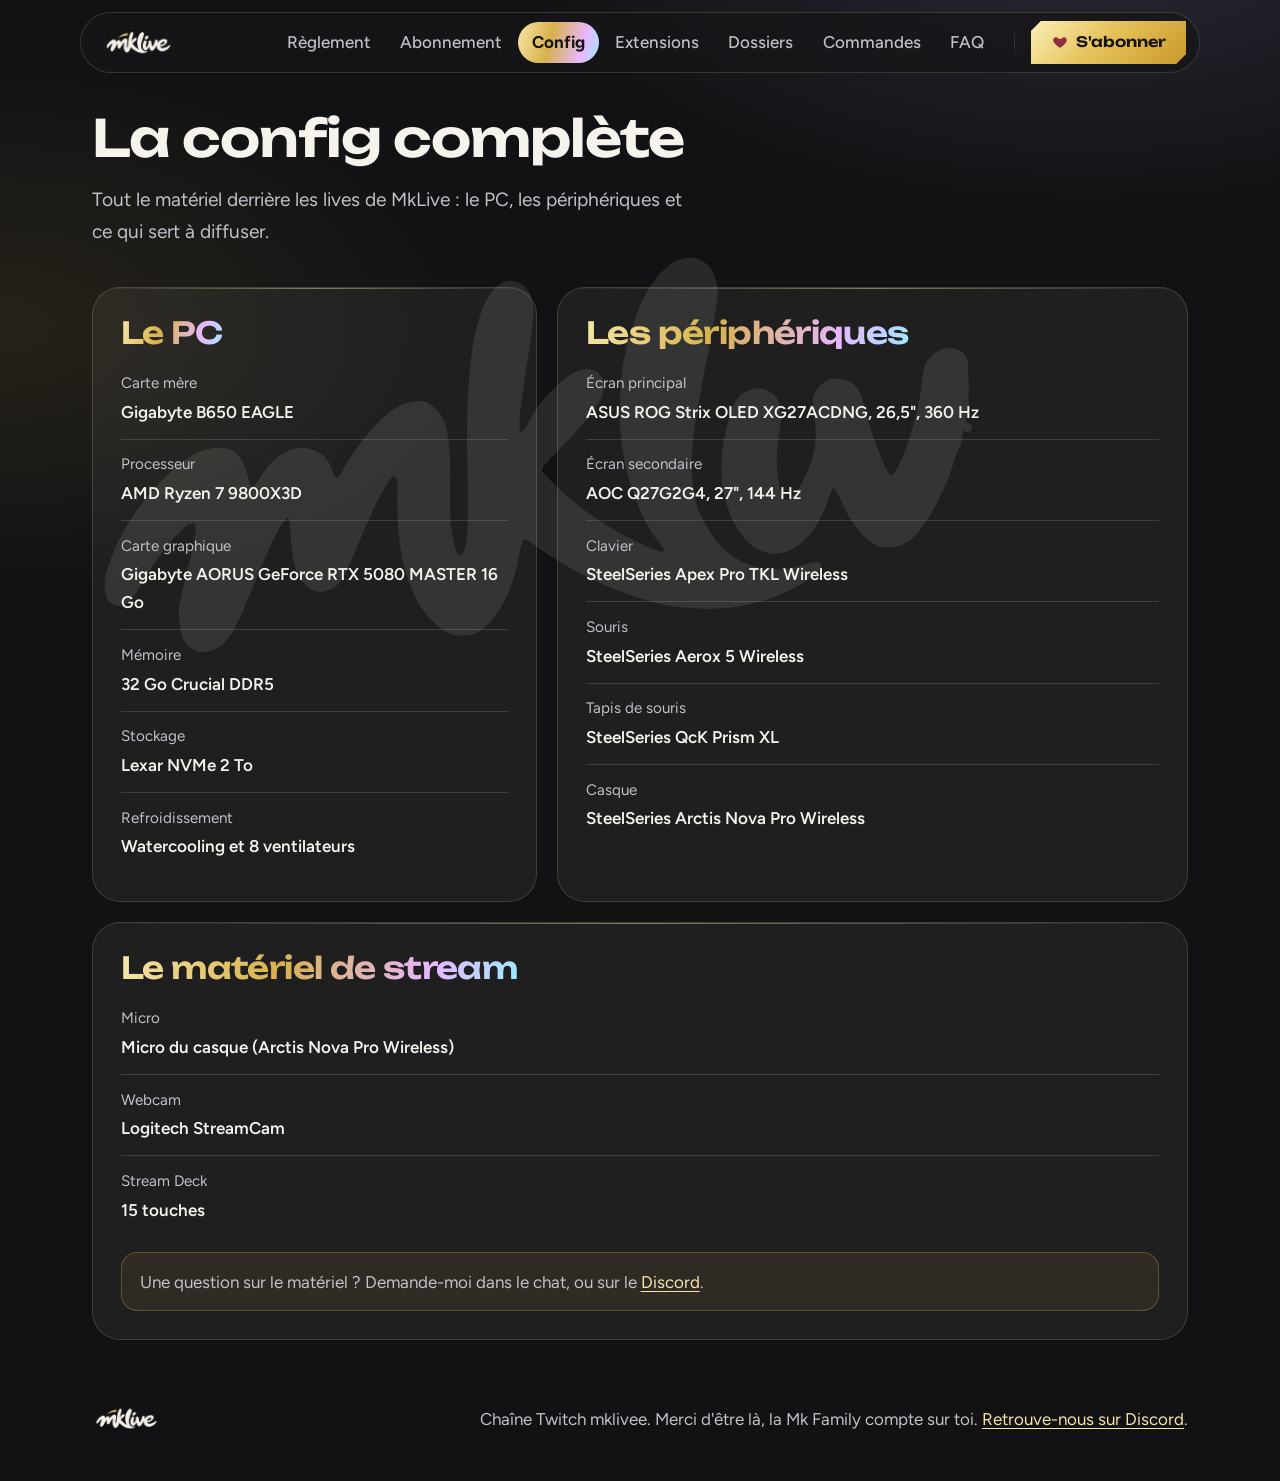
<file: setup/index.html>
<!doctype html>
<html lang="fr">
<head>
  <meta charset="utf-8">
  <meta name="viewport" content="width=device-width, initial-scale=1">
  <title>La config complète — MkLive</title>
  <meta name="description" content="Le PC, les périphériques et le matériel de stream de MkLive.">
  <meta name="theme-color" content="#121214">
  <link rel="preload" href="../assets/fonts/unbounded-latin-wght.woff2" as="font" type="font/woff2" crossorigin>
  <link rel="preload" href="../assets/fonts/figtree-latin-wght.woff2" as="font" type="font/woff2" crossorigin>
  <link rel="stylesheet" href="../assets/css/style.css">
  <script src="../assets/js/site.js" defer></script>
</head>
<body>
  <a class="lien-evitement" href="#contenu">Aller au contenu</a>

  <div class="filigrane" aria-hidden="true">
    <object id="filigrane-svg" data="../assets/img/logo/logo-anime.svg" type="image/svg+xml"><img src="../assets/img/logo/logo-mklive-transparent.png" alt=""></object>
  </div>

  <header class="entete">
    <div class="entete__contenu">
      <a class="marque" href="../" aria-label="MkLive, accueil"><img src="../assets/img/logo/logo-mklive-transparent.png" alt="MkLive"></a>
      <nav aria-label="Pages du site">
        <ul class="menu">
          <li><a href="../regles/">Règlement</a></li>
          <li><a href="../abonner/">Abonnement</a></li>
          <li><a href="../setup/" aria-current="page">Config</a></li>
          <li><a href="../extensions/">Extensions</a></li>
          <li><a href="../dossiers/">Dossiers</a></li>
          <li><a href="../commandes/">Commandes</a></li>
          <li><a href="../faq/">FAQ</a></li>
        </ul>
      </nav>
      <span class="entete__sep" aria-hidden="true"></span>
      <a class="entete__cta" href="https://www.twitch.tv/subs/mklivee" aria-label="S'abonner sur Twitch"><svg class="entete__coeur" viewBox="0 0 24 24" width="16" height="16" aria-hidden="true" focusable="false"><path fill="currentColor" d="M12 21s-7.5-4.7-9.6-9.2C.9 8.5 2.6 5 6 5c2 0 3.4 1.1 4.2 2.4h3.6C14.6 6.1 16 5 18 5c3.4 0 5.1 3.5 3.6 6.8C19.5 16.3 12 21 12 21z"/></svg><span>S'abonner</span></a>
    </div>
  </header>

  <main id="contenu" class="page">
    <section class="tete-page">
      <div>
        <h1>La config complète</h1>
        <p class="chapeau">Tout le matériel derrière les lives de MkLive : le PC, les périphériques et ce qui sert à diffuser.</p>
      </div>
    </section>

    <div class="grille">
      <section class="bloc bloc--gauche" aria-labelledby="t-pc">
        <h2 id="t-pc">Le PC</h2>
        <dl class="fiche">
          <div><dt>Carte mère</dt><dd>Gigabyte B650 EAGLE</dd></div>
          <div><dt>Processeur</dt><dd>AMD Ryzen 7 9800X3D</dd></div>
          <div><dt>Carte graphique</dt><dd>Gigabyte AORUS GeForce RTX 5080 MASTER 16 Go</dd></div>
          <div><dt>Mémoire</dt><dd>32 Go Crucial DDR5</dd></div>
          <div><dt>Stockage</dt><dd>Lexar NVMe 2 To</dd></div>
          <div><dt>Refroidissement</dt><dd>Watercooling et 8 ventilateurs</dd></div>
        </dl>
      </section>
      <section class="bloc bloc--droite" aria-labelledby="t-peri">
        <h2 id="t-peri">Les périphériques</h2>
        <dl class="fiche">
          <div><dt>Écran principal</dt><dd>ASUS ROG Strix OLED XG27ACDNG, 26,5&quot;, 360 Hz</dd></div>
          <div><dt>Écran secondaire</dt><dd>AOC Q27G2G4, 27&quot;, 144 Hz</dd></div>
          <div><dt>Clavier</dt><dd>SteelSeries Apex Pro TKL Wireless</dd></div>
          <div><dt>Souris</dt><dd>SteelSeries Aerox 5 Wireless</dd></div>
          <div><dt>Tapis de souris</dt><dd>SteelSeries QcK Prism XL</dd></div>
          <div><dt>Casque</dt><dd>SteelSeries Arctis Nova Pro Wireless</dd></div>
        </dl>
      </section>
      <section class="bloc bloc--large" aria-labelledby="t-stream">
        <h2 id="t-stream">Le matériel de stream</h2>
        <dl class="fiche">
          <div><dt>Micro</dt><dd>Micro du casque (Arctis Nova Pro Wireless)</dd></div>
          <div><dt>Webcam</dt><dd>Logitech StreamCam</dd></div>
          <div><dt>Stream Deck</dt><dd>15 touches</dd></div>
        </dl>
        <div class="note"><p>Une question sur le matériel ? Demande-moi dans le chat, ou sur le <a href="https://discord.gg/mRp8CDYbB3">Discord</a>.</p></div>
      </section>
    </div>
  </main>

  <footer class="pied">
    <div class="pied__contenu">
      <img src="../assets/img/logo/logo-mklive-transparent.png" alt="MkLive">
      <p>Chaîne Twitch mklivee. Merci d'être là, la Mk Family compte sur toi. <a href="https://discord.gg/mRp8CDYbB3">Retrouve-nous sur Discord</a>.</p>
    </div>
  </footer>
</body>
</html>
</file>
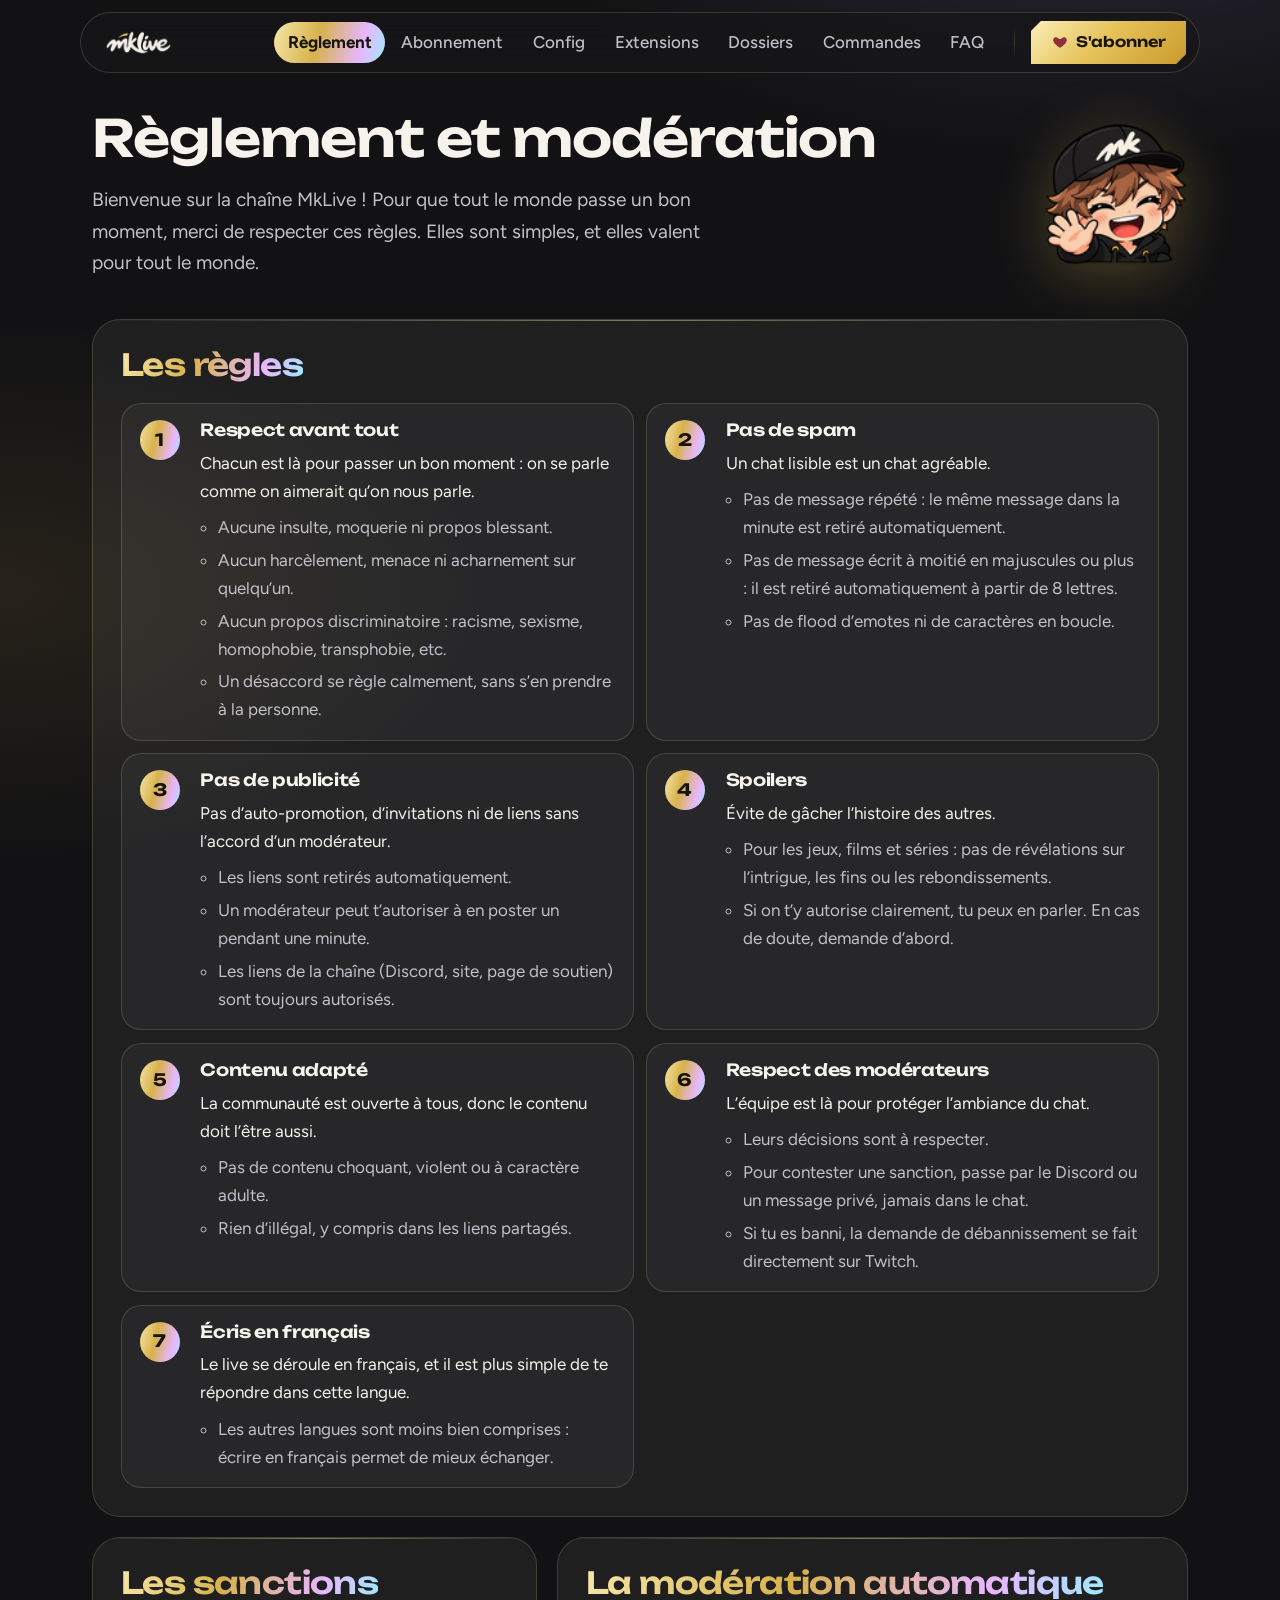
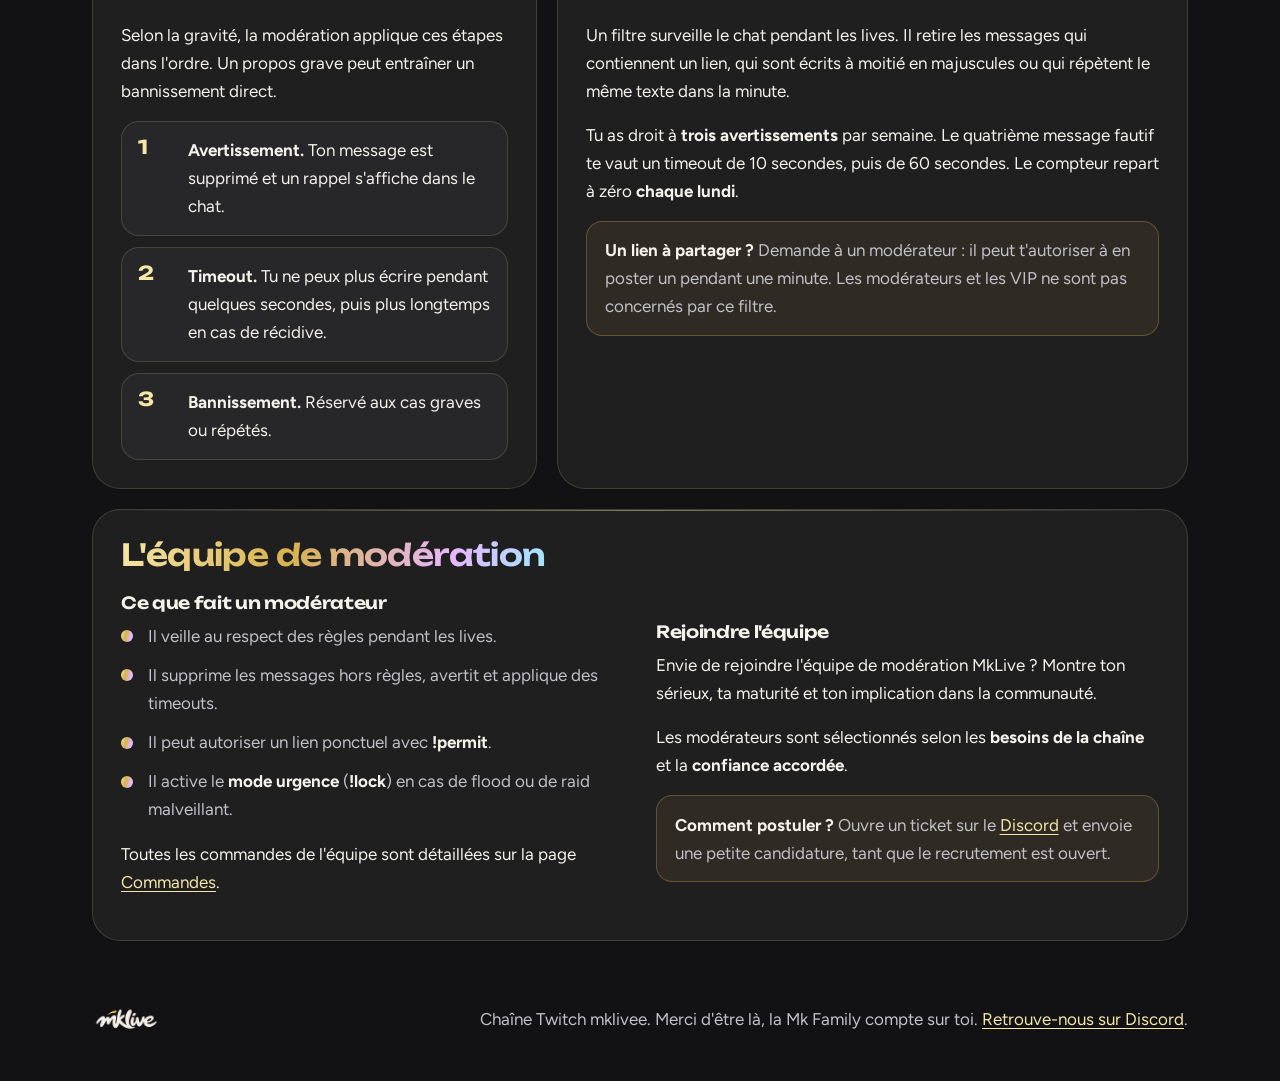
<file: vip-modo/index.html>
<!doctype html>
<html lang="fr">
<head>
  <meta charset="utf-8">
  <meta name="viewport" content="width=device-width, initial-scale=1">
  <title>Cette page a déménagé — MkLive</title>
  <meta name="robots" content="noindex">
  <meta http-equiv="refresh" content="0; url=../regles/#equipe">
  <link rel="canonical" href="../regles/#equipe">
</head>
<body style="font-family:sans-serif;background:#121214;color:#f6f3ec;padding:2rem">
  <p>Cette page a déménagé : <a style="color:#f6e6a8" href="../regles/#equipe">cliquez ici pour la retrouver</a>.</p>
</body>
</html>
</file>
<file: assets/css/style.css>
/* MkLive — feuille de style du site (style « Holo doré »)
   Sombre, verre, reflets holographiques et l'or du logo. Polices hébergées dans le dépôt (licence SIL OFL). */

@font-face {
  font-family: "Unbounded";
  src: url("../fonts/unbounded-latin-wght.woff2") format("woff2");
  font-weight: 500 700; font-style: normal; font-display: swap;
}
@font-face {
  font-family: "Figtree";
  src: url("../fonts/figtree-latin-wght.woff2") format("woff2");
  font-weight: 400 700; font-style: normal; font-display: swap;
}

:root {
  --fond: #121214;
  --verre: rgba(255, 255, 255, 0.055);
  --verre-fort: rgba(255, 255, 255, 0.09);
  --bord: rgba(246, 230, 168, 0.16);
  --texte-fort: #f6f3ec;
  --texte-doux: #c3c0c9;
  --or: #d7b24c;
  --or-clair: #f6e6a8;
  --or-sombre: #8a6d22;
  --or-irise: linear-gradient(105deg, #f6e6a8 0%, #d7b24c 40%, #e7b7ff 78%, #9fe9ff 100%);
  --titre: "Unbounded", "Segoe UI", system-ui, sans-serif;
  --texte: "Figtree", system-ui, "Segoe UI", sans-serif;
}

*, *::before, *::after { box-sizing: border-box; }
html { scroll-behavior: smooth; }

body {
  margin: 0; color: var(--texte-fort); font-family: var(--texte); font-size: 1.0625rem; line-height: 1.65;
  background:
    radial-gradient(60rem 30rem at 85% -5%, rgba(196, 166, 255, 0.14), transparent 60%),
    radial-gradient(50rem 28rem at 0% 22%, rgba(215, 178, 76, 0.10), transparent 60%),
    var(--fond);
  -webkit-font-smoothing: antialiased;
}
img { max-width: 100%; height: auto; display: block; }
a { color: var(--or-clair); text-underline-offset: 0.2em; }
a:hover { color: var(--texte-fort); }
:focus-visible { outline: 3px solid var(--or); outline-offset: 3px; border-radius: 6px; }
.sr-only { position: absolute; width: 1px; height: 1px; margin: -1px; padding: 0; overflow: hidden; clip: rect(0 0 0 0); border: 0; white-space: nowrap; }

.lien-evitement { position: absolute; left: 1rem; top: -4rem; z-index: 30; background: var(--or); color: #17140b; padding: 0.6rem 1rem; font-weight: 700; border-radius: 8px; }
.lien-evitement:focus { top: 1rem; }

/* Filigrane : le logo animé, en boucle, derrière tout le contenu */
.filigrane { position: fixed; inset: 0; z-index: -1; display: grid; place-items: center; pointer-events: none; overflow: hidden; }
.filigrane object, .filigrane img {
  width: min(110vw, 78rem); max-width: none; aspect-ratio: 1148 / 453;
  opacity: 0.10; mix-blend-mode: screen; transform: rotate(-8deg);
}

/* En-tête en capsule */
.entete { position: sticky; top: 0.75rem; z-index: 10; padding: 0 0.75rem; }
.entete__contenu {
  max-width: 70rem; margin: 0 auto; padding: 0.5rem 0.8rem; display: flex; align-items: center; gap: 1rem;
  background: rgba(22, 22, 25, 0.78); backdrop-filter: blur(14px); border: 1px solid var(--bord); border-radius: 999px;
}
.entete nav { flex: 1; min-width: 0; }
.marque img { height: 1.9rem; width: auto; margin-left: 0.5rem; }
.menu { display: flex; gap: 0.15rem; margin: 0; padding: 0; list-style: none; overflow-x: auto; scrollbar-width: none; justify-content: flex-end; }
.menu::-webkit-scrollbar { display: none; }
.menu a { display: block; padding: 0.4rem 0.85rem; color: var(--texte-doux); text-decoration: none; font-weight: 500; white-space: nowrap; border-radius: 999px; }
.menu a:hover { color: var(--texte-fort); }
.menu a[aria-current="page"] { color: #17140b; background: var(--or-irise); font-weight: 700; }

/* Bannière d'accueil */
.banniere { position: relative; max-width: 70rem; margin: 1.25rem auto 0; padding: 0 0.75rem; }
.banniere__fond { width: 100%; aspect-ratio: 3 / 1; object-fit: cover; object-position: 80% center; border-radius: 28px; border: 1px solid var(--bord); }
.banniere__logo {
  position: absolute; left: 7%; top: 50%; width: min(46%, 22rem); transform: translateY(-52%);
  filter: drop-shadow(0 6px 24px rgba(0, 0, 0, 0.6));
}
@media (max-width: 40rem) {
  .banniere__fond { aspect-ratio: 16 / 9; object-position: 85% center; }
  .banniere__logo { left: 4%; width: 44%; }
}

.page { max-width: 70rem; margin: 0 auto; padding: 0 0.75rem; }

/* Titres */
h1, h2, h3 { font-family: var(--titre); font-weight: 600; line-height: 1.15; margin: 0; letter-spacing: -0.02em; text-wrap: balance; }
h1 { font-size: clamp(1.9rem, 5vw, 3.2rem); max-width: 18ch; }
h2 { font-size: clamp(1.35rem, 2.6vw, 1.9rem); margin-bottom: 1.25rem; background: var(--or-irise); -webkit-background-clip: text; background-clip: text; color: transparent; width: fit-content; max-width: 100%; }
h3 { font-size: 1.05rem; margin-bottom: 0.3rem; }
.chapeau { font-size: 1.2rem; color: var(--texte-doux); margin: 1rem 0 0; max-width: 38rem; }
p { margin: 0 0 1rem; }

/* Présentation de l'accueil : un emoji devant chaque bloc */
.presentation { list-style: none; margin: 1.4rem 0 0; padding: 0; display: grid; gap: 0.9rem; max-width: 40rem; }
.presentation li { display: grid; grid-template-columns: 2rem 1fr; gap: 0.7rem; align-items: start; color: var(--texte-doux); font-size: 1.1rem; }
.presentation span { font-size: 1.35rem; line-height: 1.4; }
.presentation p { margin: 0; }
.presentation strong { color: var(--texte-fort); }
.presentation + .chapeau { margin-top: 1.4rem; }

.tete-page { padding: 3rem 0 1rem; display: grid; gap: 1.5rem; align-items: center; }
.tete-page--emote { grid-template-columns: 1fr; }
.tete-page__emote { width: 8rem; height: 8rem; object-fit: contain; filter: drop-shadow(0 10px 28px rgba(215, 178, 76, 0.3)); }
@media (min-width: 48rem) {
  .tete-page--emote { grid-template-columns: 1fr 11rem; }
  .tete-page__emote { width: 11rem; height: 11rem; justify-self: end; }
}

/* Boutons */
.actions { display: flex; gap: 0.8rem; flex-wrap: wrap; margin-top: 1.6rem; }
.bouton {
  display: inline-block; padding: 0.85rem 1.5rem; border-radius: 999px; border: 1px solid var(--bord);
  background: var(--verre); color: var(--texte-fort); text-decoration: none; font-weight: 600; font-family: var(--texte);
  cursor: pointer; transition: filter 0.2s, background-color 0.2s;
}
.bouton--plein { background: var(--or-irise); color: #17140b; border-color: transparent; }
.bouton:hover { filter: brightness(1.12); color: inherit; }
.bouton--plein:hover { color: #17140b; }
.bouton--grand { padding: 1rem 2.1rem; font-size: 1.15rem; }

/* Bouton « S'abonner » toujours visible dans l'en-tête */
.entete__sep { flex: none; width: 1px; align-self: stretch; margin: 0.3rem 0; background: linear-gradient(180deg, transparent, var(--bord), transparent); }
.entete__cta {
  --coupe: 10px; position: relative; overflow: hidden; flex: none; display: inline-flex; align-items: center; gap: 0.5rem;
  padding: 0.6rem 1.3rem; color: #17140b; font-family: var(--titre); font-weight: 600; font-size: 0.9rem; letter-spacing: -0.01em;
  text-decoration: none; white-space: nowrap;
  background: linear-gradient(135deg, #fbefb8 0%, #e6c35c 45%, #c99a2a 100%);
  clip-path: polygon(var(--coupe) 0, 100% 0, 100% calc(100% - var(--coupe)), calc(100% - var(--coupe)) 100%, 0 100%, 0 var(--coupe));
}
.entete__cta::after {
  content: ""; position: absolute; inset: -30% auto -30% -60%; width: 45%; transform: skewX(-20deg); pointer-events: none;
  background: linear-gradient(100deg, transparent, rgba(255, 255, 255, 0.6), transparent); transition: left 0.6s ease;
}
.entete__cta:hover, .entete__cta:focus-visible { color: #17140b; }
.entete__cta:hover::after, .entete__cta:focus-visible::after { left: 130%; }
.entete__coeur { flex: none; color: #8f2f3b; }
@media (max-width: 40rem) {
  .entete__cta { padding: 0.5rem 0.95rem; font-size: 0.85rem; }
  .entete__cta .entete__coeur { display: none; }
}
@media (prefers-reduced-motion: reduce) { .entete__cta::after { transition: none; } }

/* Grille de blocs de largeurs variées */
.grille { display: grid; grid-template-columns: 1fr; gap: 1.25rem; margin: 1.5rem 0; }
.bloc { position: relative; padding: 1.75rem; background: var(--verre); border: 1px solid var(--bord); border-radius: 28px; overflow: hidden; min-width: 0; }
.bloc::before { content: ""; position: absolute; inset: 0 0 auto 0; height: 1px; background: linear-gradient(90deg, transparent, var(--or-clair), transparent); opacity: 0.45; }
.bloc > h2 + .groupe { margin-top: -0.5rem; }
.groupe { color: var(--texte-doux); max-width: 40rem; }
@media (min-width: 60rem) {
  .grille { grid-template-columns: repeat(12, 1fr); }
  .bloc--large { grid-column: span 12; }
  .bloc--gauche { grid-column: span 5; }
  .bloc--droite { grid-column: span 7; }
  .bloc--moitie { grid-column: span 6; }
  .duo { display: grid; grid-template-columns: 1fr 1fr; gap: 2rem; align-items: center; }
}

/* Sommaire de l'accueil */
.sommaire { list-style: none; margin: 0; padding: 0; display: grid; gap: 0.6rem; }
.sommaire a {
  display: grid; gap: 0.1rem; padding: 1rem 1.2rem; text-decoration: none; color: var(--texte-fort);
  background: rgba(255, 255, 255, 0.04); border: 1px solid var(--bord); border-radius: 18px;
  transition: border-color 0.2s, background-color 0.2s, transform 0.2s;
}
.sommaire a:hover, .sommaire a:focus-visible { border-color: var(--or); background: var(--verre-fort); transform: translateX(4px); }
.sommaire strong { font-family: var(--titre); font-weight: 600; font-size: 1.05rem; }
.sommaire span { color: var(--texte-doux); }
@media (min-width: 48rem) { .sommaire { grid-template-columns: 1fr 1fr; } }

/* Avantages */
.avantages { list-style: none; padding: 0; margin: 0; display: grid; gap: 0.7rem; }
.avantages li { padding-left: 1.7rem; position: relative; color: var(--texte-doux); }
.avantages li::before { content: ""; position: absolute; left: 0; top: 0.5em; width: 0.75rem; height: 0.75rem; border-radius: 50%; background: var(--or-irise); }
.avantages strong { color: var(--texte-fort); }

/* Emotes : reflet holographique au survol */
.emotes, .badges { list-style: none; padding: 0; margin: 0; display: flex; flex-wrap: wrap; gap: 1rem; }
.emotes li {
  position: relative; overflow: hidden; display: grid; justify-items: center; gap: 0.3rem; text-align: center; width: 8.6rem;
  padding: 0.8rem 0.6rem 0.9rem; background: var(--verre); border: 1px solid var(--bord); border-radius: 22px;
  font-size: 0.9rem; color: var(--texte-doux); transition: border-color 0.25s, transform 0.25s;
}
.emotes li::after {
  content: ""; position: absolute; inset: -30% auto -30% -60%; width: 45%;
  background: linear-gradient(100deg, transparent, rgba(255, 255, 255, 0.28), rgba(196, 166, 255, 0.25), transparent);
  transform: skewX(-18deg); transition: left 0.7s ease; pointer-events: none;
}
.emotes li:hover, .emotes li:focus-within { border-color: var(--or); transform: translateY(-3px); }
.emotes li:hover::after, .emotes li:focus-within::after { left: 130%; }
.emotes img { width: 6.4rem; height: 6.4rem; object-fit: contain; filter: drop-shadow(0 6px 14px rgba(215, 178, 76, 0.3)); }
.emotes b { display: block; color: var(--texte-fort); }

/* Badges en parcours */
.parcours { position: relative; list-style: none; margin: 0; padding: 0.5rem 0; display: flex; gap: 1.1rem; overflow-x: auto; scroll-snap-type: x proximity; scrollbar-color: var(--or-sombre) transparent; }
.parcours::before { content: ""; position: absolute; left: 1.5rem; right: 1.5rem; top: 2.55rem; height: 2px; background: var(--or-irise); opacity: 0.55; }
.parcours li { position: relative; flex: none; display: grid; justify-items: center; gap: 0.5rem; width: 5rem; scroll-snap-align: start; font-size: 0.9rem; color: var(--texte-doux); text-align: center; }
.parcours .pastille {
  position: relative; width: 4rem; height: 4rem; display: grid; place-items: center; border-radius: 50%;
  background: #1a1a1f; border: 1px solid var(--bord); overflow: hidden; transition: border-color 0.25s, transform 0.25s;
}
.parcours .pastille::after {
  content: ""; position: absolute; inset: -30% auto -30% -70%; width: 50%;
  background: linear-gradient(100deg, transparent, rgba(255, 255, 255, 0.35), transparent); transform: skewX(-18deg); transition: left 0.6s ease;
}
.parcours li:hover .pastille { border-color: var(--or); transform: scale(1.08); }
.parcours li:hover .pastille::after { left: 140%; }
.parcours img { width: 2.9rem; height: 2.9rem; }

/* Règlement */
.regles { list-style: none; padding: 0; margin: 0; counter-reset: r; display: grid; gap: 0.8rem; }
.regle { display: grid; grid-template-columns: 2.8rem 1fr; gap: 1rem; align-items: start; padding: 1rem 1.1rem; background: rgba(255, 255, 255, 0.04); border: 1px solid var(--bord); border-radius: 20px; }
.regle::before { counter-increment: r; content: counter(r); display: grid; place-items: center; width: 2.5rem; height: 2.5rem; border-radius: 50%; background: var(--or-irise); color: #17140b; font-family: var(--titre); font-weight: 700; }
.regle p { margin: 0; color: var(--texte-doux); }
.regle .intro { color: var(--texte-fort); margin-bottom: 0.5rem; }
.regle ul { margin: 0; padding-left: 1.1rem; color: var(--texte-doux); }
.regle ul li + li { margin-top: 0.3rem; }
.bloc h3 { color: var(--texte-fort); margin: 0 0 0.6rem; }
@media (min-width: 60rem) { .regles--deux { grid-template-columns: 1fr 1fr; } }

.paliers { list-style: none; margin: 1rem 0 0; padding: 0; display: grid; gap: 0.7rem; }
.paliers li { display: grid; grid-template-columns: 2.2rem 1fr; gap: 0.9rem; align-items: start; padding: 0.9rem 1rem; background: rgba(255, 255, 255, 0.04); border: 1px solid var(--bord); border-radius: 18px; }
.paliers b { font-family: var(--titre); color: var(--or-clair); font-size: 1.2rem; line-height: 1.2; }
.paliers code { font-family: var(--titre); font-weight: 600; font-size: 0.9rem; color: var(--or-clair); background: rgba(215, 178, 76, 0.12); padding: 0.1rem 0.5rem; border-radius: 8px; }

.note { margin-top: 1rem; padding: 0.9rem 1.1rem; border-radius: 16px; background: rgba(215, 178, 76, 0.09); border: 1px solid rgba(215, 178, 76, 0.3); color: var(--texte-doux); }
.note strong { color: var(--texte-fort); }
.note p:last-child { margin-bottom: 0; }

/* Fiches techniques (config) */
.fiche { margin: 0; display: grid; }
.fiche div { display: grid; gap: 0.1rem; padding: 0.8rem 0; border-top: 1px solid var(--bord); }
.fiche div:first-child { border-top: 0; padding-top: 0; }
.fiche dt { color: var(--texte-doux); font-size: 0.95rem; }
.fiche dd { margin: 0; font-weight: 600; }

/* Commandes : recherche et copie */
.recherche { display: block; width: 100%; margin: 0 0 1rem; padding: 0.8rem 1.1rem; border-radius: 999px; border: 1px solid var(--bord); background: var(--verre); color: var(--texte-fort); font: inherit; }
.recherche::placeholder { color: #9a97a3; }
.commandes { list-style: none; padding: 0; margin: 0; display: grid; gap: 0.6rem; }
@media (min-width: 60rem) { .commandes--deux { grid-template-columns: 1fr 1fr; } }
.commande { display: grid; grid-template-columns: 1fr auto; gap: 0.2rem 0.8rem; align-items: center; padding: 0.85rem 1.1rem; background: rgba(255, 255, 255, 0.04); border: 1px solid var(--bord); border-radius: 18px; }
.commande[hidden] { display: none; }
.commande code { font-family: var(--titre); font-size: 0.95rem; font-weight: 600; background: var(--or-irise); -webkit-background-clip: text; background-clip: text; color: transparent; width: fit-content; max-width: 100%; overflow-wrap: anywhere; }
.commande p { margin: 0; color: var(--texte-doux); grid-column: 1; }
.copier { grid-column: 2; grid-row: 1 / span 2; padding: 0.4rem 0.95rem; border-radius: 999px; border: 1px solid var(--bord); background: var(--verre-fort); color: var(--texte-fort); font: inherit; font-size: 0.9rem; cursor: pointer; }
.copier:hover { border-color: var(--or); }
.copier.copie { background: var(--or-irise); color: #17140b; border-color: transparent; font-weight: 700; }
.aucun { color: var(--texte-doux); margin: 0.5rem 0 0; }

/* FAQ */
.faq details { border-top: 1px solid var(--bord); padding: 1rem 0; }
.faq details:last-child { border-bottom: 1px solid var(--bord); }
.faq summary { cursor: pointer; list-style: none; display: flex; gap: 0.8rem; align-items: center; font-family: var(--titre); font-weight: 500; font-size: 1.05rem; }
.faq summary::-webkit-details-marker { display: none; }
.faq summary::before { content: "+"; flex: none; display: grid; place-items: center; width: 1.7rem; height: 1.7rem; border-radius: 50%; background: var(--or-irise); color: #17140b; font-weight: 700; transition: transform 0.25s; }
.faq details[open] summary::before { transform: rotate(45deg); }
.faq details p { margin: 0.8rem 0 0 2.5rem; color: var(--texte-doux); }

/* ---------- Défis du chat et Musée des fails ---------- */

.retour { margin: 1.5rem 0 0; }
.retour a { text-decoration: none; font-weight: 600; }
.retour a:hover { text-decoration: underline; }
.accroche { font-family: var(--titre); font-weight: 500; font-size: clamp(1.15rem, 2.6vw, 1.5rem); color: var(--or-clair); line-height: 1.3; margin-top: 1rem; }
.tete-page--emote .tete-page__emote { width: 8rem; height: 8rem; }
@media (min-width: 48rem) { .tete-page--emote .tete-page__emote { width: 9rem; height: 9rem; } }

/* Cadre biseauté : bord doré fin, coins coupés, reflet très discret */
.biseau {
  --coupe: 14px; position: relative; padding: 1px;
  background: linear-gradient(135deg, rgba(246, 230, 168, 0.6), rgba(215, 178, 76, 0.22) 45%, rgba(246, 230, 168, 0.4));
  clip-path: polygon(var(--coupe) 0, 100% 0, 100% calc(100% - var(--coupe)), calc(100% - var(--coupe)) 100%, 0 100%, 0 var(--coupe));
}
.biseau__int {
  position: relative; height: 100%; padding: 1.25rem 1.35rem 1.35rem; background: #18181b;
  clip-path: polygon(var(--coupe) 0, 100% 0, 100% calc(100% - var(--coupe)), calc(100% - var(--coupe)) 100%, 0 100%, 0 var(--coupe));
}
.biseau__int::before {
  content: ""; position: absolute; inset: 0 0 auto 0; height: 3.5rem; pointer-events: none;
  background: linear-gradient(180deg, rgba(246, 230, 168, 0.07), transparent);
}

.cartes, .galerie { list-style: none; margin: 1.25rem 0 0; padding: 0; display: grid; gap: 1.1rem; }
@media (min-width: 48rem) { .cartes { grid-template-columns: repeat(2, 1fr); } .galerie { grid-template-columns: repeat(2, 1fr); } }
@media (min-width: 62rem) { .cartes, .galerie { grid-template-columns: repeat(3, 1fr); } }

.carte h3, .carte-clip h3 { font-size: 1.1rem; margin: 0.7rem 0 0.5rem; color: #f5f0e6; }
.carte p { margin: 0.7rem 0 0; color: var(--texte-doux); }
.carte__tete { display: flex; }

.puces { list-style: none; margin: 0; padding: 0; display: flex; flex-wrap: wrap; gap: 0.4rem; }
.puces li {
  padding: 0.15rem 0.7rem; border-radius: 999px; font-size: 0.88rem; color: #e6e2d8;
  background: rgba(255, 255, 255, 0.07); border: 1px solid rgba(246, 230, 168, 0.18);
}

/* Statuts : toujours écrits en toutes lettres, la couleur n'est qu'un renfort */
.statut { display: inline-block; padding: 0.2rem 0.8rem; border-radius: 999px; font-size: 0.85rem; font-weight: 700; border: 1px solid currentColor; }
.statut--idee { color: #f5f0e6; background: rgba(245, 240, 230, 0.08); }
.statut--valide { color: #f6e6a8; background: rgba(215, 178, 76, 0.14); }
.statut--reussi { color: #a8dfb6; background: rgba(120, 190, 140, 0.14); }
.statut--echoue { color: #f0aaaa; background: rgba(220, 120, 120, 0.14); }

.etapes li { align-items: center; }

/* Navigation locale d'une page à rubriques : discrète, sans masquer le contenu */
.nav-locale { display: flex; flex-wrap: wrap; gap: 0.5rem; margin-top: 1.4rem; }
.nav-locale a {
  padding: 0.45rem 1rem; border-radius: 999px; border: 1px solid var(--bord); background: var(--verre);
  color: var(--texte-fort); text-decoration: none; font-weight: 600; font-size: 0.95rem; transition: border-color 0.2s, background-color 0.2s;
}
.nav-locale a:hover, .nav-locale a:focus-visible { border-color: var(--or); background: var(--verre-fort); color: var(--texte-fort); }
.bloc > h2[id] { scroll-margin-top: 6rem; }
.bloc > .accroche { margin: -0.4rem 0 1.1rem; }

/* Chronologie des petites victoires */
.chrono { list-style: none; margin: 1.25rem 0 0; padding: 0 0 0 1.6rem; position: relative; display: grid; gap: 1.1rem; }
.chrono::before { content: ""; position: absolute; left: 0.45rem; top: 0.6rem; bottom: 0.6rem; width: 2px; background: linear-gradient(180deg, var(--or-clair), var(--or-sombre)); opacity: 0.7; }
.jalon { position: relative; }
.jalon__point { position: absolute; left: -1.6rem; top: 1.1rem; width: 0.95rem; height: 0.95rem; border-radius: 50%; background: var(--or-irise); box-shadow: 0 0 0 4px var(--fond); }
.jalon__date { margin: 0 0 0.3rem; font-size: 0.9rem; color: var(--or-clair); }
.jalon h3 { margin: 0 0 0.4rem; color: #f5f0e6; }
.jalon p { margin: 0 0 0.6rem; color: var(--texte-doux); }
.bloc .actions { margin-top: 1.4rem; }

/* Musée : filtres et clips */
.filtres { display: flex; flex-wrap: wrap; gap: 0.6rem; margin: 0 0 1.25rem; }
.filtre {
  padding: 0.55rem 1.15rem; border-radius: 999px; border: 1px solid var(--bord); background: var(--verre);
  color: var(--texte-fort); font: inherit; font-weight: 600; cursor: pointer; transition: background-color 0.2s, border-color 0.2s;
}
.filtre:hover { border-color: var(--or); }
.filtre[aria-pressed="true"] { background: var(--or-irise); color: #17140b; border-color: transparent; }

.carte-clip[hidden] { display: none; }
.carte-clip__vignette { width: 100%; aspect-ratio: 16 / 9; object-fit: cover; border-radius: 6px; background: #101012; margin: 0 0 0.9rem; }
.carte-clip__vignette--vide { display: grid; place-items: center; border: 1px solid rgba(246, 230, 168, 0.14); }
.carte-clip__vignette--vide img { width: 45%; height: auto; opacity: 0.35; }
.bouton--clip { margin-top: 0.4rem; padding: 0.6rem 1.2rem; font-size: 0.95rem; }

.vide { margin: 1rem 0 0; padding: 1.4rem 1.5rem; border: 1px dashed rgba(246, 230, 168, 0.35); border-radius: 18px; color: var(--texte-doux); text-align: center; }
.vide[hidden] { display: none; }
.vide p { margin: 0; }
.vide p + p { margin-top: 0.3rem; }
.vide--musee { padding: 2.2rem 1.5rem; font-size: 1.1rem; }
.vide--musee strong { color: #f5f0e6; font-family: var(--titre); font-weight: 500; }

/* Pied de page */
.pied { margin-top: 2rem; padding: 2rem 0 3rem; }
.pied__contenu { max-width: 70rem; margin: 0 auto; padding: 0 0.75rem; display: flex; flex-wrap: wrap; gap: 1rem 2rem; align-items: center; justify-content: space-between; color: var(--texte-doux); }
.pied img { height: 1.8rem; width: auto; }
.pied p { margin: 0; }

@media (prefers-reduced-motion: reduce) {
  html { scroll-behavior: auto; }
  .emotes li, .emotes li::after, .parcours .pastille, .parcours .pastille::after, .faq summary::before, .sommaire a { transition: none; }
}
</file>
